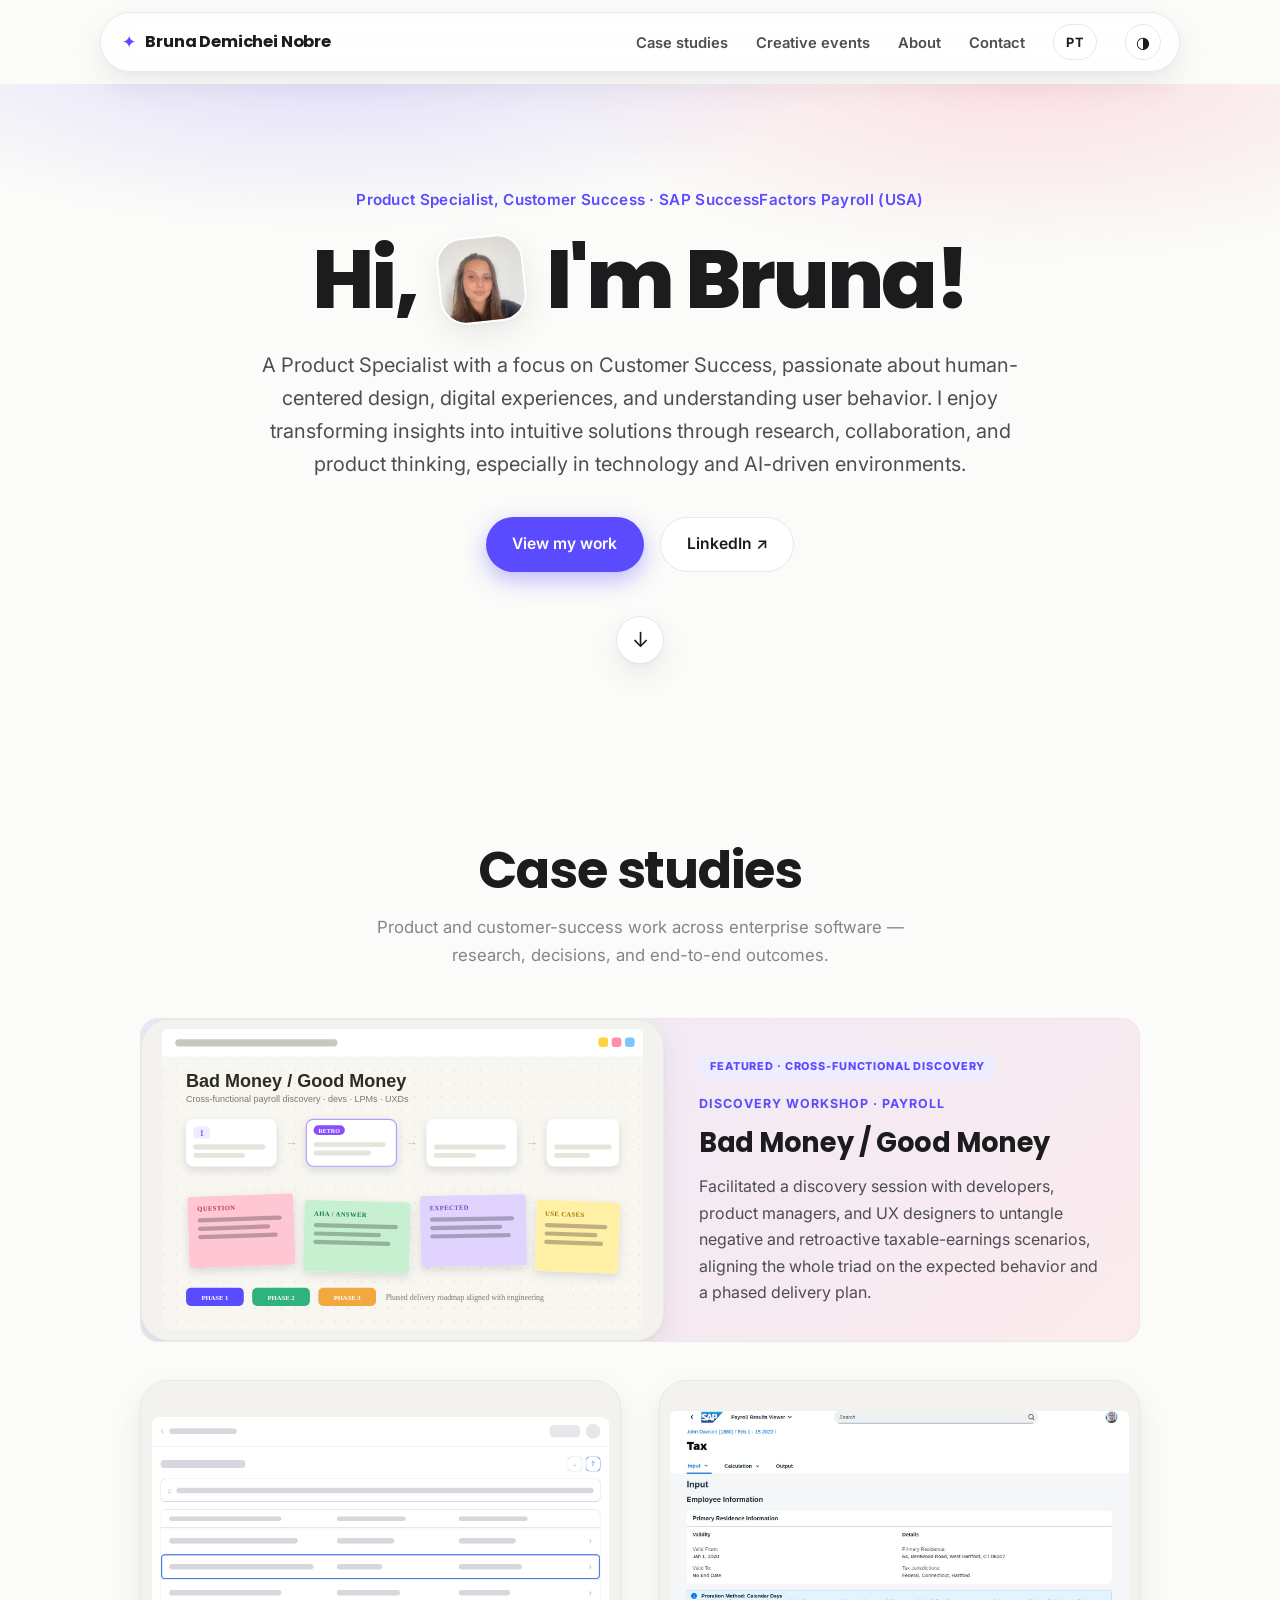
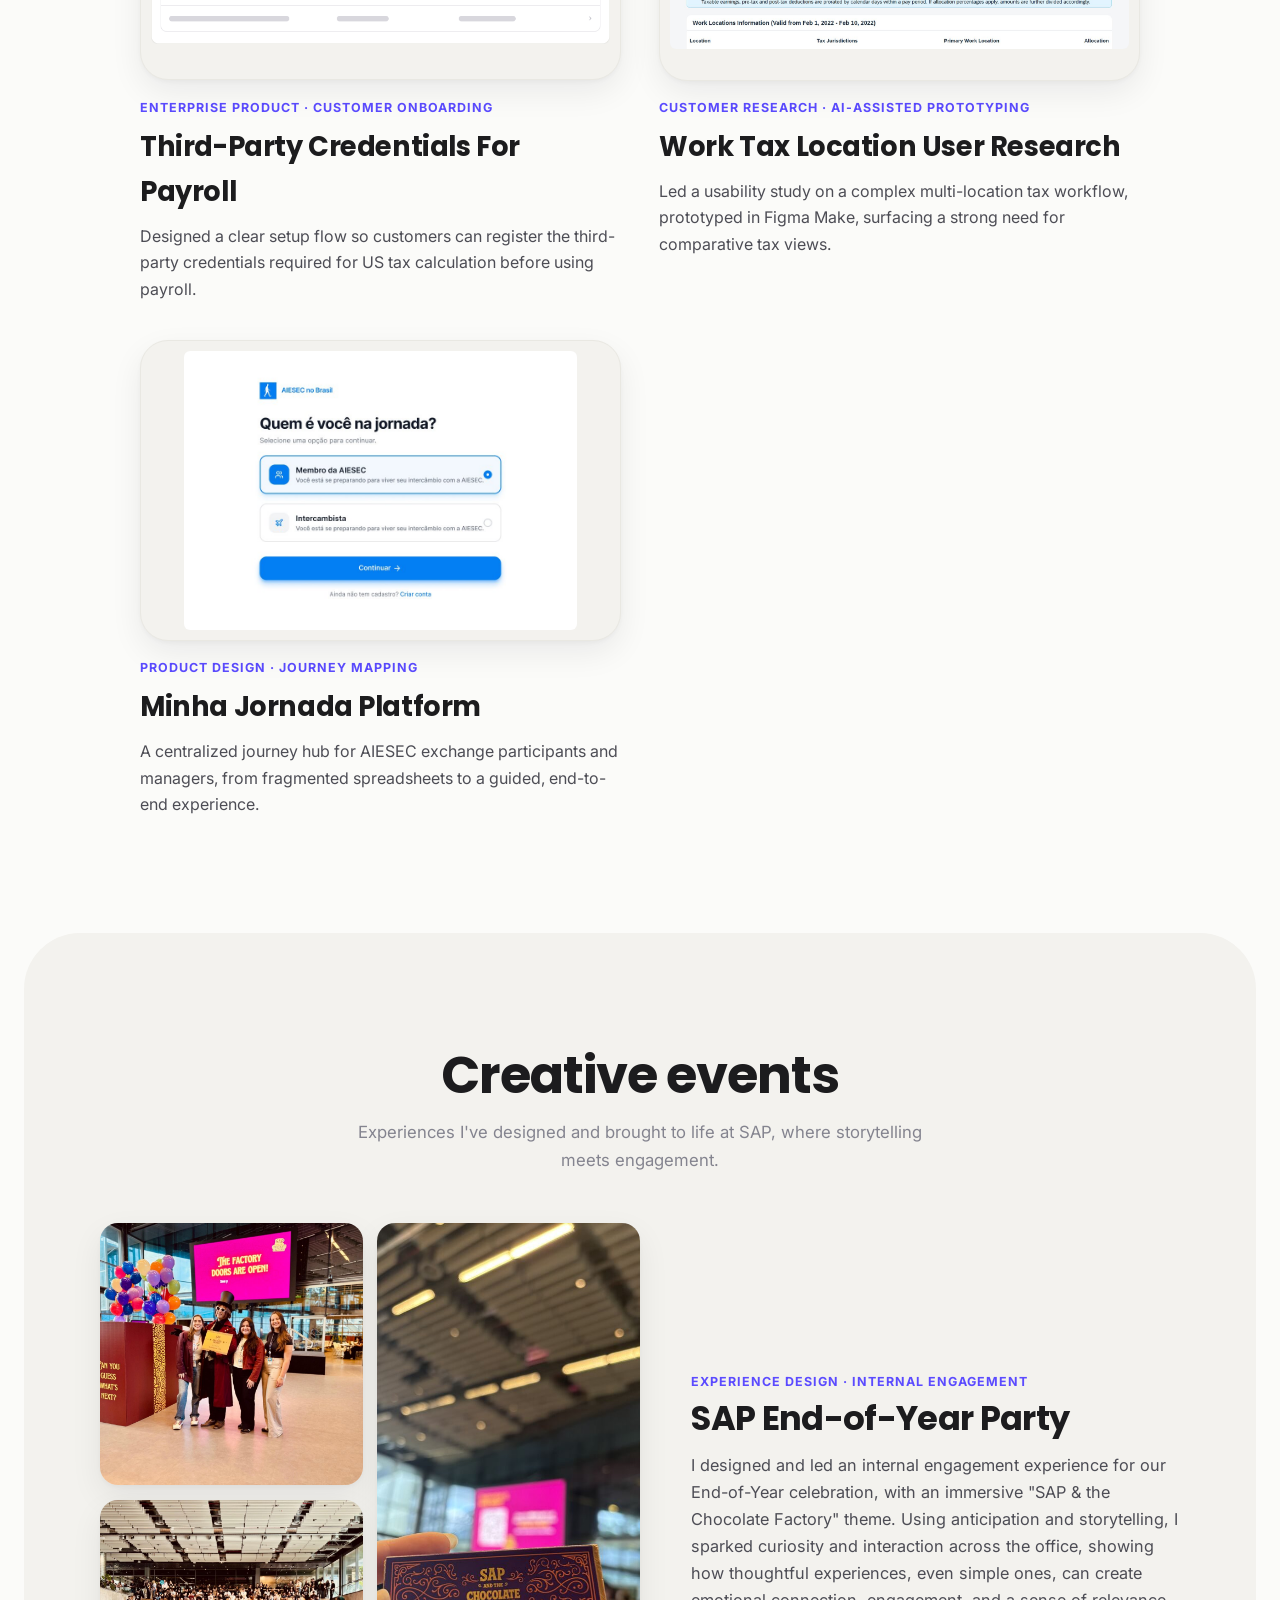
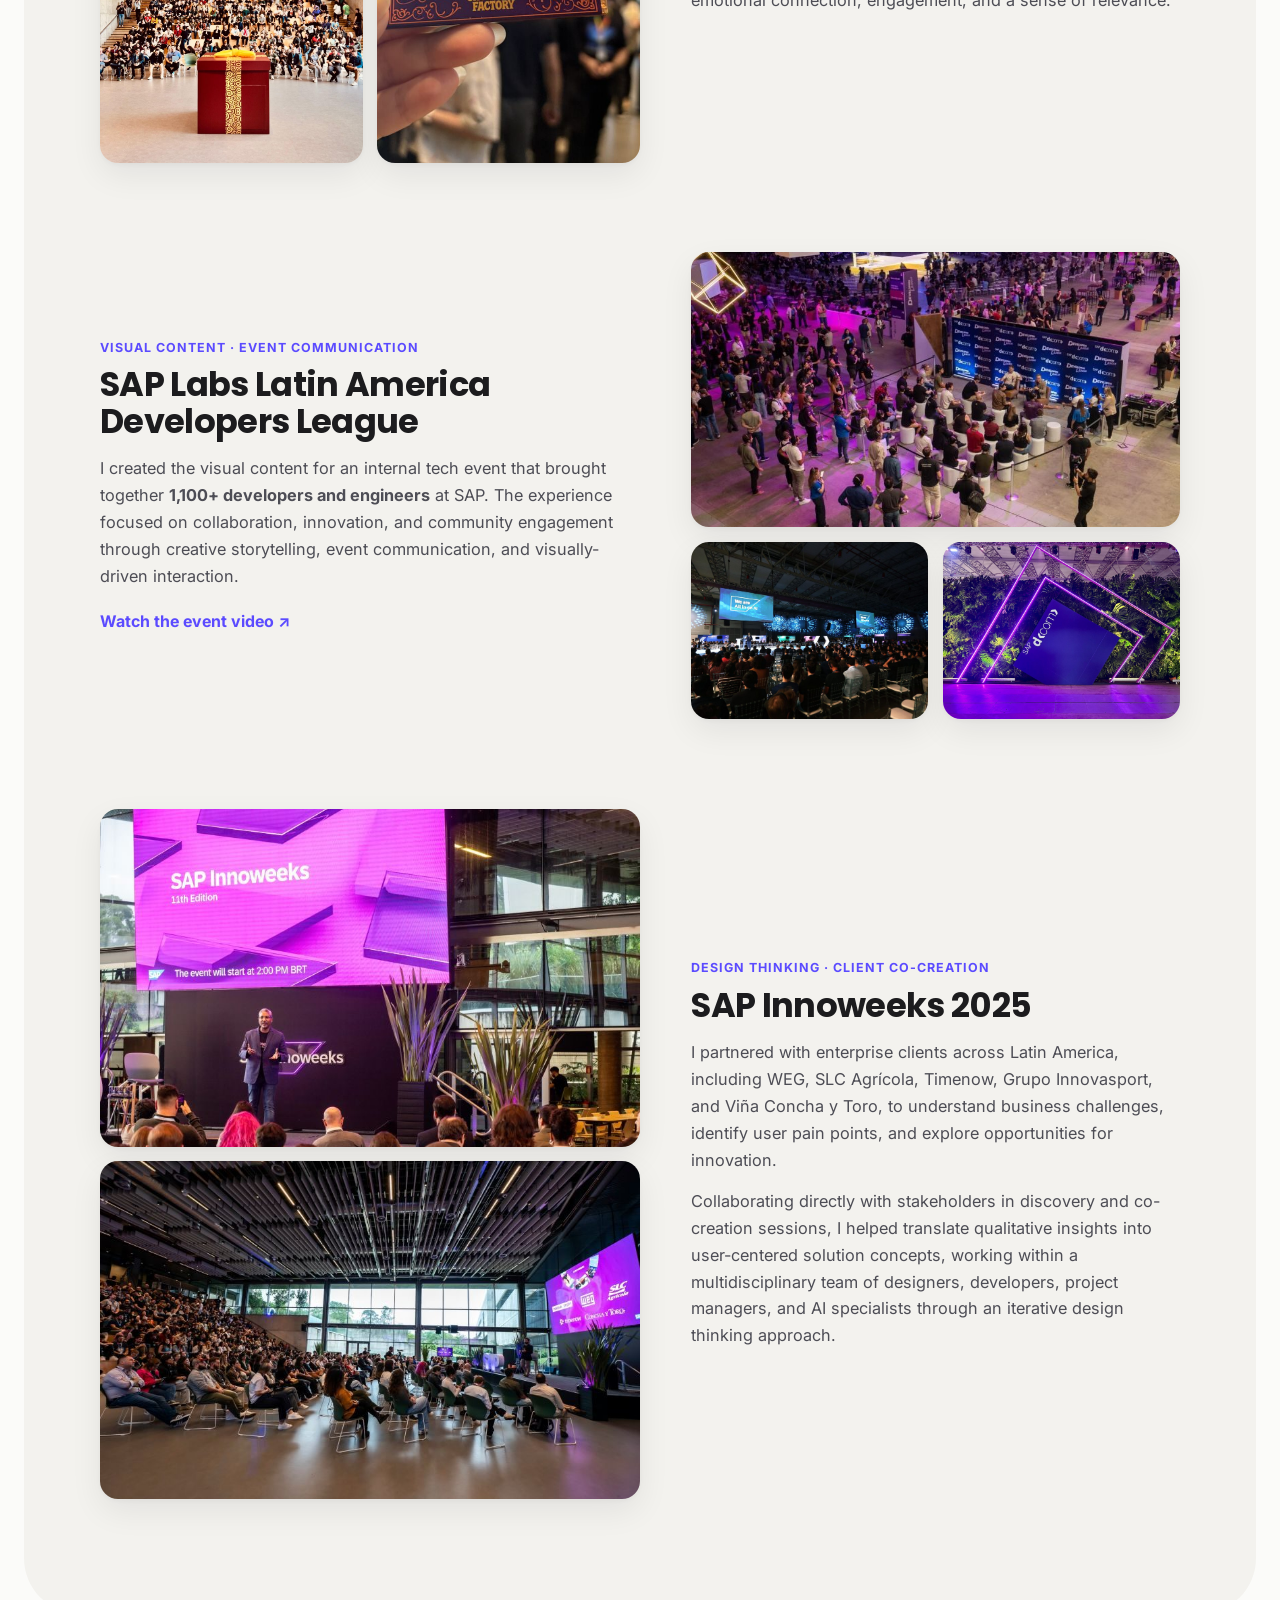
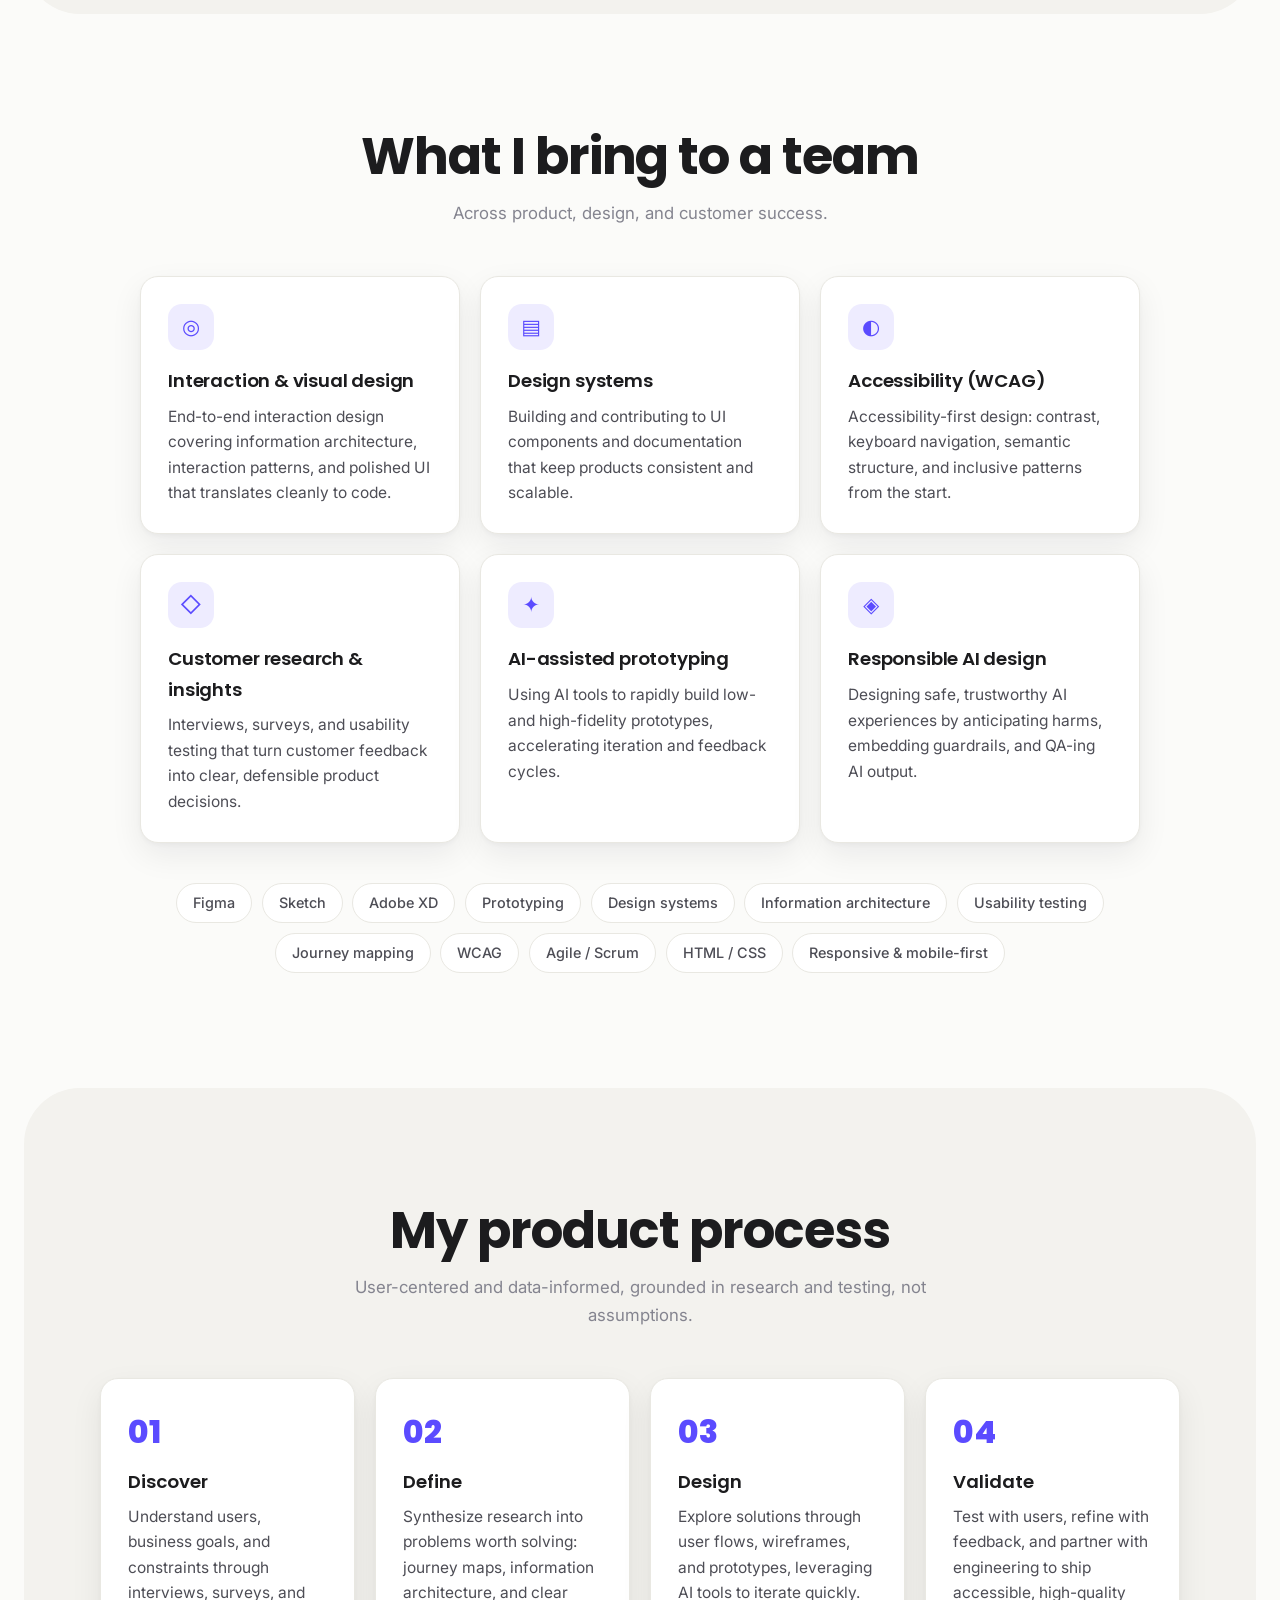
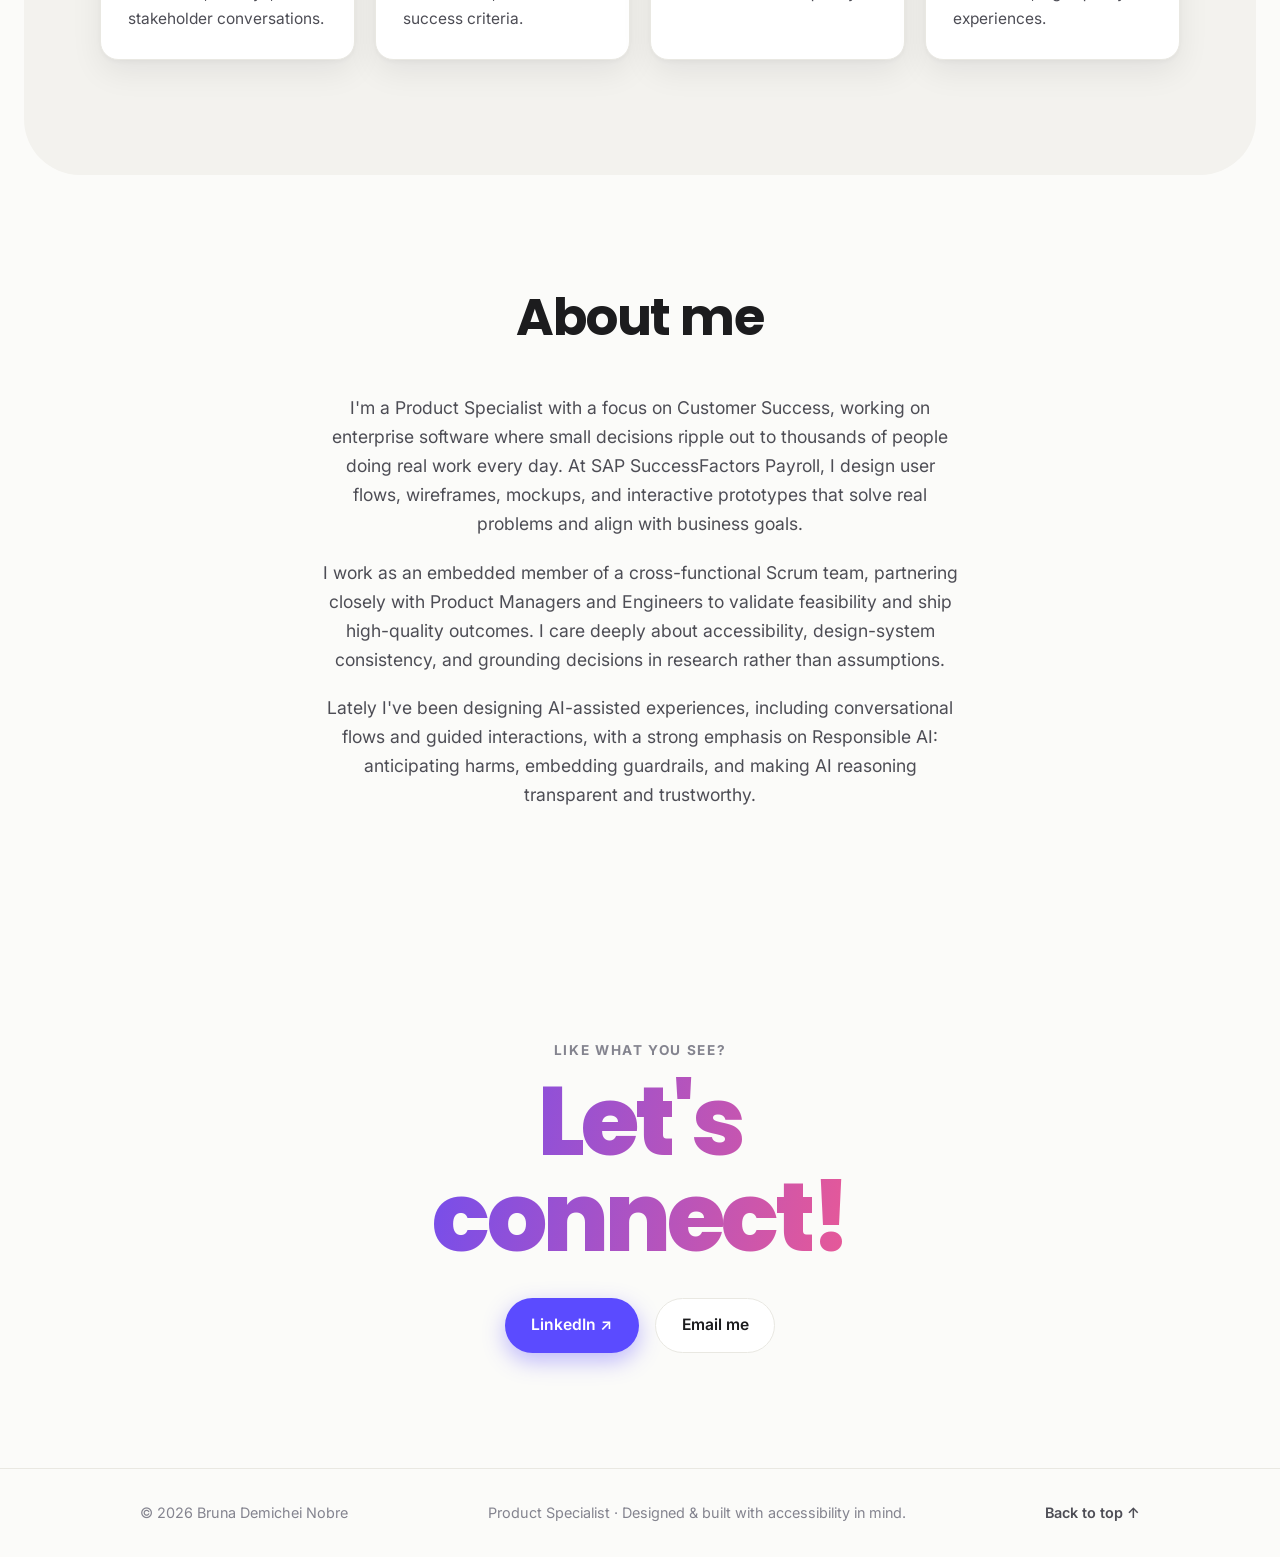
<file: index.html>
<!DOCTYPE html>
<html lang="en">
<head>
  <meta charset="UTF-8" />
  <meta name="viewport" content="width=device-width, initial-scale=1.0" />
  <meta name="description" content="Bruna Demichei Nobre · Product Specialist with a focus on Customer Success, working across enterprise software, design systems, accessibility, and AI-assisted experiences." />
  <meta name="author" content="Bruna Demichei Nobre" />
  <title>Bruna Demichei Nobre · Product Specialist</title>

  <!-- Open Graph (for nice link previews when shared) -->
  <meta property="og:title" content="Bruna Demichei Nobre · Product Specialist" />
  <meta property="og:description" content="User-centered design for enterprise software, design systems, accessibility, and AI-assisted experiences." />
  <meta property="og:type" content="website" />

  <link rel="preconnect" href="https://fonts.googleapis.com" />
  <link rel="preconnect" href="https://fonts.gstatic.com" crossorigin />
  <link href="https://fonts.googleapis.com/css2?family=Inter:wght@400;500;600;700&family=Poppins:wght@500;600;700;800&display=swap" rel="stylesheet" />
  <link rel="stylesheet" href="styles.css" />
  <link rel="icon" href="data:image/svg+xml,&lt;svg xmlns=%22http://www.w3.org/2000/svg%22 viewBox=%220 0 100 100%22&gt;&lt;text y=%22.9em%22 font-size=%2290%22&gt;✦&lt;/text&gt;&lt;/svg&gt;" />
</head>
<body>
  <a class="skip-link" href="#main" data-i18n="skip">Skip to content</a>

  <!-- ===== Header / Nav ===== -->
  <header class="site-header" id="top">
    <nav class="nav" aria-label="Primary">
      <a href="#top" class="nav__brand" aria-label="Home · Bruna Demichei Nobre">
        <span class="nav__mark" aria-hidden="true">✦</span>
        <span class="nav__name">Bruna Demichei&nbsp;Nobre</span>
      </a>

      <button class="nav__toggle" aria-expanded="false" aria-controls="nav-menu" aria-label="Open menu">
        <span class="nav__toggle-bar" aria-hidden="true"></span>
        <span class="nav__toggle-bar" aria-hidden="true"></span>
        <span class="nav__toggle-bar" aria-hidden="true"></span>
      </button>

      <ul class="nav__menu" id="nav-menu">
        <li><a href="#work" data-i18n="nav.work">Case studies</a></li>
        <li><a href="#events" data-i18n="nav.events">Creative events</a></li>
        <li><a href="#about" data-i18n="nav.about">About</a></li>
        <li><a href="#contact" data-i18n="nav.contact">Contact</a></li>
        <li>
          <button class="lang-toggle" id="lang-toggle" aria-label="Mudar para português" title="Português / English">
            <span class="lang-toggle__label" id="lang-toggle-label">PT</span>
          </button>
        </li>
        <li>
          <button class="theme-toggle" id="theme-toggle" aria-label="Switch to dark theme" title="Toggle theme">
            <span class="theme-toggle__icon" aria-hidden="true">◑</span>
          </button>
        </li>
      </ul>
    </nav>
  </header>

  <main id="main">
    <!-- ===== Hero ===== -->
    <section class="hero" aria-labelledby="hero-title">
      <div class="hero__inner">
        <p class="hero__eyebrow reveal" data-i18n="hero.eyebrow">Product Specialist, Customer Success · SAP SuccessFactors Payroll (USA)</p>
        <h1 class="hero__title reveal" id="hero-title" data-i18n-html="hero.title">
          Hi, <span class="hero__photo"><img src="assets/bruna-headshot.jpg" alt="" /></span> I'm Bruna!
        </h1>
        <p class="hero__lede reveal" data-i18n="hero.lede">
          A Product Specialist with a focus on Customer Success, passionate about human-centered design,
          digital experiences, and understanding user behavior. I enjoy transforming insights into
          intuitive solutions through research, collaboration, and product thinking, especially in
          technology and AI-driven environments.
        </p>
        <div class="hero__actions reveal">
          <a class="btn btn--primary" href="#work" data-i18n="hero.cta1">View my work</a>
          <a class="btn btn--ghost" href="https://www.linkedin.com/in/bruna-demichei-nobre" target="_blank" rel="noopener">
            LinkedIn ↗
          </a>
        </div>
        <a class="hero__scroll reveal" href="#work" aria-label="Scroll to work">↓</a>
      </div>
    </section>

    <!-- ===== Work / Case studies ===== -->
    <section class="section" id="work" aria-labelledby="work-title">
      <div class="section__head section__head--center reveal">
        <h2 class="section__title" id="work-title" data-i18n="work.title">Case studies</h2>
        <p class="section__sub" data-i18n="work.sub">Product and customer-success work across enterprise software — research, decisions, and end-to-end outcomes.</p>
      </div>

      <div class="grid grid--work">
        <!-- Featured: discovery session -->
        <a class="proj proj--feature reveal" href="case-bad-money.html">
          <span class="proj__media"><img src="assets/cases/bad-money-cover.svg" alt="Discovery board with sticky notes, a scenario flow, and phased roadmap for the Bad Money / Good Money payroll session" loading="lazy" /></span>
          <span class="proj__body">
            <span class="proj__badge" data-i18n="work.f.badge">Featured · Cross-functional discovery</span>
            <span class="proj__cat" data-i18n="work.f.cat">Discovery workshop · Payroll</span>
            <h3 class="proj__title" data-i18n="work.f.title">Bad Money / Good Money</h3>
            <p class="proj__desc" data-i18n="work.f.desc">Facilitated a discovery session with developers, product managers, and UX designers to untangle negative and retroactive taxable-earnings scenarios, aligning the whole triad on the expected behavior and a phased delivery plan.</p>
          </span>
        </a>

        <!-- Case study 1 -->
        <a class="proj reveal" href="case-payroll-credentials.html">
          <span class="proj__media"><img src="assets/cases/cred-wireframe.png" alt="Low-fidelity wireframe of the credentials setup screen" loading="lazy" /></span>
          <span class="proj__cat" data-i18n="work.c1.cat">Enterprise product · Customer onboarding</span>
          <h3 class="proj__title" data-i18n="work.c1.title">Third-Party Credentials For Payroll</h3>
          <p class="proj__desc" data-i18n="work.c1.desc">Designed a clear setup flow so customers can register the third-party credentials required for US tax calculation before using payroll.</p>
        </a>

        <!-- Case study 2 -->
        <a class="proj reveal" href="case-work-tax-location.html">
          <span class="proj__media"><img src="assets/cases/wtl-input.jpg" alt="Payroll Results Viewer showing tax input across multiple work locations" loading="lazy" /></span>
          <span class="proj__cat" data-i18n="work.c2.cat">Customer research · AI-assisted prototyping</span>
          <h3 class="proj__title" data-i18n="work.c2.title">Work Tax Location User Research</h3>
          <p class="proj__desc" data-i18n="work.c2.desc">Led a usability study on a complex multi-location tax workflow, prototyped in Figma Make, surfacing a strong need for comparative tax views.</p>
        </a>

        <!-- Case study 3 -->
        <a class="proj reveal" href="case-minha-jornada.html">
          <span class="proj__media"><img src="assets/cases/mj-perfil.jpg" alt="Role selection screen from the Minha Jornada platform" loading="lazy" /></span>
          <span class="proj__cat" data-i18n="work.c3.cat">Product design · Journey mapping</span>
          <h3 class="proj__title" data-i18n="work.c3.title">Minha Jornada Platform</h3>
          <p class="proj__desc" data-i18n="work.c3.desc">A centralized journey hub for AIESEC exchange participants and managers, from fragmented spreadsheets to a guided, end-to-end experience.</p>
        </a>

      </div>
    </section>

    <!-- ===== Creative events ===== -->
    <section class="section section--alt" id="events" aria-labelledby="events-title">
      <div class="section__head section__head--center reveal">
        <h2 class="section__title" id="events-title" data-i18n="events.title">Creative events</h2>
        <p class="section__sub" data-i18n="events.sub">Experiences I've designed and brought to life at SAP, where storytelling meets engagement.</p>
      </div>

      <div class="events">
        <!-- Event 1 — End-of-Year Party -->
        <article class="feature reveal">
          <div class="feature__gallery gallery--trio">
            <figure class="gphoto gphoto--a"><img src="assets/eoy-team.jpg" alt="Bruna and teammates posing with a Willy Wonka character at the SAP End-of-Year celebration" loading="lazy" /></figure>
            <figure class="gphoto gphoto--b"><img src="assets/eoy-giftbox.jpg" alt="A giant red gift box on stage in front of a large seated audience at the SAP End-of-Year event" loading="lazy" /></figure>
            <figure class="gphoto gphoto--c"><img src="assets/eoy-ticket.jpg" alt="Hand holding an ornate 'SAP and the Chocolate Factory' golden ticket" loading="lazy" /></figure>
          </div>
          <div class="feature__text">
            <span class="feature__cat" data-i18n="ev1.cat">Experience design · Internal engagement</span>
            <h3 data-i18n="ev1.title">SAP End-of-Year Party</h3>
            <p data-i18n="ev1.body">
              I designed and led an internal engagement experience for our End-of-Year celebration,
              with an immersive "SAP &amp; the Chocolate Factory" theme. Using anticipation and storytelling,
              I sparked curiosity and interaction across the office, showing how thoughtful experiences,
              even simple ones, can create emotional connection, engagement, and a sense of relevance.
            </p>
          </div>
        </article>

        <!-- Event 2 — Developers League -->
        <article class="feature feature--reverse reveal">
          <div class="feature__gallery gallery--stack">
            <figure class="gphoto"><img src="assets/devleague.jpg" alt="A crowd gathered around a stage under purple lighting at the SAP Labs Latin America Developers League" loading="lazy" /></figure>
            <figure class="gphoto"><img src="assets/devleague-ai.jpg" alt="Large auditorium with a 'We are all in on AI' screen and blue stage lighting at the Developers League" loading="lazy" /></figure>
            <figure class="gphoto"><img src="assets/devleague-dcom.jpg" alt="Purple-lit SAP d.com stage set against a wall of greenery at the Developers League" loading="lazy" /></figure>
          </div>
          <div class="feature__text">
            <span class="feature__cat" data-i18n="ev2.cat">Visual content · Event communication</span>
            <h3 data-i18n="ev2.title">SAP Labs Latin America Developers League</h3>
            <p data-i18n-html="ev2.body">
              I created the visual content for an internal tech event that brought together
              <strong>1,100+ developers and engineers</strong> at SAP. The experience focused on
              collaboration, innovation, and community engagement through creative storytelling,
              event communication, and visually-driven interaction.
            </p>
            <a class="feature__link" href="https://www.linkedin.com/posts/dennison-john-ab6b56102_saplabsla-innovation-community-ugcPost-7313632985470148608-ONeY" target="_blank" rel="noopener" data-i18n="ev2.link">Watch the event video ↗</a>
          </div>
        </article>

        <!-- Event 3 — Innoweeks -->
        <article class="feature reveal">
          <div class="feature__gallery gallery--duo">
            <figure class="gphoto"><img src="assets/innoweeks-stage.jpg" alt="Speaker on stage in front of a large 'SAP Innoweeks 11th Edition' screen" loading="lazy" /></figure>
            <figure class="gphoto"><img src="assets/innoweeks-crowd.jpg" alt="Audience seated facing a stage displaying enterprise client logos at SAP Innoweeks" loading="lazy" /></figure>
          </div>
          <div class="feature__text">
            <span class="feature__cat" data-i18n="ev3.cat">Design thinking · Client co-creation</span>
            <h3 data-i18n="ev3.title">SAP Innoweeks 2025</h3>
            <p data-i18n="ev3.body1">
              I partnered with enterprise clients across Latin America, including WEG, SLC Agrícola,
              Timenow, Grupo Innovasport, and Viña Concha y Toro, to understand business challenges,
              identify user pain points, and explore opportunities for innovation.
            </p>
            <p data-i18n="ev3.body2">
              Collaborating directly with stakeholders in discovery and co-creation sessions, I helped
              translate qualitative insights into user-centered solution concepts, working within a
              multidisciplinary team of designers, developers, project managers, and AI specialists
              through an iterative design thinking approach.
            </p>
          </div>
        </article>
      </div>
    </section>

    <!-- ===== Expertise ===== -->
    <section class="section" id="expertise" aria-labelledby="expertise-title">
      <div class="section__head section__head--center reveal">
        <h2 class="section__title" id="expertise-title" data-i18n="exp.title">What I bring to a team</h2>
        <p class="section__sub" data-i18n="exp.sub">Across product, design, and customer success.</p>
      </div>

      <div class="grid grid--cards">
        <article class="card reveal">
          <span class="card__icon" aria-hidden="true">◎</span>
          <h3 data-i18n="exp.c1.title">Interaction &amp; visual design</h3>
          <p data-i18n="exp.c1.desc">End-to-end interaction design covering information architecture, interaction patterns, and polished UI that translates cleanly to code.</p>
        </article>
        <article class="card reveal">
          <span class="card__icon" aria-hidden="true">▤</span>
          <h3 data-i18n="exp.c2.title">Design systems</h3>
          <p data-i18n="exp.c2.desc">Building and contributing to UI components and documentation that keep products consistent and scalable.</p>
        </article>
        <article class="card reveal">
          <span class="card__icon" aria-hidden="true">◐</span>
          <h3 data-i18n="exp.c3.title">Accessibility (WCAG)</h3>
          <p data-i18n="exp.c3.desc">Accessibility-first design: contrast, keyboard navigation, semantic structure, and inclusive patterns from the start.</p>
        </article>
        <article class="card reveal">
          <span class="card__icon" aria-hidden="true">◇</span>
          <h3 data-i18n="exp.c4.title">Customer research &amp; insights</h3>
          <p data-i18n="exp.c4.desc">Interviews, surveys, and usability testing that turn customer feedback into clear, defensible product decisions.</p>
        </article>
        <article class="card reveal">
          <span class="card__icon" aria-hidden="true">✦</span>
          <h3 data-i18n="exp.c5.title">AI-assisted prototyping</h3>
          <p data-i18n="exp.c5.desc">Using AI tools to rapidly build low- and high-fidelity prototypes, accelerating iteration and feedback cycles.</p>
        </article>
        <article class="card reveal">
          <span class="card__icon" aria-hidden="true">◈</span>
          <h3 data-i18n="exp.c6.title">Responsible AI design</h3>
          <p data-i18n="exp.c6.desc">Designing safe, trustworthy AI experiences by anticipating harms, embedding guardrails, and QA-ing AI output.</p>
        </article>
      </div>

      <div class="tools reveal" aria-label="Tools and methods">
        <ul class="chips">
          <li>Figma</li>
          <li>Sketch</li>
          <li>Adobe XD</li>
          <li data-i18n="chip.prototyping">Prototyping</li>
          <li data-i18n="chip.designsystems">Design systems</li>
          <li data-i18n="chip.ia">Information architecture</li>
          <li data-i18n="chip.usability">Usability testing</li>
          <li data-i18n="chip.journey">Journey mapping</li>
          <li>WCAG</li>
          <li data-i18n="chip.agile">Agile / Scrum</li>
          <li>HTML / CSS</li>
          <li data-i18n="chip.responsive">Responsive &amp; mobile-first</li>
        </ul>
      </div>
    </section>

    <!-- ===== Process ===== -->
    <section class="section section--alt" id="process" aria-labelledby="process-title">
      <div class="section__head section__head--center reveal">
        <h2 class="section__title" id="process-title" data-i18n="proc.title">My product process</h2>
        <p class="section__sub" data-i18n="proc.sub">User-centered and data-informed, grounded in research and testing, not assumptions.</p>
      </div>

      <ol class="grid grid--process">
        <li class="process__step reveal">
          <span class="process__num">01</span>
          <h3 data-i18n="proc.s1t">Discover</h3>
          <p data-i18n="proc.s1d">Understand users, business goals, and constraints through interviews, surveys, and stakeholder conversations.</p>
        </li>
        <li class="process__step reveal">
          <span class="process__num">02</span>
          <h3 data-i18n="proc.s2t">Define</h3>
          <p data-i18n="proc.s2d">Synthesize research into problems worth solving: journey maps, information architecture, and clear success criteria.</p>
        </li>
        <li class="process__step reveal">
          <span class="process__num">03</span>
          <h3 data-i18n="proc.s3t">Design</h3>
          <p data-i18n="proc.s3d">Explore solutions through user flows, wireframes, and prototypes, leveraging AI tools to iterate quickly.</p>
        </li>
        <li class="process__step reveal">
          <span class="process__num">04</span>
          <h3 data-i18n="proc.s4t">Validate</h3>
          <p data-i18n="proc.s4d">Test with users, refine with feedback, and partner with engineering to ship accessible, high-quality experiences.</p>
        </li>
      </ol>
    </section>

    <!-- ===== About ===== -->
    <section class="section about" id="about" aria-labelledby="about-title">
      <div class="section__head section__head--center reveal">
        <h2 class="section__title" id="about-title" data-i18n="about.title">About me</h2>
      </div>
      <div class="about__body reveal">
        <p data-i18n="about.p1">
          I'm a Product Specialist with a focus on Customer Success, working on enterprise software where
          small decisions ripple out to thousands of people doing real work every day. At SAP
          SuccessFactors Payroll, I design user flows, wireframes, mockups, and interactive prototypes
          that solve real problems and align with business goals.
        </p>
        <p data-i18n="about.p2">
          I work as an embedded member of a cross-functional Scrum team, partnering closely with Product
          Managers and Engineers to validate feasibility and ship high-quality outcomes. I care deeply
          about accessibility, design-system consistency, and grounding decisions in research rather than
          assumptions.
        </p>
        <p data-i18n="about.p3">
          Lately I've been designing AI-assisted experiences, including conversational flows and guided
          interactions, with a strong emphasis on Responsible AI: anticipating harms, embedding guardrails, and making
          AI reasoning transparent and trustworthy.
        </p>
      </div>
    </section>

    <!-- ===== Contact ===== -->
    <section class="section contact" id="contact" aria-labelledby="contact-title">
      <div class="contact__inner reveal">
        <p class="contact__kicker" data-i18n="contact.kicker">Like what you see?</p>
        <h2 class="contact__title" id="contact-title" data-i18n="contact.title">Let's connect!</h2>
        <div class="contact__actions">
          <a class="btn btn--primary" href="https://www.linkedin.com/in/bruna-demichei-nobre" target="_blank" rel="noopener">
            LinkedIn ↗
          </a>
          <a class="btn btn--ghost" href="mailto:brunademichei01@gmail.com" data-i18n="contact.email">Email me</a>
        </div>
      </div>
    </section>
  </main>

  <footer class="site-footer">
    <div class="site-footer__inner">
      <p>© <span id="year"></span> Bruna Demichei Nobre</p>
      <p class="site-footer__meta" data-i18n="footer.meta">Product Specialist · Designed &amp; built with accessibility in mind.</p>
      <a href="#top" class="site-footer__top" data-i18n="footer.top">Back to top ↑</a>
    </div>
  </footer>

  <script>
    window.PT = {
      "skip": "Pular para o conteúdo",
      "nav.work": "Cases",
      "nav.events": "Eventos criativos",
      "nav.about": "Sobre",
      "nav.contact": "Contato",

      "hero.eyebrow": "Product Specialist, Customer Success · SAP SuccessFactors Payroll (EUA)",
      "hero.title": "Oi, <span class=\"hero__photo\"><img src=\"assets/bruna-headshot.jpg\" alt=\"\" /></span> eu sou a Bruna!",
      "hero.lede": "Product Specialist com foco em Customer Success, apaixonada por design centrado no ser humano, experiências digitais e pela compreensão do comportamento das pessoas. Gosto de transformar insights em soluções intuitivas por meio de pesquisa, colaboração e product thinking, especialmente em ambientes de tecnologia e IA.",
      "hero.cta1": "Ver meu trabalho",

      "work.title": "Cases",
      "work.sub": "Trabalho de produto e Customer Success em software enterprise — pesquisa, decisões e resultados de ponta a ponta.",
      "work.f.badge": "Destaque · Discovery multifuncional",
      "work.f.cat": "Workshop de discovery · Folha de pagamento",
      "work.f.title": "Bad Money / Good Money",
      "work.f.desc": "Facilitei uma sessão de discovery com desenvolvedores, product managers e UX designers para desvendar cenários de valores tributáveis negativos e retroativos, alinhando todo o trio sobre o comportamento esperado e um plano de entrega faseado.",
      "work.c1.cat": "Produto enterprise · Onboarding do cliente",
      "work.c1.title": "Credenciais de Terceiros para Folha de Pagamento",
      "work.c1.desc": "Desenhei um fluxo de configuração claro para que os clientes registrem as credenciais de terceiros necessárias ao cálculo de impostos nos EUA antes de usar a folha.",
      "work.c2.cat": "Pesquisa com clientes · Prototipagem com IA",
      "work.c2.title": "Pesquisa de Usuário: Work Tax Location",
      "work.c2.desc": "Conduzi um estudo de usabilidade sobre um fluxo tributário complexo com múltiplas localizações, prototipado no Figma Make, revelando uma forte necessidade de visões comparativas de impostos.",
      "work.c3.cat": "Design de produto · Mapeamento de jornada",
      "work.c3.title": "Plataforma Minha Jornada",
      "work.c3.desc": "Um hub central de jornada para participantes de intercâmbio e gestores da AIESEC, saindo de planilhas fragmentadas para uma experiência guiada de ponta a ponta.",

      "events.title": "Eventos criativos",
      "events.sub": "Experiências que desenhei e realizei na SAP, onde storytelling encontra engajamento.",
      "ev1.cat": "Design de experiência · Engajamento interno",
      "ev1.title": "Festa de Fim de Ano da SAP",
      "ev1.body": "Desenhei e conduzi uma experiência de engajamento interno para a nossa celebração de fim de ano, com um tema imersivo de \"SAP &amp; a Fábrica de Chocolate\". Usando expectativa e storytelling, despertei curiosidade e interação por todo o escritório, mostrando como experiências bem pensadas, mesmo as simples, podem criar conexão emocional, engajamento e senso de relevância.",
      "ev2.cat": "Conteúdo visual · Comunicação de eventos",
      "ev2.title": "SAP Labs Latin America Developers League",
      "ev2.body": "Criei o conteúdo visual para um evento interno de tecnologia que reuniu <strong>1.100+ desenvolvedores e engenheiros</strong> na SAP. A experiência focou em colaboração, inovação e engajamento da comunidade por meio de storytelling criativo, comunicação de eventos e interação orientada ao visual.",
      "ev2.link": "Ver o vídeo do evento ↗",
      "ev3.cat": "Design thinking · Co-criação com clientes",
      "ev3.title": "SAP Innoweeks 2025",
      "ev3.body1": "Fiz parceria com clientes enterprise da América Latina, incluindo WEG, SLC Agrícola, Timenow, Grupo Innovasport e Viña Concha y Toro, para entender desafios de negócio, identificar dores dos usuários e explorar oportunidades de inovação.",
      "ev3.body2": "Colaborando diretamente com stakeholders em sessões de discovery e co-criação, ajudei a traduzir insights qualitativos em conceitos de solução centrados no usuário, dentro de um time multidisciplinar de designers, desenvolvedores, gerentes de projeto e especialistas em IA, por meio de uma abordagem iterativa de design thinking.",

      "exp.title": "O que eu trago para um time",
      "exp.sub": "De produto e design a Customer Success.",
      "exp.c1.title": "Design de interação &amp; visual",
      "exp.c1.desc": "Design de interação de ponta a ponta, cobrindo arquitetura da informação, padrões de interação e UI polida que se traduz facilmente em código.",
      "exp.c2.title": "Design systems",
      "exp.c2.desc": "Construção e contribuição para componentes de UI e documentação que mantêm os produtos consistentes e escaláveis.",
      "exp.c3.title": "Acessibilidade (WCAG)",
      "exp.c3.desc": "Design com acessibilidade em primeiro lugar: contraste, navegação por teclado, estrutura semântica e padrões inclusivos desde o início.",
      "exp.c4.title": "Pesquisa e insights de clientes",
      "exp.c4.desc": "Entrevistas, questionários e testes de usabilidade que transformam o feedback dos clientes em decisões de produto claras e defensáveis.",
      "exp.c5.title": "Prototipagem com IA",
      "exp.c5.desc": "Uso de ferramentas de IA para construir rapidamente protótipos de baixa e alta fidelidade, acelerando ciclos de iteração e feedback.",
      "exp.c6.title": "Design de IA responsável",
      "exp.c6.desc": "Desenho de experiências de IA seguras e confiáveis, antecipando riscos, embutindo guardrails e revisando as saídas da IA.",

      "chip.prototyping": "Prototipagem",
      "chip.designsystems": "Design systems",
      "chip.ia": "Arquitetura da informação",
      "chip.usability": "Testes de usabilidade",
      "chip.journey": "Mapeamento de jornada",
      "chip.agile": "Agile / Scrum",
      "chip.responsive": "Responsivo &amp; mobile-first",

      "proc.title": "Meu processo de produto",
      "proc.sub": "Centrado no usuário e orientado por dados, baseado em pesquisa e testes, não em suposições.",
      "proc.s1t": "Descobrir",
      "proc.s1d": "Entender usuários, objetivos de negócio e restrições por meio de entrevistas, questionários e conversas com stakeholders.",
      "proc.s2t": "Definir",
      "proc.s2d": "Sintetizar a pesquisa em problemas que valem a pena resolver: mapas de jornada, arquitetura da informação e critérios de sucesso claros.",
      "proc.s3t": "Desenhar",
      "proc.s3d": "Explorar soluções por meio de user flows, wireframes e protótipos, usando ferramentas de IA para iterar rapidamente.",
      "proc.s4t": "Validar",
      "proc.s4d": "Testar com usuários, refinar com feedback e trabalhar junto à engenharia para entregar experiências acessíveis e de alta qualidade.",

      "about.title": "Sobre mim",
      "about.p1": "Sou Product Specialist com foco em Customer Success, atuando em software enterprise onde pequenas decisões impactam milhares de pessoas em seu trabalho diário. Na SAP SuccessFactors Payroll, desenho user flows, wireframes, mockups e protótipos interativos que resolvem problemas reais e se alinham aos objetivos de negócio.",
      "about.p2": "Atuo como membro integrado de um time Scrum multifuncional, em parceria próxima com Product Managers e Engenheiros para validar viabilidade e entregar resultados de alta qualidade. Me importo profundamente com acessibilidade, consistência de design system e com fundamentar decisões em pesquisa, não em suposições.",
      "about.p3": "Recentemente venho desenhando experiências assistidas por IA, incluindo fluxos conversacionais e interações guiadas, com forte ênfase em IA responsável: antecipando riscos, embutindo guardrails e tornando o raciocínio da IA transparente e confiável.",

      "contact.kicker": "Gostou do que viu?",
      "contact.title": "Vamos conversar!",
      "contact.email": "Enviar e-mail",

      "footer.meta": "Product Specialist · Desenhado &amp; construído com acessibilidade em mente.",
      "footer.top": "Voltar ao topo ↑"
    };
  </script>
  <script src="script.js"></script>
</body>
</html>
</file>
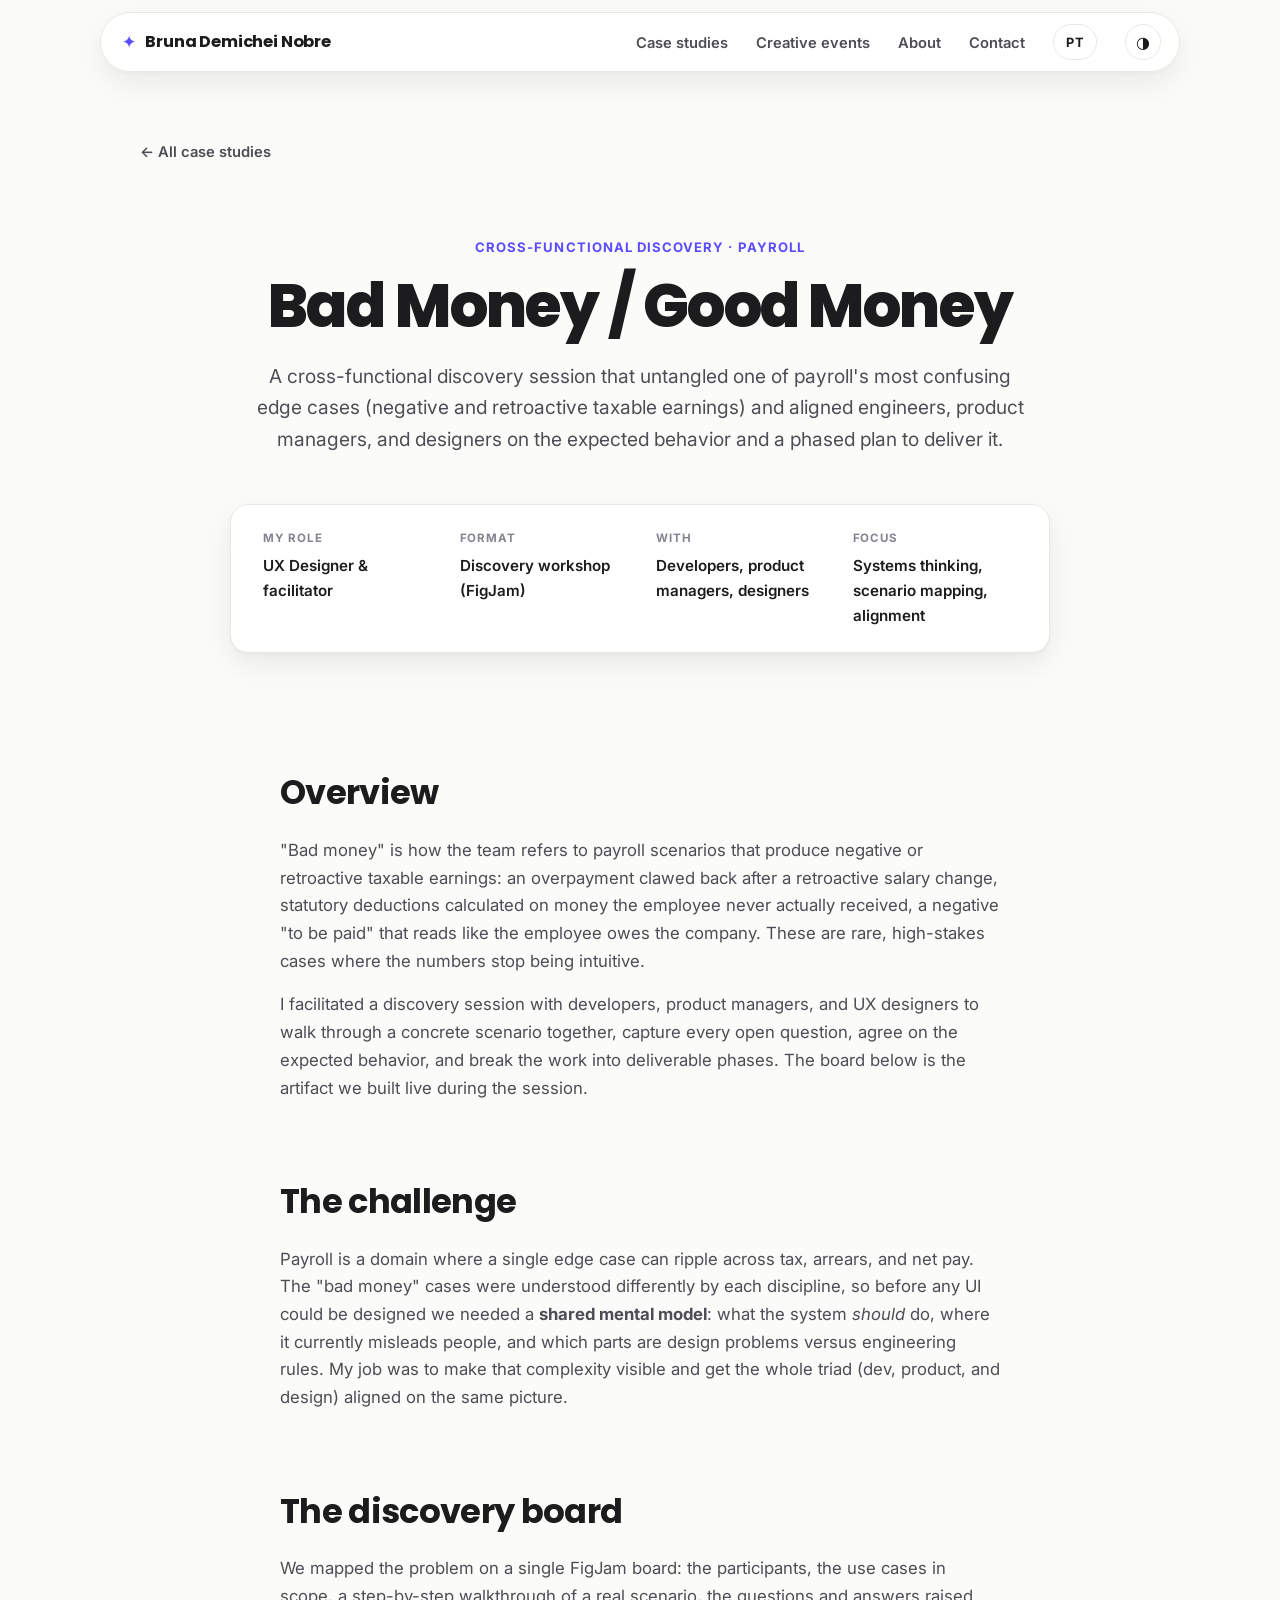
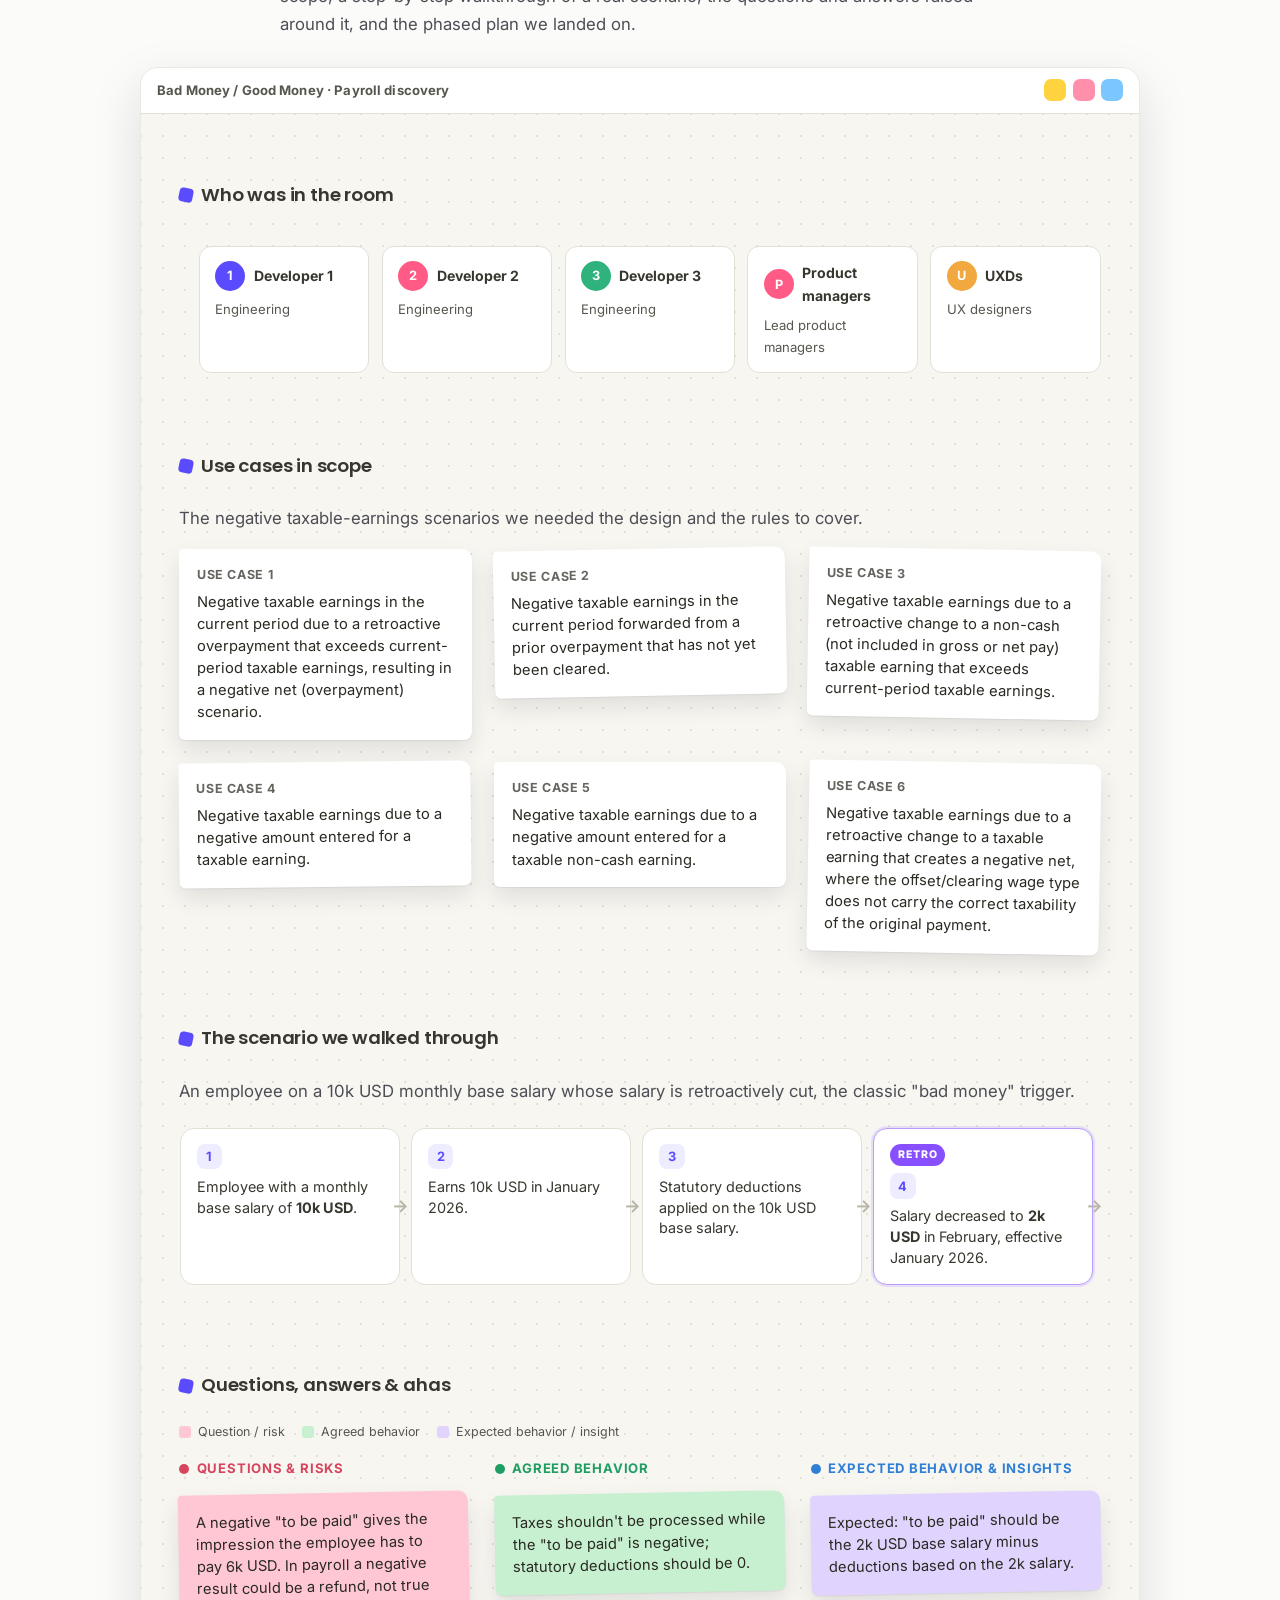
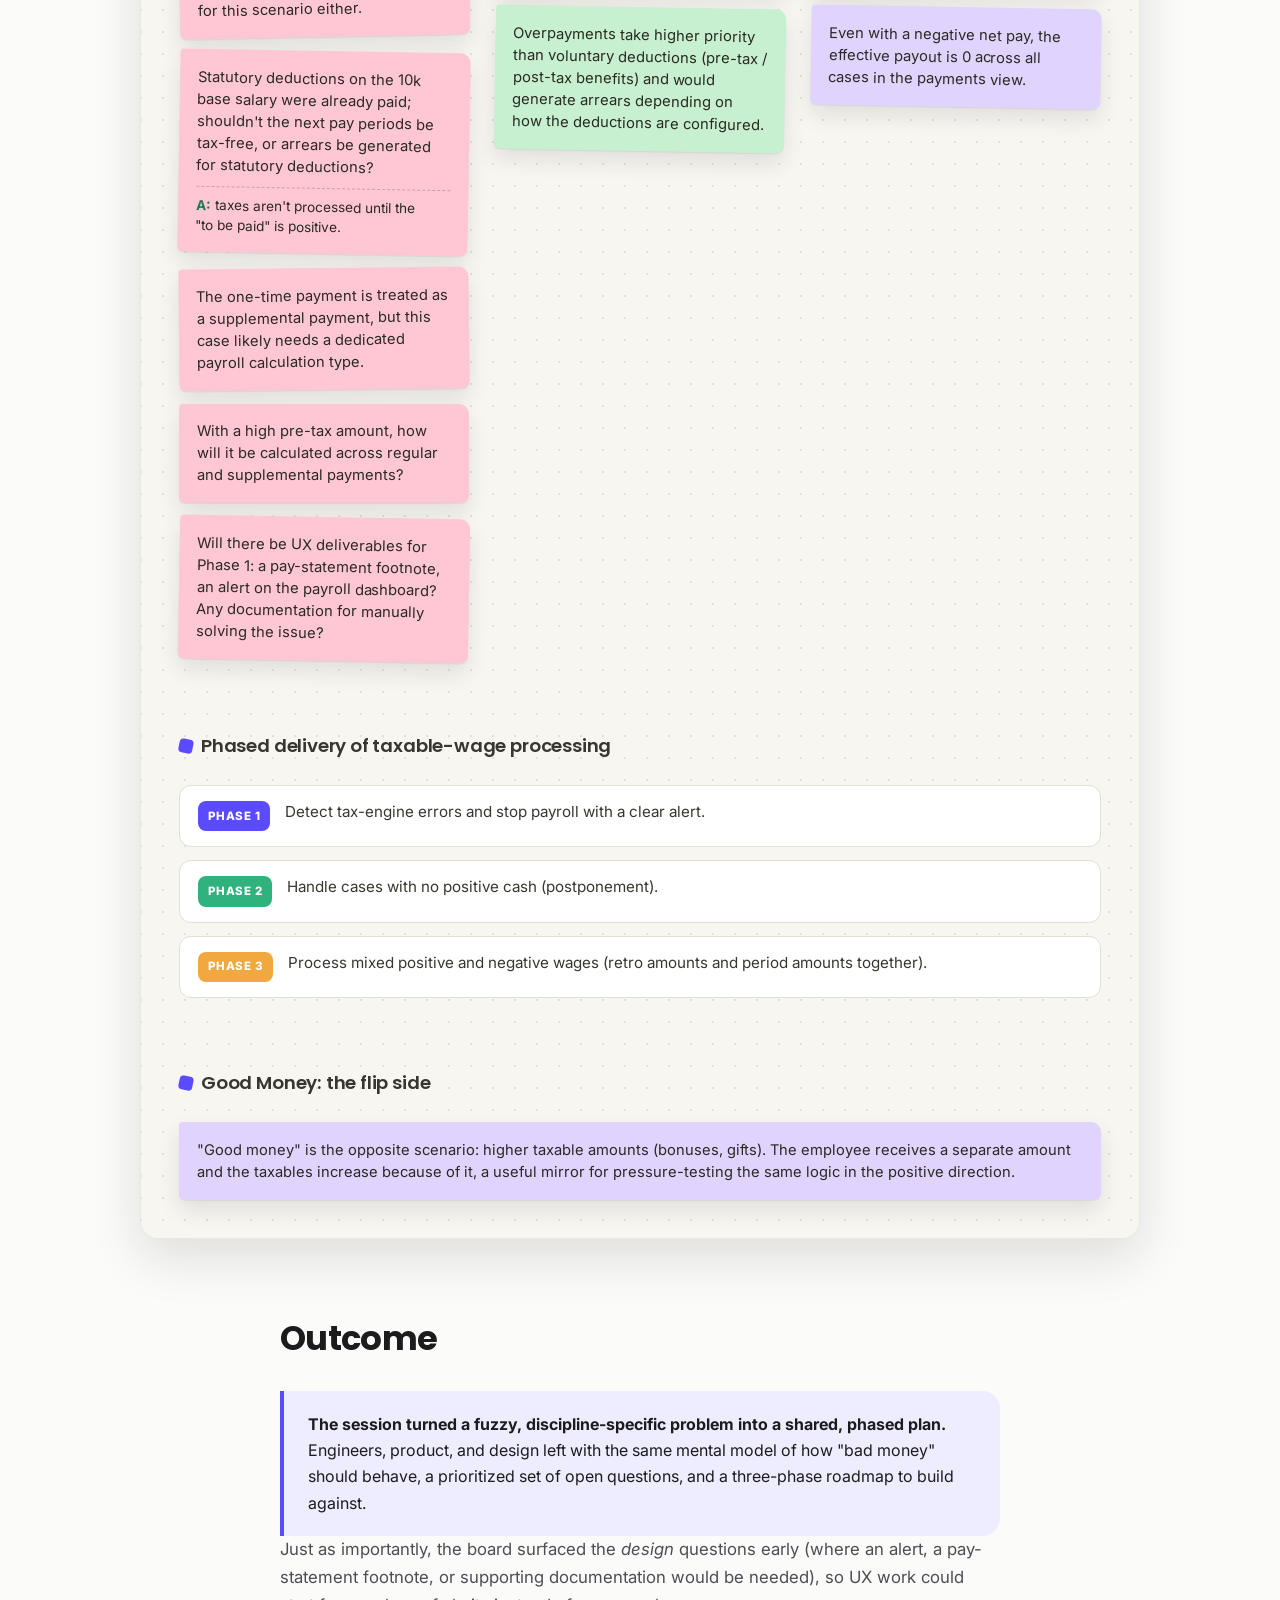
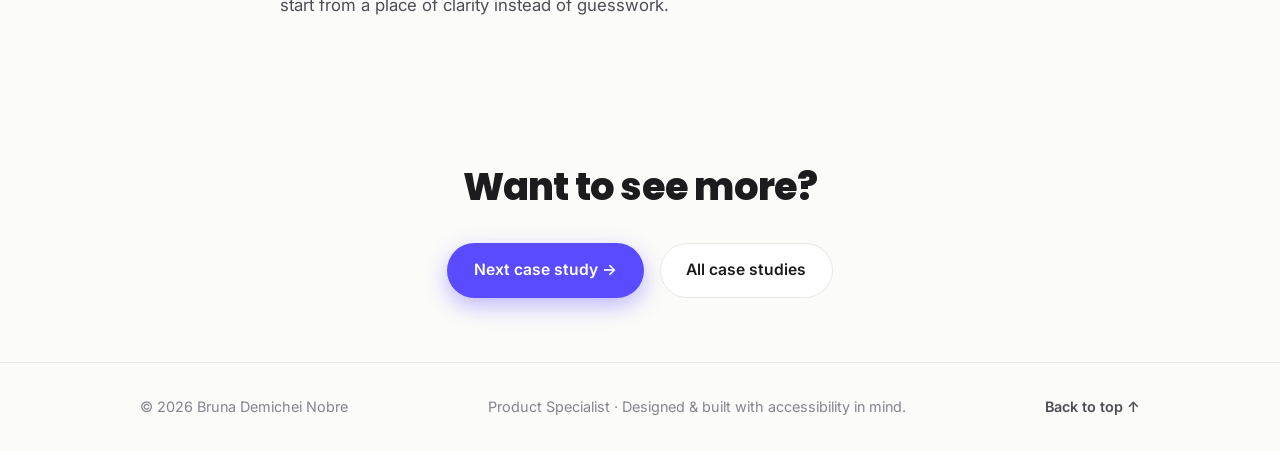
<file: case-bad-money.html>
<!DOCTYPE html>
<html lang="en">
<head>
  <meta charset="UTF-8" />
  <meta name="viewport" content="width=device-width, initial-scale=1.0" />
  <meta name="description" content="Case study: a cross-functional discovery session mapping negative and retroactive taxable-earnings scenarios in payroll, aligning developers, product managers, and designers on the expected behavior and a phased delivery." />
  <meta name="author" content="Bruna Demichei Nobre" />
  <title>Bad Money / Good Money · Payroll discovery · Bruna Demichei Nobre</title>

  <link rel="preconnect" href="https://fonts.googleapis.com" />
  <link rel="preconnect" href="https://fonts.gstatic.com" crossorigin />
  <link href="https://fonts.googleapis.com/css2?family=Inter:wght@400;500;600;700&family=Poppins:wght@500;600;700;800&display=swap" rel="stylesheet" />
  <link rel="stylesheet" href="styles.css" />
  <link rel="icon" href="data:image/svg+xml,&lt;svg xmlns=%22http://www.w3.org/2000/svg%22 viewBox=%220 0 100 100%22&gt;&lt;text y=%22.9em%22 font-size=%2290%22&gt;✦&lt;/text&gt;&lt;/svg&gt;" />
</head>
<body>
  <a class="skip-link" href="#main" data-i18n="skip">Skip to content</a>

  <header class="site-header" id="top">
    <nav class="nav" aria-label="Primary">
      <a href="index.html" class="nav__brand" aria-label="Home · Bruna Demichei Nobre">
        <span class="nav__mark" aria-hidden="true">✦</span>
        <span class="nav__name">Bruna Demichei&nbsp;Nobre</span>
      </a>

      <button class="nav__toggle" aria-expanded="false" aria-controls="nav-menu" aria-label="Open menu">
        <span class="nav__toggle-bar" aria-hidden="true"></span>
        <span class="nav__toggle-bar" aria-hidden="true"></span>
        <span class="nav__toggle-bar" aria-hidden="true"></span>
      </button>

      <ul class="nav__menu" id="nav-menu">
        <li><a href="index.html#work" data-i18n="nav.work">Case studies</a></li>
        <li><a href="index.html#events" data-i18n="nav.events">Creative events</a></li>
        <li><a href="index.html#about" data-i18n="nav.about">About</a></li>
        <li><a href="index.html#contact" data-i18n="nav.contact">Contact</a></li>
        <li>
          <button class="lang-toggle" id="lang-toggle" aria-label="Mudar para português" title="Português / English">
            <span class="lang-toggle__label" id="lang-toggle-label">PT</span>
          </button>
        </li>
        <li>
          <button class="theme-toggle" id="theme-toggle" aria-label="Switch to dark theme" title="Toggle theme">
            <span class="theme-toggle__icon" aria-hidden="true">◑</span>
          </button>
        </li>
      </ul>
    </nav>
  </header>

  <main id="main">
    <div class="case-wrap">
      <a class="case-back" href="index.html#work" data-i18n="case.back">← All case studies</a>

      <header class="case-hero reveal">
        <span class="case-hero__cat" data-i18n="bm.cat">Cross-functional discovery · Payroll</span>
        <h1 class="case-hero__title" data-i18n="bm.title">Bad Money / Good Money</h1>
        <p class="case-hero__lede" data-i18n="bm.lede">
          A cross-functional discovery session that untangled one of payroll's most confusing edge cases
          (negative and retroactive taxable earnings) and aligned engineers, product managers, and designers on the
          expected behavior and a phased plan to deliver it.
        </p>
        <dl class="case-meta">
          <div><dt data-i18n="meta.role">My role</dt><dd data-i18n="bm.m.role">UX Designer &amp; facilitator</dd></div>
          <div><dt data-i18n="bm.m.fmtlbl">Format</dt><dd data-i18n="bm.m.fmt">Discovery workshop (FigJam)</dd></div>
          <div><dt data-i18n="bm.m.withlbl">With</dt><dd data-i18n="bm.m.with">Developers, product managers, designers</dd></div>
          <div><dt data-i18n="meta.focus">Focus</dt><dd data-i18n="bm.m.focus">Systems thinking, scenario mapping, alignment</dd></div>
        </dl>
      </header>

      <section class="case-block reveal">
        <div class="prose">
          <h2 data-i18n="bm.ov.title">Overview</h2>
          <p data-i18n-html="bm.ov.p1">
            "Bad money" is how the team refers to payroll scenarios that produce negative or retroactive
            taxable earnings: an overpayment clawed back after a retroactive salary change, statutory
            deductions calculated on money the employee never actually received, a negative "to&nbsp;be&nbsp;paid"
            that reads like the employee owes the company. These are rare, high-stakes cases where the numbers
            stop being intuitive.
          </p>
          <p data-i18n="bm.ov.p2">
            I facilitated a discovery session with developers, product managers, and UX designers
            to walk through a concrete scenario together, capture every open question, agree on the expected
            behavior, and break the work into deliverable phases. The board below is the artifact we built
            live during the session.
          </p>
        </div>
      </section>

      <section class="case-block reveal">
        <div class="prose">
          <h2 data-i18n="bm.ch.title">The challenge</h2>
          <p data-i18n-html="bm.ch.p1">
            Payroll is a domain where a single edge case can ripple across tax, arrears, and net pay. The
            "bad money" cases were understood differently by each discipline, so before any UI could be
            designed we needed a <strong>shared mental model</strong>: what the system <em>should</em> do,
            where it currently misleads people, and which parts are design problems versus engineering rules.
            My job was to make that complexity visible and get the whole triad (dev, product, and design)
            aligned on the same picture.
          </p>
        </div>
      </section>

      <section class="case-block reveal">
        <div class="prose">
          <h2 data-i18n="bm.db.title">The discovery board</h2>
          <p data-i18n="bm.db.p">
            We mapped the problem on a single FigJam board: the participants, the use cases in scope, a
            step-by-step walkthrough of a real scenario, the questions and answers raised around it, and the
            phased plan we landed on.
          </p>
        </div>

        <div class="board reveal" role="img" aria-label="FigJam discovery board for the Bad Money / Good Money payroll session, including participants, use cases in scope, a scenario walkthrough, questions, agreed behavior, expected behavior insights, a delivery roadmap, and the good money insight.">
          <div class="board__bar">
            <span class="board__bar-title" data-i18n="bm.board.title">Bad Money / Good Money · Payroll discovery</span>
            <span class="board__bar-tools" aria-hidden="true">
              <span class="board__tool"></span><span class="board__tool"></span><span class="board__tool"></span>
            </span>
          </div>

          <div class="board__canvas">
            <!-- Participants -->
            <div class="board__group">
              <h3 class="board__head" data-i18n="bm.ppl.head">Who was in the room</h3>
              <ul class="board__people">
                <li class="person"><div class="person__top"><span class="person__avatar">1</span><span class="person__name" data-i18n="bm.p.dev1">Developer 1</span></div><span class="person__role" data-i18n="bm.p.eng">Engineering</span></li>
                <li class="person"><div class="person__top"><span class="person__avatar">2</span><span class="person__name" data-i18n="bm.p.dev2">Developer 2</span></div><span class="person__role" data-i18n="bm.p.eng">Engineering</span></li>
                <li class="person"><div class="person__top"><span class="person__avatar">3</span><span class="person__name" data-i18n="bm.p.dev3">Developer 3</span></div><span class="person__role" data-i18n="bm.p.eng">Engineering</span></li>
                <li class="person"><div class="person__top"><span class="person__avatar">P</span><span class="person__name" data-i18n="bm.p.pms">Product managers</span></div><span class="person__role" data-i18n="bm.p.pmr">Lead product managers</span></li>
                <li class="person"><div class="person__top"><span class="person__avatar">U</span><span class="person__name">UXDs</span></div><span class="person__role" data-i18n="bm.p.uxd">UX designers</span></li>
              </ul>
            </div>

            <!-- Use cases -->
            <div class="board__group">
              <h3 class="board__head" data-i18n="bm.uc.head">Use cases in scope</h3>
              <p class="board__intro" data-i18n="bm.uc.intro">The negative taxable-earnings scenarios we needed the design and the rules to cover.</p>
              <div class="board__row">
                <div class="note note--white" data-i18n-html="bm.uc.1"><span class="note__label">Use case 1</span>Negative taxable earnings in the current period due to a retroactive overpayment that exceeds current-period taxable earnings, resulting in a negative net (overpayment) scenario.</div>
                <div class="note note--white" data-i18n-html="bm.uc.2"><span class="note__label">Use case 2</span>Negative taxable earnings in the current period forwarded from a prior overpayment that has not yet been cleared.</div>
                <div class="note note--white" data-i18n-html="bm.uc.3"><span class="note__label">Use case 3</span>Negative taxable earnings due to a retroactive change to a non-cash (not included in gross or net pay) taxable earning that exceeds current-period taxable earnings.</div>
                <div class="note note--white" data-i18n-html="bm.uc.4"><span class="note__label">Use case 4</span>Negative taxable earnings due to a negative amount entered for a taxable earning.</div>
                <div class="note note--white" data-i18n-html="bm.uc.5"><span class="note__label">Use case 5</span>Negative taxable earnings due to a negative amount entered for a taxable non-cash earning.</div>
                <div class="note note--white" data-i18n-html="bm.uc.6"><span class="note__label">Use case 6</span>Negative taxable earnings due to a retroactive change to a taxable earning that creates a negative net, where the offset/clearing wage type does not carry the correct taxability of the original payment.</div>
              </div>
            </div>

            <!-- Scenario walkthrough -->
            <div class="board__group">
              <h3 class="board__head" data-i18n="bm.sc.head">The scenario we walked through</h3>
              <p class="board__intro" data-i18n="bm.sc.intro">An employee on a 10k USD monthly base salary whose salary is retroactively cut, the classic "bad money" trigger.</p>
              <div class="flow">
                <div class="flow__step"><span class="flow__n">1</span><p data-i18n-html="bm.sc.s1">Employee with a monthly base salary of <strong>10k USD</strong>.</p></div>
                <div class="flow__step"><span class="flow__n">2</span><p data-i18n="bm.sc.s2">Earns 10k USD in January 2026.</p></div>
                <div class="flow__step"><span class="flow__n">3</span><p data-i18n="bm.sc.s3">Statutory deductions applied on the 10k USD base salary.</p></div>
                <div class="flow__step flow__step--retro"><span class="flow__tag" data-i18n="bm.sc.retro">Retro</span><span class="flow__n">4</span><p data-i18n-html="bm.sc.s4">Salary decreased to <strong>2k USD</strong> in February, effective January 2026.</p></div>
                <div class="flow__step flow__step--warn"><span class="flow__n">5</span><p data-i18n-html="bm.sc.s5"><strong>−8k USD in arrears</strong> due to the retroactive salary change.</p></div>
                <div class="flow__step"><span class="flow__n">6</span><p data-i18n="bm.sc.s6">March salary processed on the 2k USD base salary.</p></div>
                <div class="flow__step flow__step--warn"><span class="flow__n">7</span><p data-i18n="bm.sc.s7">Statutory deductions consider 6k gross, but the employee didn't effectively receive any amount.</p></div>
                <div class="flow__step flow__step--fix"><span class="flow__n">8</span><p data-i18n-html="bm.sc.s8">In April, a 4k <strong>OTP</strong> (one-time payment) is generated to zero out the system.</p></div>
              </div>
            </div>

            <!-- Questions / answers / insights -->
            <div class="board__group">
              <h3 class="board__head" data-i18n="bm.qa.head">Questions, answers &amp; ahas</h3>
              <div class="board__legend">
                <span data-i18n-html="bm.qa.lg1"><i style="background:#ffc7d4"></i> Question / risk</span>
                <span data-i18n-html="bm.qa.lg2"><i style="background:#c6f0cf"></i> Agreed behavior</span>
                <span data-i18n-html="bm.qa.lg3"><i style="background:#e0d4ff"></i> Expected behavior / insight</span>
              </div>
              <div class="board__cols">
                <div class="board__col board__col--pain">
                  <span class="board__col-title" data-i18n="bm.qa.c1">Questions &amp; risks</span>
                  <div class="note note--pink" data-i18n="bm.qa.p1">A negative "to be paid" gives the impression the employee has to pay 6k USD. In payroll a negative result could be a refund, not true for this scenario either.</div>
                  <div class="note note--pink" data-i18n-html="bm.qa.p2">Statutory deductions on the 10k base salary were already paid; shouldn't the next pay periods be tax-free, or arrears be generated for statutory deductions?<span class="note__a"><b>A:</b> taxes aren't processed until the "to&nbsp;be&nbsp;paid" is positive.</span></div>
                  <div class="note note--pink" data-i18n="bm.qa.p3">The one-time payment is treated as a supplemental payment, but this case likely needs a dedicated payroll calculation type.</div>
                  <div class="note note--pink" data-i18n="bm.qa.p4">With a high pre-tax amount, how will it be calculated across regular and supplemental payments?</div>
                  <div class="note note--pink" data-i18n-html="bm.qa.p5">Will there be UX deliverables for Phase&nbsp;1: a pay-statement footnote, an alert on the payroll dashboard? Any documentation for manually solving the issue?</div>
                </div>

                <div class="board__col board__col--ok">
                  <span class="board__col-title" data-i18n="bm.qa.c2">Agreed behavior</span>
                  <div class="note note--green" data-i18n="bm.qa.g1">Taxes shouldn't be processed while the "to be paid" is negative; statutory deductions should be 0.</div>
                  <div class="note note--green" data-i18n="bm.qa.g2">Overpayments take higher priority than voluntary deductions (pre-tax / post-tax benefits) and would generate arrears depending on how the deductions are configured.</div>
                </div>

                <div class="board__col board__col--idea">
                  <span class="board__col-title" data-i18n="bm.qa.c3">Expected behavior &amp; insights</span>
                  <div class="note note--purple" data-i18n="bm.qa.i1">Expected: "to be paid" should be the 2k USD base salary minus deductions based on the 2k salary.</div>
                  <div class="note note--purple" data-i18n="bm.qa.i2">Even with a negative net pay, the effective payout is 0 across all cases in the payments view.</div>
                </div>
              </div>
            </div>

            <!-- Roadmap -->
            <div class="board__group">
              <h3 class="board__head" data-i18n="bm.rm.head">Phased delivery of taxable-wage processing</h3>
              <div class="phases">
                <div class="phase"><span class="phase__tag" data-i18n="bm.rm.t1">Phase 1</span><p data-i18n="bm.rm.p1">Detect tax-engine errors and stop payroll with a clear alert.</p></div>
                <div class="phase"><span class="phase__tag" data-i18n="bm.rm.t2">Phase 2</span><p data-i18n="bm.rm.p2">Handle cases with no positive cash (postponement).</p></div>
                <div class="phase"><span class="phase__tag" data-i18n="bm.rm.t3">Phase 3</span><p data-i18n="bm.rm.p3">Process mixed positive and negative wages (retro amounts and period amounts together).</p></div>
              </div>
            </div>

            <!-- Good money -->
            <div class="board__group">
              <h3 class="board__head" data-i18n="bm.gm.head">Good Money: the flip side</h3>
              <div class="board__row">
                <div class="note note--purple" data-i18n="bm.gm.note">"Good money" is the opposite scenario: higher taxable amounts (bonuses, gifts). The employee receives a separate amount and the taxables increase because of it, a useful mirror for pressure-testing the same logic in the positive direction.</div>
              </div>
            </div>
          </div>
        </div>
      </section>

      <section class="case-block reveal">
        <div class="prose">
          <h2 data-i18n="bm.out.title">Outcome</h2>
          <div class="callout">
            <p data-i18n-html="bm.out.callout">
              <strong>The session turned a fuzzy, discipline-specific problem into a shared, phased plan.</strong>
              Engineers, product, and design left with the same mental model of how "bad money" should behave,
              a prioritized set of open questions, and a three-phase roadmap to build against.
            </p>
          </div>
          <p data-i18n-html="bm.out.p">
            Just as importantly, the board surfaced the <em>design</em> questions early (where an alert,
            a pay-statement footnote, or supporting documentation would be needed), so UX work
            could start from a place of clarity instead of guesswork.
          </p>
        </div>
      </section>

      <section class="case-cta reveal">
        <h2 class="case-cta__title" data-i18n="cta.more">Want to see more?</h2>
        <div class="contact__actions">
          <a class="btn btn--primary" href="case-work-tax-location.html" data-i18n="cta.next">Next case study →</a>
          <a class="btn btn--ghost" href="index.html#work" data-i18n="cta.all">All case studies</a>
        </div>
      </section>
    </div>
  </main>

  <footer class="site-footer">
    <div class="site-footer__inner">
      <p>© <span id="year"></span> Bruna Demichei Nobre</p>
      <p class="site-footer__meta" data-i18n="footer.meta">Product Specialist · Designed &amp; built with accessibility in mind.</p>
      <a href="#top" class="site-footer__top" data-i18n="footer.top">Back to top ↑</a>
    </div>
  </footer>

  <script>
    window.PT = {
      "skip": "Pular para o conteúdo",
      "nav.work": "Cases",
      "nav.events": "Eventos criativos",
      "nav.about": "Sobre",
      "nav.contact": "Contato",
      "case.back": "← Todos os cases",
      "meta.role": "Meu papel",
      "meta.focus": "Foco",
      "cta.more": "Quer ver mais?",
      "cta.next": "Próximo case →",
      "cta.all": "Todos os cases",
      "footer.meta": "Product Specialist · Desenhado &amp; construído com acessibilidade em mente.",
      "footer.top": "Voltar ao topo ↑",

      "bm.cat": "Discovery multifuncional · Folha de pagamento",
      "bm.title": "Bad Money / Good Money",
      "bm.lede": "Uma sessão de discovery multifuncional que desvendou um dos casos-limite mais confusos da folha de pagamento (valores tributáveis negativos e retroativos) e alinhou engenheiros, product managers e designers sobre o comportamento esperado e um plano faseado para entregá-lo.",
      "bm.m.role": "UX Designer &amp; facilitadora",
      "bm.m.fmtlbl": "Formato",
      "bm.m.fmt": "Workshop de discovery (FigJam)",
      "bm.m.withlbl": "Com",
      "bm.m.with": "Desenvolvedores, product managers, designers",
      "bm.m.focus": "Pensamento sistêmico, mapeamento de cenários, alinhamento",

      "bm.ov.title": "Visão geral",
      "bm.ov.p1": "\"Bad money\" é como o time se refere a cenários de folha que produzem valores tributáveis negativos ou retroativos: um pagamento a maior recuperado após uma mudança salarial retroativa, deduções obrigatórias calculadas sobre um dinheiro que o funcionário nunca recebeu de fato, um \"a&nbsp;pagar\" negativo que dá a impressão de que o funcionário deve para a empresa. São casos raros e de alto risco em que os números deixam de ser intuitivos.",
      "bm.ov.p2": "Facilitei uma sessão de discovery com desenvolvedores, product managers e UX designers para percorrer juntos um cenário concreto, capturar cada dúvida em aberto, acordar o comportamento esperado e quebrar o trabalho em fases entregáveis. O board abaixo é o artefato que construímos ao vivo durante a sessão.",

      "bm.ch.title": "O desafio",
      "bm.ch.p1": "Folha de pagamento é um domínio em que um único caso-limite pode se propagar por imposto, arrears (valores em atraso) e pagamento líquido. Os casos de \"bad money\" eram entendidos de forma diferente por cada disciplina, então, antes de desenhar qualquer UI, precisávamos de um <strong>modelo mental compartilhado</strong>: o que o sistema <em>deveria</em> fazer, onde ele hoje induz as pessoas ao erro e quais partes são problemas de design versus regras de engenharia. Meu papel foi tornar essa complexidade visível e alinhar todo o trio (dev, produto e design) sobre a mesma imagem.",

      "bm.db.title": "O board de discovery",
      "bm.db.p": "Mapeamos o problema em um único board no FigJam: os participantes, os casos de uso no escopo, um passo a passo de um cenário real, as perguntas e respostas levantadas em torno dele e o plano faseado ao qual chegamos.",
      "bm.board.title": "Bad Money / Good Money · Discovery de folha de pagamento",

      "bm.ppl.head": "Quem estava na sala",
      "bm.p.dev1": "Desenvolvedor(a) 1",
      "bm.p.dev2": "Desenvolvedor(a) 2",
      "bm.p.dev3": "Desenvolvedor(a) 3",
      "bm.p.eng": "Engenharia",
      "bm.p.pms": "Product managers",
      "bm.p.pmr": "Lead product managers",
      "bm.p.uxd": "UX designers",

      "bm.uc.head": "Casos de uso no escopo",
      "bm.uc.intro": "Os cenários de valores tributáveis negativos que o design e as regras precisavam cobrir.",
      "bm.uc.1": "<span class=\"note__label\">Caso de uso 1</span>Valores tributáveis negativos no período atual devido a um pagamento a maior retroativo que excede os valores tributáveis do período atual, resultando em um cenário de líquido negativo (pagamento a maior).",
      "bm.uc.2": "<span class=\"note__label\">Caso de uso 2</span>Valores tributáveis negativos no período atual transportados de um pagamento a maior anterior que ainda não foi compensado.",
      "bm.uc.3": "<span class=\"note__label\">Caso de uso 3</span>Valores tributáveis negativos devido a uma mudança retroativa em um provento tributável não monetário (não incluído no bruto ou no líquido) que excede os valores tributáveis do período atual.",
      "bm.uc.4": "<span class=\"note__label\">Caso de uso 4</span>Valores tributáveis negativos devido a um valor negativo inserido em um provento tributável.",
      "bm.uc.5": "<span class=\"note__label\">Caso de uso 5</span>Valores tributáveis negativos devido a um valor negativo inserido em um provento tributável não monetário.",
      "bm.uc.6": "<span class=\"note__label\">Caso de uso 6</span>Valores tributáveis negativos devido a uma mudança retroativa em um provento tributável que cria um líquido negativo, em que o tipo de salário de compensação/quitação não carrega a tributabilidade correta do pagamento original.",

      "bm.sc.head": "O cenário que percorremos",
      "bm.sc.intro": "Um funcionário com salário-base mensal de 10k USD cujo salário é reduzido retroativamente, o gatilho clássico de \"bad money\".",
      "bm.sc.s1": "Funcionário com salário-base mensal de <strong>10k USD</strong>.",
      "bm.sc.s2": "Recebe 10k USD em janeiro de 2026.",
      "bm.sc.s3": "Deduções obrigatórias aplicadas sobre o salário-base de 10k USD.",
      "bm.sc.retro": "Retro",
      "bm.sc.s4": "Salário reduzido para <strong>2k USD</strong> em fevereiro, com efeito a partir de janeiro de 2026.",
      "bm.sc.s5": "<strong>−8k USD em arrears</strong> devido à mudança salarial retroativa.",
      "bm.sc.s6": "Salário de março processado sobre o salário-base de 2k USD.",
      "bm.sc.s7": "As deduções obrigatórias consideram 6k de bruto, mas o funcionário não recebeu efetivamente nenhum valor.",
      "bm.sc.s8": "Em abril, um <strong>OTP</strong> (pagamento único) de 4k é gerado para zerar o sistema.",

      "bm.qa.head": "Perguntas, respostas &amp; insights",
      "bm.qa.lg1": "<i style=\"background:#ffc7d4\"></i> Pergunta / risco",
      "bm.qa.lg2": "<i style=\"background:#c6f0cf\"></i> Comportamento acordado",
      "bm.qa.lg3": "<i style=\"background:#e0d4ff\"></i> Comportamento esperado / insight",
      "bm.qa.c1": "Perguntas &amp; riscos",
      "bm.qa.p1": "Um \"a pagar\" negativo dá a impressão de que o funcionário precisa pagar 6k USD. Na folha, um resultado negativo poderia ser um reembolso, o que também não é verdade neste cenário.",
      "bm.qa.p2": "As deduções obrigatórias sobre o salário-base de 10k já foram pagas; os próximos períodos não deveriam ser isentos de imposto, ou deveriam ser gerados arrears para as deduções obrigatórias?<span class=\"note__a\"><b>R:</b> os impostos não são processados até que o \"a&nbsp;pagar\" seja positivo.</span>",
      "bm.qa.p3": "O pagamento único é tratado como pagamento suplementar, mas este caso provavelmente precisa de um tipo de cálculo de folha dedicado.",
      "bm.qa.p4": "Com um valor pré-imposto alto, como ele será calculado entre pagamentos regulares e suplementares?",
      "bm.qa.p5": "Haverá entregáveis de UX para a Fase&nbsp;1: uma nota de rodapé no contracheque, um alerta no painel de folha? Alguma documentação para resolver o problema manualmente?",
      "bm.qa.c2": "Comportamento acordado",
      "bm.qa.g1": "Os impostos não devem ser processados enquanto o \"a pagar\" for negativo; as deduções obrigatórias devem ser 0.",
      "bm.qa.g2": "Pagamentos a maior têm prioridade mais alta do que deduções voluntárias (benefícios pré/pós-imposto) e gerariam arrears dependendo de como as deduções estão configuradas.",
      "bm.qa.c3": "Comportamento esperado &amp; insights",
      "bm.qa.i1": "Esperado: o \"a pagar\" deveria ser o salário-base de 2k USD menos as deduções baseadas no salário de 2k.",
      "bm.qa.i2": "Mesmo com um pagamento líquido negativo, o pagamento efetivo é 0 em todos os casos na visão de pagamentos.",

      "bm.rm.head": "Entrega faseada do processamento de salários tributáveis",
      "bm.rm.t1": "Fase 1",
      "bm.rm.p1": "Detectar erros do motor tributário e parar a folha com um alerta claro.",
      "bm.rm.t2": "Fase 2",
      "bm.rm.p2": "Tratar casos sem caixa positivo (adiamento).",
      "bm.rm.t3": "Fase 3",
      "bm.rm.p3": "Processar salários positivos e negativos misturados (valores retroativos e do período juntos).",

      "bm.gm.head": "Good Money: o outro lado",
      "bm.gm.note": "\"Good money\" é o cenário oposto: valores tributáveis mais altos (bônus, gifts). O funcionário recebe um valor separado e os tributáveis aumentam por causa disso, um espelho útil para testar a mesma lógica na direção positiva.",

      "bm.out.title": "Resultado",
      "bm.out.callout": "<strong>A sessão transformou um problema difuso e específico de cada disciplina em um plano compartilhado e faseado.</strong> Engenharia, produto e design saíram com o mesmo modelo mental de como o \"bad money\" deve se comportar, um conjunto priorizado de perguntas em aberto e um roadmap de três fases para construir.",
      "bm.out.p": "E, tão importante quanto, o board trouxe à tona as questões de <em>design</em> cedo (onde um alerta, uma nota de rodapé no contracheque ou documentação de apoio seriam necessários), para que o trabalho de UX pudesse partir de um lugar de clareza em vez de achismo."
    };
  </script>
  <script src="script.js"></script>
</body>
</html>
</file>
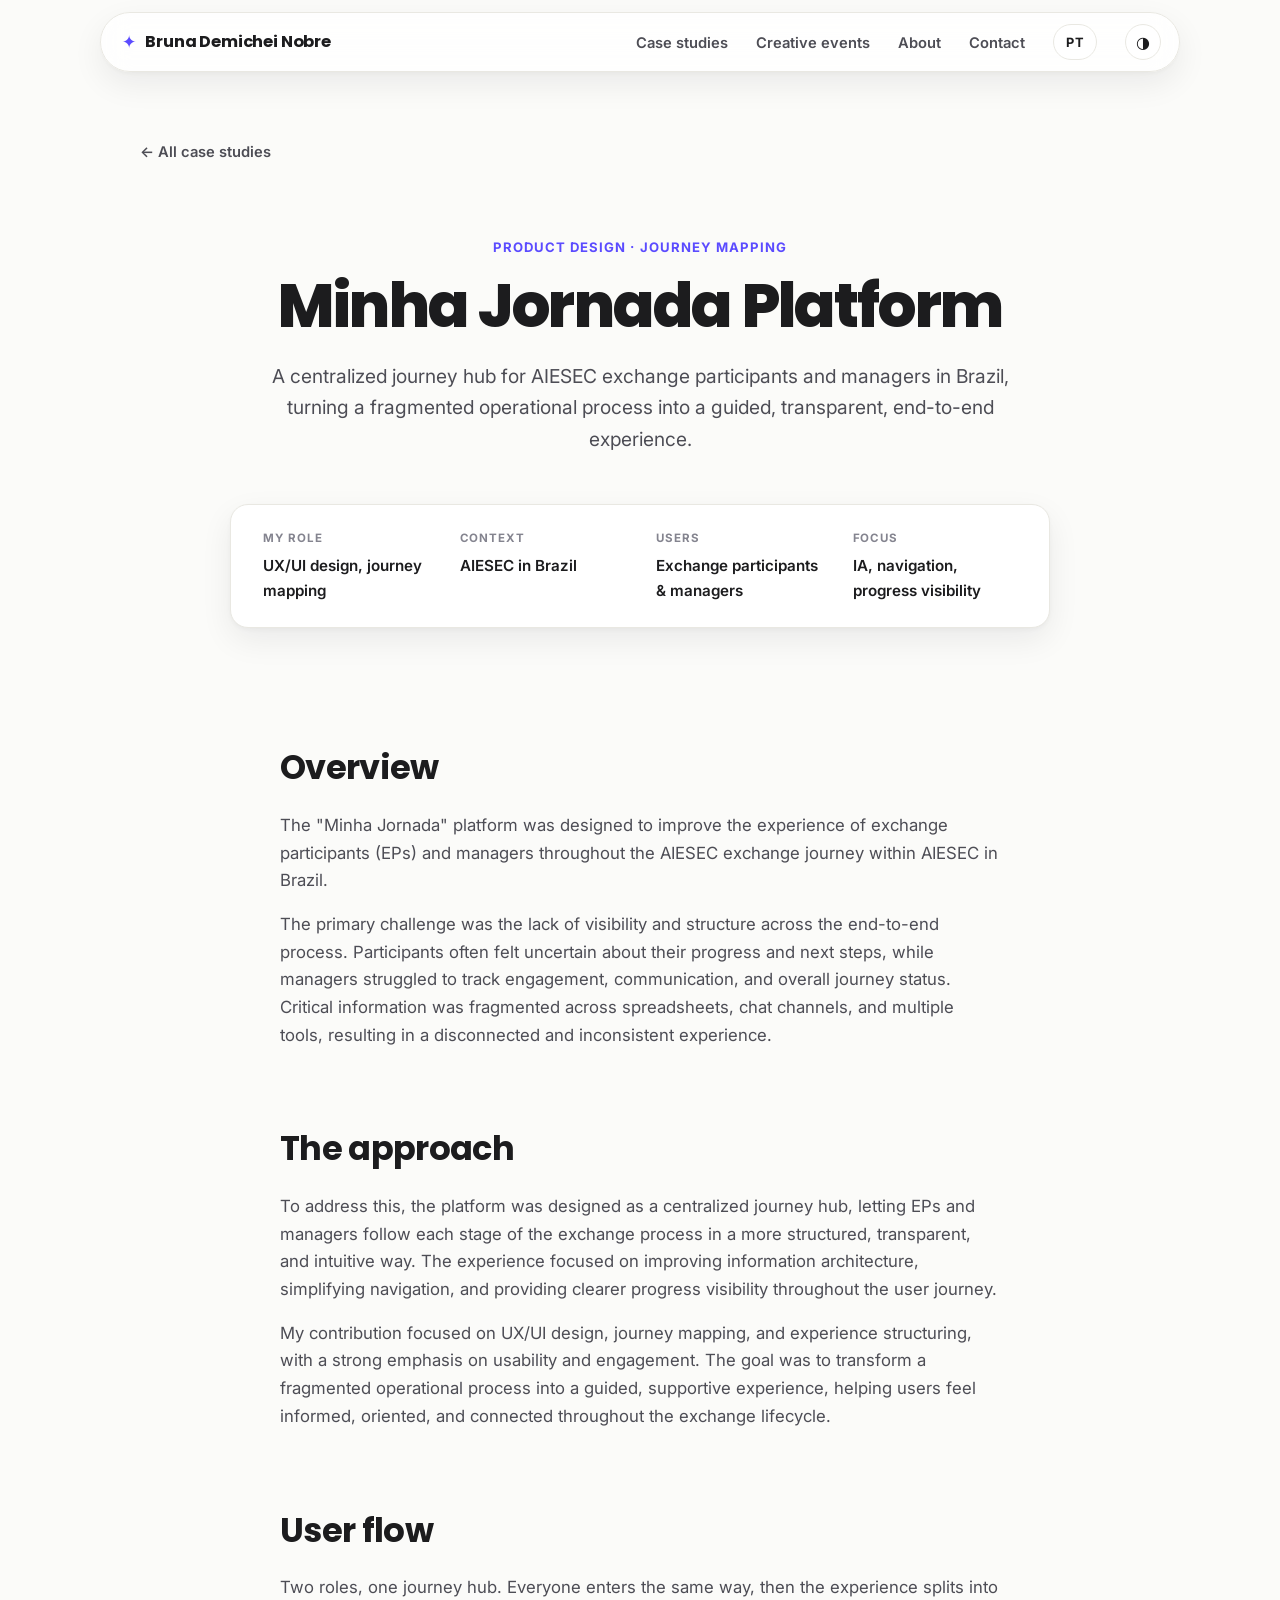
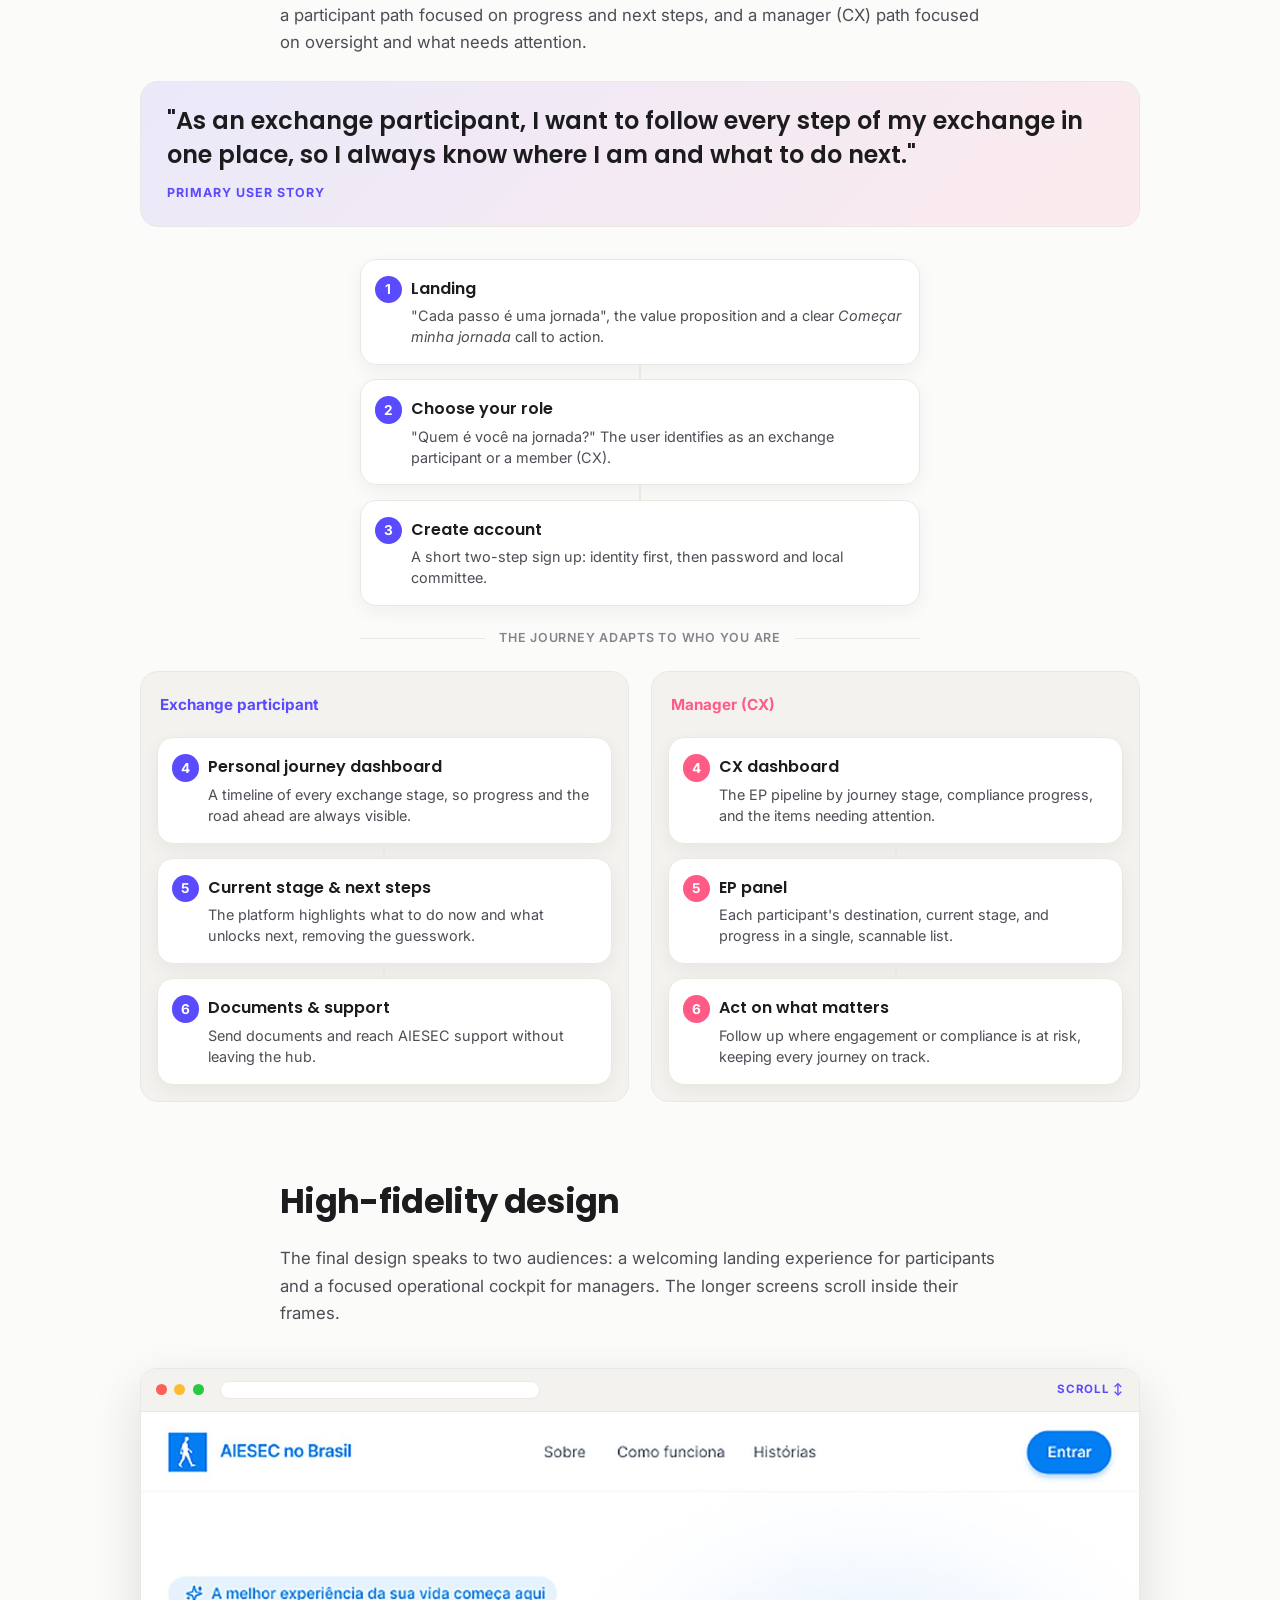
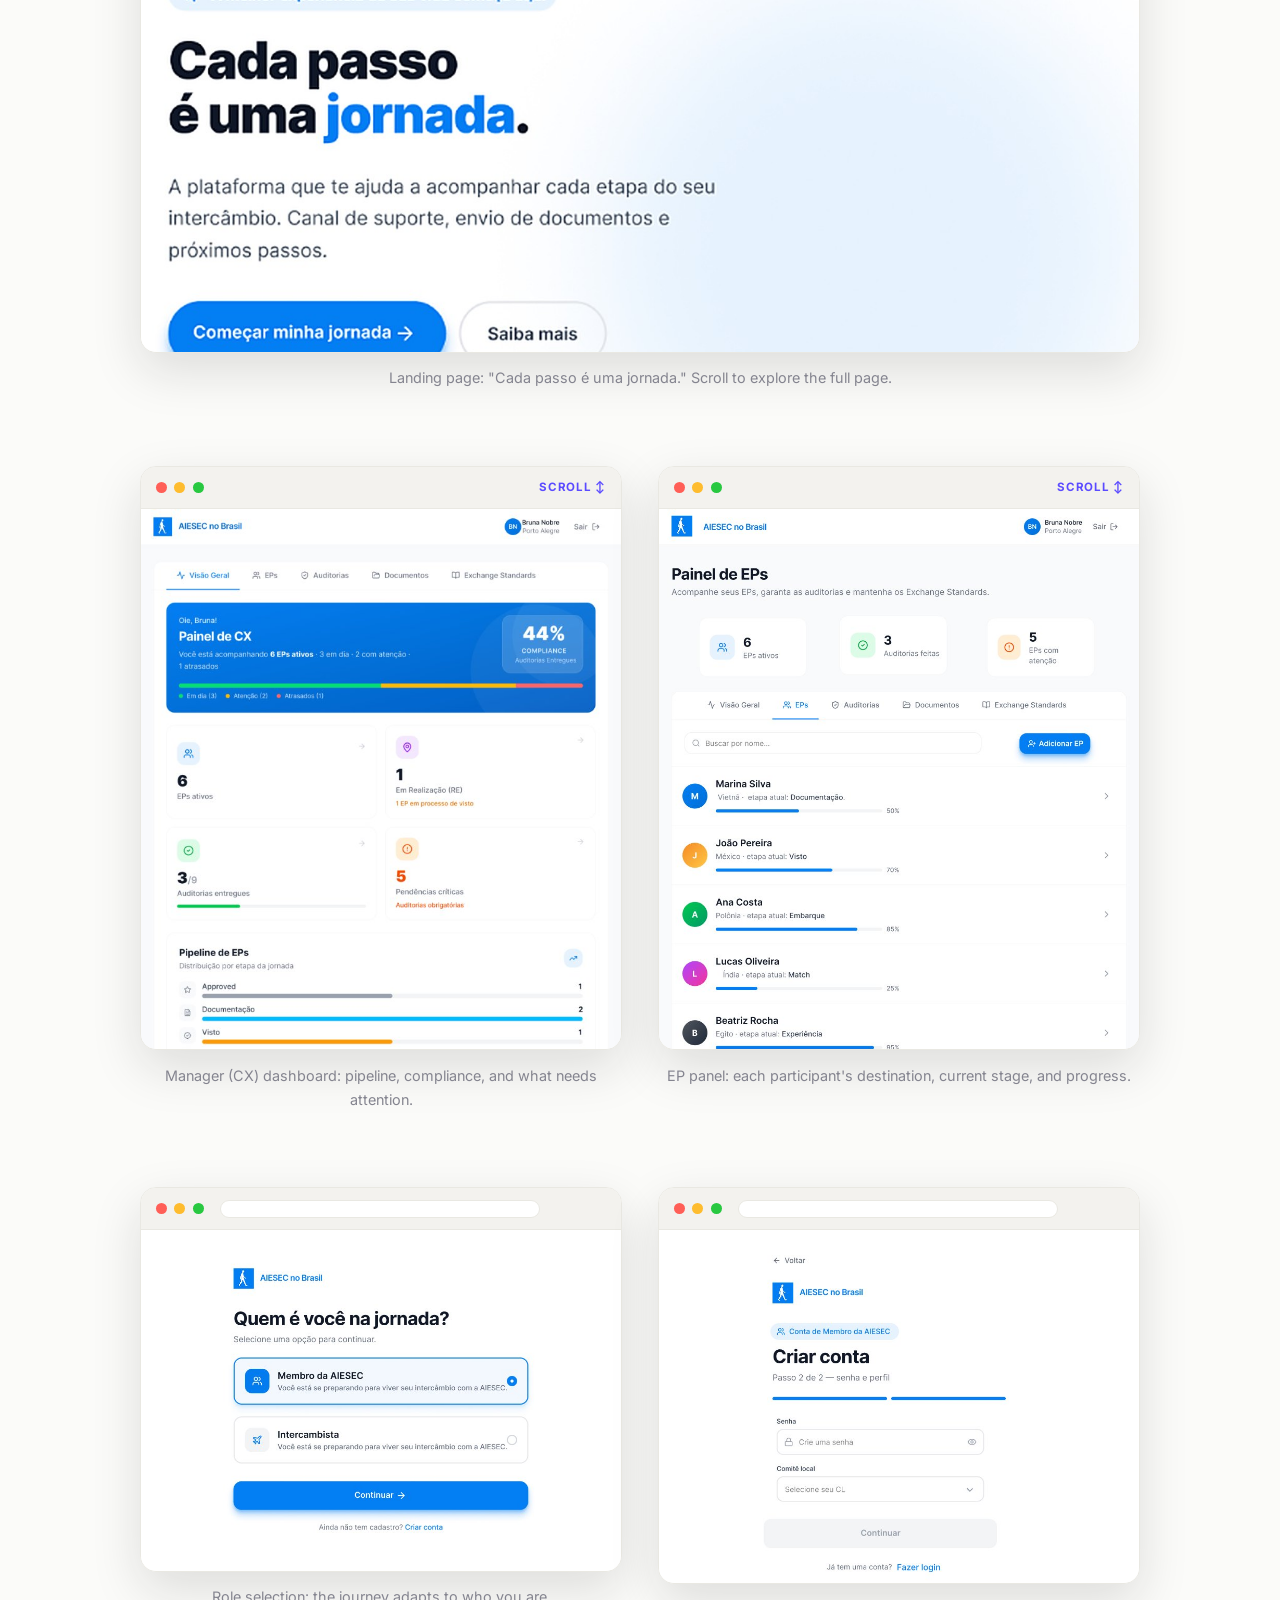
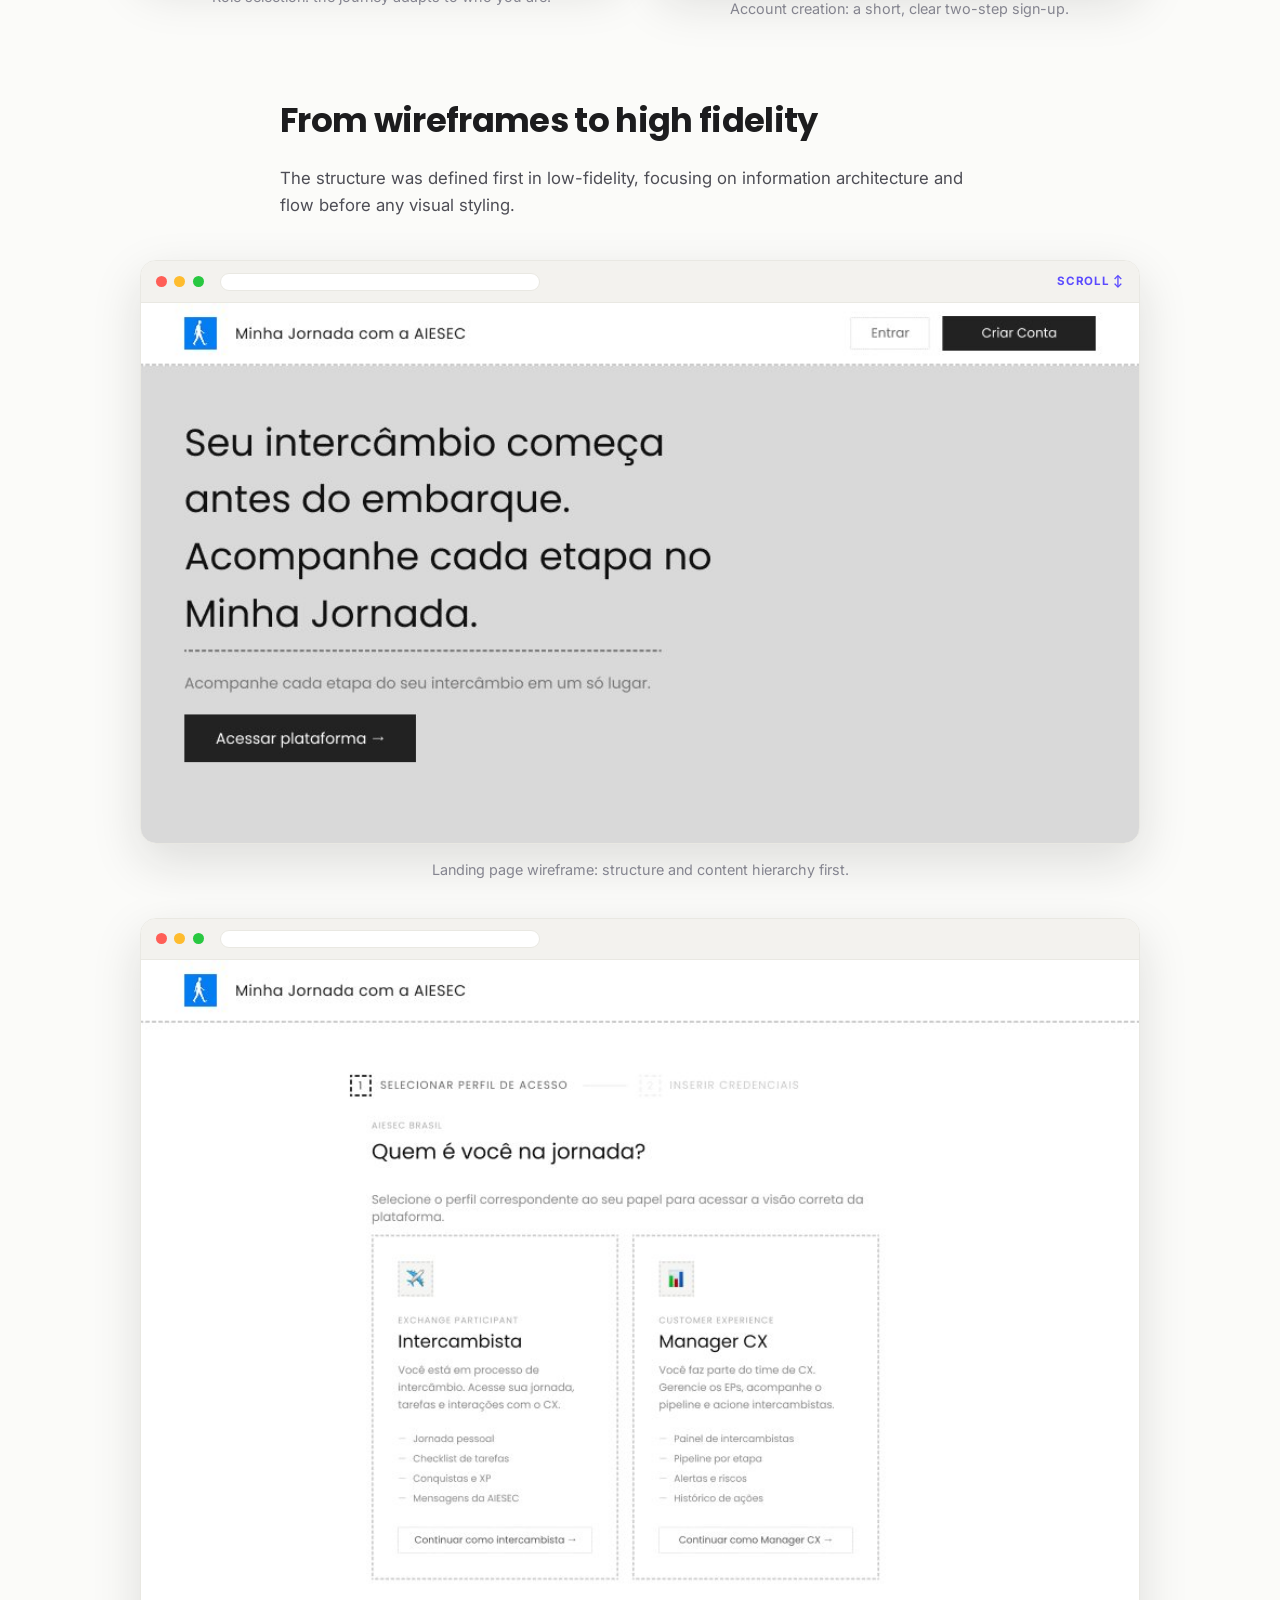
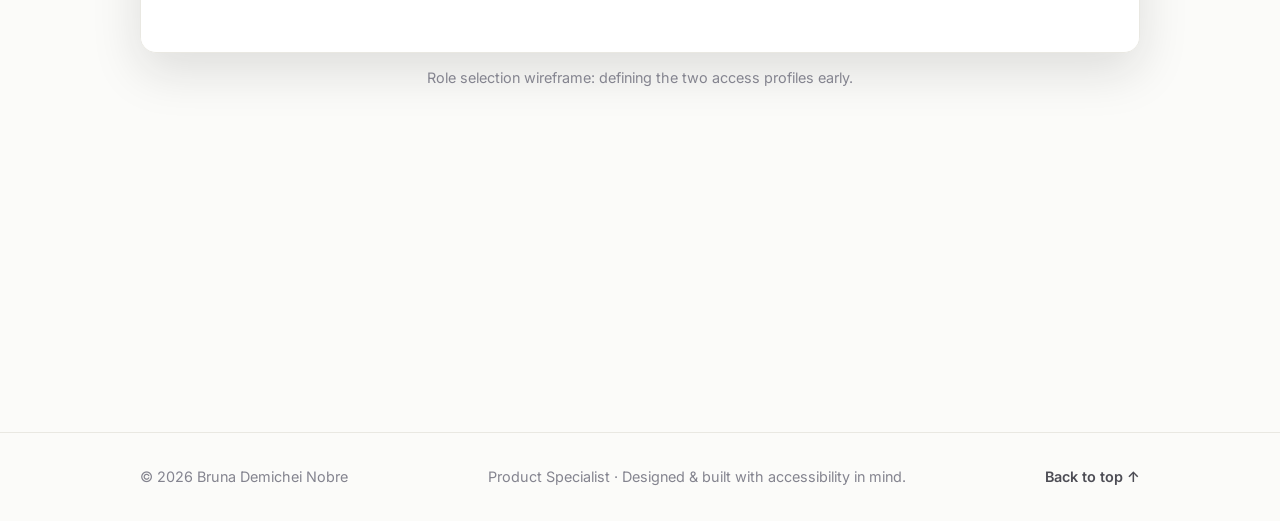
<file: case-minha-jornada.html>
<!DOCTYPE html>
<html lang="en">
<head>
  <meta charset="UTF-8" />
  <meta name="viewport" content="width=device-width, initial-scale=1.0" />
  <meta name="description" content="Case study: Minha Jornada, a centralized journey hub for AIESEC exchange participants and managers in Brazil." />
  <meta name="author" content="Bruna Demichei Nobre" />
  <title>Minha Jornada Platform · Bruna Demichei Nobre</title>

  <link rel="preconnect" href="https://fonts.googleapis.com" />
  <link rel="preconnect" href="https://fonts.gstatic.com" crossorigin />
  <link href="https://fonts.googleapis.com/css2?family=Inter:wght@400;500;600;700&family=Poppins:wght@500;600;700;800&display=swap" rel="stylesheet" />
  <link rel="stylesheet" href="styles.css" />
  <link rel="icon" href="data:image/svg+xml,&lt;svg xmlns=%22http://www.w3.org/2000/svg%22 viewBox=%220 0 100 100%22&gt;&lt;text y=%22.9em%22 font-size=%2290%22&gt;✦&lt;/text&gt;&lt;/svg&gt;" />
</head>
<body>
  <a class="skip-link" href="#main" data-i18n="skip">Skip to content</a>

  <header class="site-header" id="top">
    <nav class="nav" aria-label="Primary">
      <a href="index.html" class="nav__brand" aria-label="Home · Bruna Demichei Nobre">
        <span class="nav__mark" aria-hidden="true">✦</span>
        <span class="nav__name">Bruna Demichei&nbsp;Nobre</span>
      </a>

      <button class="nav__toggle" aria-expanded="false" aria-controls="nav-menu" aria-label="Open menu">
        <span class="nav__toggle-bar" aria-hidden="true"></span>
        <span class="nav__toggle-bar" aria-hidden="true"></span>
        <span class="nav__toggle-bar" aria-hidden="true"></span>
      </button>

      <ul class="nav__menu" id="nav-menu">
        <li><a href="index.html#work" data-i18n="nav.work">Case studies</a></li>
        <li><a href="index.html#events" data-i18n="nav.events">Creative events</a></li>
        <li><a href="index.html#about" data-i18n="nav.about">About</a></li>
        <li><a href="index.html#contact" data-i18n="nav.contact">Contact</a></li>
        <li>
          <button class="lang-toggle" id="lang-toggle" aria-label="Mudar para português" title="Português / English">
            <span class="lang-toggle__label" id="lang-toggle-label">PT</span>
          </button>
        </li>
        <li>
          <button class="theme-toggle" id="theme-toggle" aria-label="Switch to dark theme" title="Toggle theme">
            <span class="theme-toggle__icon" aria-hidden="true">◑</span>
          </button>
        </li>
      </ul>
    </nav>
  </header>

  <main id="main">
    <div class="case-wrap">
      <a class="case-back" href="index.html#work" data-i18n="case.back">← All case studies</a>

      <header class="case-hero reveal">
        <span class="case-hero__cat" data-i18n="mj.cat">Product design · Journey mapping</span>
        <h1 class="case-hero__title" data-i18n="mj.title">Minha Jornada Platform</h1>
        <p class="case-hero__lede" data-i18n="mj.lede">
          A centralized journey hub for AIESEC exchange participants and managers in Brazil, turning a
          fragmented operational process into a guided, transparent, end-to-end experience.
        </p>
        <dl class="case-meta">
          <div><dt data-i18n="meta.role">My role</dt><dd data-i18n="mj.m.role">UX/UI design, journey mapping</dd></div>
          <div><dt data-i18n="mj.m.contextlbl">Context</dt><dd data-i18n="mj.m.context">AIESEC in Brazil</dd></div>
          <div><dt data-i18n="mj.m.userslbl">Users</dt><dd data-i18n="mj.m.users">Exchange participants &amp; managers</dd></div>
          <div><dt data-i18n="meta.focus">Focus</dt><dd data-i18n="mj.m.focus">IA, navigation, progress visibility</dd></div>
        </dl>
      </header>

      <section class="case-block reveal">
        <div class="prose">
          <h2 data-i18n="mj.ov.title">Overview</h2>
          <p data-i18n="mj.ov.p1">
            The "Minha Jornada" platform was designed to improve the experience of exchange participants (EPs)
            and managers throughout the AIESEC exchange journey within AIESEC in Brazil.
          </p>
          <p data-i18n="mj.ov.p2">
            The primary challenge was the lack of visibility and structure across the end-to-end process.
            Participants often felt uncertain about their progress and next steps, while managers struggled to
            track engagement, communication, and overall journey status. Critical information was fragmented
            across spreadsheets, chat channels, and multiple tools, resulting in a disconnected and
            inconsistent experience.
          </p>
        </div>
      </section>

      <section class="case-block reveal">
        <div class="prose">
          <h2 data-i18n="mj.ap.title">The approach</h2>
          <p data-i18n="mj.ap.p1">
            To address this, the platform was designed as a centralized journey hub, letting EPs and managers
            follow each stage of the exchange process in a more structured, transparent, and intuitive way. The
            experience focused on improving information architecture, simplifying navigation, and providing
            clearer progress visibility throughout the user journey.
          </p>
          <p data-i18n="mj.ap.p2">
            My contribution focused on UX/UI design, journey mapping, and experience structuring, with a strong
            emphasis on usability and engagement. The goal was to transform a fragmented operational process
            into a guided, supportive experience, helping users feel informed, oriented, and connected
            throughout the exchange lifecycle.
          </p>
        </div>
      </section>

      <!-- User flow -->
      <section class="case-block reveal">
        <div class="prose">
          <h2 data-i18n="mj.uf.title">User flow</h2>
          <p data-i18n="mj.uf.intro">
            Two roles, one journey hub. Everyone enters the same way, then the experience splits into a
            participant path focused on progress and next steps, and a manager (CX) path focused on
            oversight and what needs attention.
          </p>
        </div>

        <figure class="userstory">
          <blockquote data-i18n="mj.uf.story">
            "As an exchange participant, I want to follow every step of my exchange in one place, so I always
            know where I am and what to do next."
          </blockquote>
          <figcaption data-i18n="mj.uf.storycap">Primary user story</figcaption>
        </figure>

        <div class="flow" role="img" aria-label="User flow: shared entry through landing, role selection, and account creation, then a split into an exchange participant path and a manager CX path.">
          <ol class="flow__lane flow__lane--shared">
            <li class="flow__step">
              <span class="flow__num">1</span>
              <h3 data-i18n="mj.uf.s1t">Landing</h3>
              <p data-i18n-html="mj.uf.s1d">"Cada passo é uma jornada", the value proposition and a clear <em>Começar minha jornada</em> call to action.</p>
            </li>
            <li class="flow__step">
              <span class="flow__num">2</span>
              <h3 data-i18n="mj.uf.s2t">Choose your role</h3>
              <p data-i18n="mj.uf.s2d">"Quem é você na jornada?" The user identifies as an exchange participant or a member (CX).</p>
            </li>
            <li class="flow__step">
              <span class="flow__num">3</span>
              <h3 data-i18n="mj.uf.s3t">Create account</h3>
              <p data-i18n="mj.uf.s3d">A short two-step sign up: identity first, then password and local committee.</p>
            </li>
          </ol>

          <div class="flow__split" aria-hidden="true"><span data-i18n="mj.uf.split">the journey adapts to who you are</span></div>

          <div class="flow__branches">
            <ol class="flow__branch flow__branch--ep">
              <li class="flow__branch-head" data-i18n="mj.uf.ep">Exchange participant</li>
              <li class="flow__step">
                <span class="flow__num">4</span>
                <h3 data-i18n="mj.uf.ep4t">Personal journey dashboard</h3>
                <p data-i18n="mj.uf.ep4d">A timeline of every exchange stage, so progress and the road ahead are always visible.</p>
              </li>
              <li class="flow__step">
                <span class="flow__num">5</span>
                <h3 data-i18n="mj.uf.ep5t">Current stage &amp; next steps</h3>
                <p data-i18n="mj.uf.ep5d">The platform highlights what to do now and what unlocks next, removing the guesswork.</p>
              </li>
              <li class="flow__step">
                <span class="flow__num">6</span>
                <h3 data-i18n="mj.uf.ep6t">Documents &amp; support</h3>
                <p data-i18n="mj.uf.ep6d">Send documents and reach AIESEC support without leaving the hub.</p>
              </li>
            </ol>

            <ol class="flow__branch flow__branch--cx">
              <li class="flow__branch-head" data-i18n="mj.uf.cx">Manager (CX)</li>
              <li class="flow__step">
                <span class="flow__num">4</span>
                <h3 data-i18n="mj.uf.cx4t">CX dashboard</h3>
                <p data-i18n="mj.uf.cx4d">The EP pipeline by journey stage, compliance progress, and the items needing attention.</p>
              </li>
              <li class="flow__step">
                <span class="flow__num">5</span>
                <h3 data-i18n="mj.uf.cx5t">EP panel</h3>
                <p data-i18n="mj.uf.cx5d">Each participant's destination, current stage, and progress in a single, scannable list.</p>
              </li>
              <li class="flow__step">
                <span class="flow__num">6</span>
                <h3 data-i18n="mj.uf.cx6t">Act on what matters</h3>
                <p data-i18n="mj.uf.cx6d">Follow up where engagement or compliance is at risk, keeping every journey on track.</p>
              </li>
            </ol>
          </div>
        </div>
      </section>

      <!-- High fidelity -->
      <section class="case-block reveal">
        <div class="prose">
          <h2 data-i18n="mj.hf.title">High-fidelity design</h2>
          <p data-i18n="mj.hf.p">
            The final design speaks to two audiences: a welcoming landing experience for participants and a
            focused operational cockpit for managers. The longer screens scroll inside their frames.
          </p>
        </div>

        <div class="shots">
          <figure class="shot reveal">
            <div class="browser browser--scroll">
              <div class="browser__bar"><span class="browser__dot"></span><span class="browser__dot"></span><span class="browser__dot"></span><span class="browser__chip"></span><span class="scroll-hint" data-i18n="scroll">Scroll ↕</span></div>
              <div class="browser__viewport"><img src="assets/cases/mj-landing-hifi.jpg" alt="High-fidelity landing page with the headline 'Cada passo é uma jornada', feature cards, testimonials, and a call to action" loading="lazy" /></div>
            </div>
            <figcaption data-i18n="mj.hf.cap1">Landing page: "Cada passo é uma jornada." Scroll to explore the full page.</figcaption>
          </figure>

          <div class="shots shots--two">
            <figure class="shot reveal">
              <div class="browser browser--scroll">
                <div class="browser__bar"><span class="browser__dot"></span><span class="browser__dot"></span><span class="browser__dot"></span><span class="scroll-hint" data-i18n="scroll">Scroll ↕</span></div>
                <div class="browser__viewport"><img src="assets/cases/mj-cx-dashboard.jpg" alt="Manager CX dashboard with compliance progress, EP pipeline by journey stage, and items needing attention" loading="lazy" /></div>
              </div>
              <figcaption data-i18n="mj.hf.cap2">Manager (CX) dashboard: pipeline, compliance, and what needs attention.</figcaption>
            </figure>

            <figure class="shot reveal">
              <div class="browser browser--scroll">
                <div class="browser__bar"><span class="browser__dot"></span><span class="browser__dot"></span><span class="browser__dot"></span><span class="scroll-hint" data-i18n="scroll">Scroll ↕</span></div>
                <div class="browser__viewport"><img src="assets/cases/mj-eps.jpg" alt="EP panel listing exchange participants with their destination, current journey stage, and progress" loading="lazy" /></div>
              </div>
              <figcaption data-i18n="mj.hf.cap3">EP panel: each participant's destination, current stage, and progress.</figcaption>
            </figure>
          </div>

          <div class="shots shots--two">
            <figure class="shot reveal">
              <div class="browser">
                <div class="browser__bar"><span class="browser__dot"></span><span class="browser__dot"></span><span class="browser__dot"></span><span class="browser__chip"></span></div>
                <div class="browser__viewport"><img src="assets/cases/mj-perfil.jpg" alt="Role selection screen asking 'Quem é você na jornada?' with Member and Exchange participant options" loading="lazy" /></div>
              </div>
              <figcaption data-i18n="mj.hf.cap4">Role selection: the journey adapts to who you are.</figcaption>
            </figure>

            <figure class="shot reveal">
              <div class="browser">
                <div class="browser__bar"><span class="browser__dot"></span><span class="browser__dot"></span><span class="browser__dot"></span><span class="browser__chip"></span></div>
                <div class="browser__viewport"><img src="assets/cases/mj-criar-conta.jpg" alt="Two-step account creation screen with password and local committee fields" loading="lazy" /></div>
              </div>
              <figcaption data-i18n="mj.hf.cap5">Account creation: a short, clear two-step sign-up.</figcaption>
            </figure>
          </div>
        </div>
      </section>

      <!-- Low fidelity -->
      <section class="case-block reveal">
        <div class="prose">
          <h2 data-i18n="mj.lf.title">From wireframes to high fidelity</h2>
          <p data-i18n="mj.lf.p">
            The structure was defined first in low-fidelity, focusing on information architecture and flow
            before any visual styling.
          </p>
        </div>

        <div class="shots">
          <figure class="shot reveal">
            <div class="browser browser--scroll">
              <div class="browser__bar"><span class="browser__dot"></span><span class="browser__dot"></span><span class="browser__dot"></span><span class="browser__chip"></span><span class="scroll-hint" data-i18n="scroll">Scroll ↕</span></div>
              <div class="browser__viewport"><img src="assets/cases/mj-landing-lofi.jpg" alt="Low-fidelity wireframe of the landing page showing layout structure and content blocks" loading="lazy" /></div>
            </div>
            <figcaption data-i18n="mj.lf.cap1">Landing page wireframe: structure and content hierarchy first.</figcaption>
          </figure>

          <figure class="shot reveal">
            <div class="browser">
              <div class="browser__bar"><span class="browser__dot"></span><span class="browser__dot"></span><span class="browser__dot"></span><span class="browser__chip"></span></div>
              <div class="browser__viewport"><img src="assets/cases/mj-perfil-lofi.jpg" alt="Low-fidelity wireframe of the role selection screen with Intercambista and Manager CX options" loading="lazy" /></div>
            </div>
            <figcaption data-i18n="mj.lf.cap2">Role selection wireframe: defining the two access profiles early.</figcaption>
          </figure>
        </div>
      </section>

      <section class="case-cta reveal">
        <h2 class="case-cta__title" data-i18n="cta.like">Like what you see?</h2>
        <div class="contact__actions">
          <a class="btn btn--primary" href="index.html#contact" data-i18n="cta.getintouch">Get in touch</a>
          <a class="btn btn--ghost" href="index.html#work" data-i18n="cta.all">All case studies</a>
        </div>
      </section>
    </div>
  </main>

  <footer class="site-footer">
    <div class="site-footer__inner">
      <p>© <span id="year"></span> Bruna Demichei Nobre</p>
      <p class="site-footer__meta" data-i18n="footer.meta">Product Specialist · Designed &amp; built with accessibility in mind.</p>
      <a href="#top" class="site-footer__top" data-i18n="footer.top">Back to top ↑</a>
    </div>
  </footer>

  <script>
    window.PT = {
      "skip": "Pular para o conteúdo",
      "nav.work": "Cases",
      "nav.events": "Eventos criativos",
      "nav.about": "Sobre",
      "nav.contact": "Contato",
      "case.back": "← Todos os cases",
      "meta.role": "Meu papel",
      "meta.focus": "Foco",
      "scroll": "Rolar ↕",
      "cta.like": "Gostou do que viu?",
      "cta.getintouch": "Entrar em contato",
      "cta.all": "Todos os cases",
      "footer.meta": "Product Specialist · Desenhado &amp; construído com acessibilidade em mente.",
      "footer.top": "Voltar ao topo ↑",

      "mj.cat": "Design de produto · Mapeamento de jornada",
      "mj.title": "Plataforma Minha Jornada",
      "mj.lede": "Um hub central de jornada para participantes de intercâmbio e gestores da AIESEC no Brasil, transformando um processo operacional fragmentado em uma experiência guiada, transparente e de ponta a ponta.",
      "mj.m.role": "Design UX/UI, mapeamento de jornada",
      "mj.m.contextlbl": "Contexto",
      "mj.m.context": "AIESEC no Brasil",
      "mj.m.userslbl": "Usuários",
      "mj.m.users": "Participantes de intercâmbio &amp; gestores",
      "mj.m.focus": "AI, navegação, visibilidade de progresso",

      "mj.ov.title": "Visão geral",
      "mj.ov.p1": "A plataforma \"Minha Jornada\" foi desenhada para melhorar a experiência de participantes de intercâmbio (EPs) e gestores ao longo da jornada de intercâmbio dentro da AIESEC no Brasil.",
      "mj.ov.p2": "O principal desafio era a falta de visibilidade e estrutura ao longo do processo de ponta a ponta. Os participantes muitas vezes se sentiam inseguros sobre seu progresso e próximos passos, enquanto os gestores tinham dificuldade em acompanhar engajamento, comunicação e o status geral da jornada. Informações críticas estavam fragmentadas entre planilhas, canais de chat e várias ferramentas, resultando em uma experiência desconectada e inconsistente.",

      "mj.ap.title": "A abordagem",
      "mj.ap.p1": "Para resolver isso, a plataforma foi desenhada como um hub central de jornada, permitindo que EPs e gestores acompanhassem cada etapa do processo de intercâmbio de forma mais estruturada, transparente e intuitiva. A experiência focou em melhorar a arquitetura da informação, simplificar a navegação e oferecer maior visibilidade do progresso ao longo da jornada do usuário.",
      "mj.ap.p2": "Minha contribuição focou em design UX/UI, mapeamento de jornada e estruturação da experiência, com forte ênfase em usabilidade e engajamento. O objetivo era transformar um processo operacional fragmentado em uma experiência guiada e acolhedora, ajudando os usuários a se sentirem informados, orientados e conectados ao longo de todo o ciclo do intercâmbio.",

      "mj.uf.title": "Fluxo do usuário",
      "mj.uf.intro": "Dois perfis, um único hub de jornada. Todos entram da mesma forma e, então, a experiência se divide em um caminho do participante focado em progresso e próximos passos, e um caminho do gestor (CX) focado em acompanhamento e no que precisa de atenção.",
      "mj.uf.story": "\"Como participante de intercâmbio, quero acompanhar cada etapa do meu intercâmbio em um só lugar, para sempre saber onde estou e o que fazer a seguir.\"",
      "mj.uf.storycap": "User story principal",
      "mj.uf.s1t": "Landing",
      "mj.uf.s1d": "\"Cada passo é uma jornada\", a proposta de valor e um call to action claro <em>Começar minha jornada</em>.",
      "mj.uf.s2t": "Escolha seu perfil",
      "mj.uf.s2d": "\"Quem é você na jornada?\" O usuário se identifica como participante de intercâmbio ou membro (CX).",
      "mj.uf.s3t": "Criar conta",
      "mj.uf.s3d": "Um cadastro curto em duas etapas: identidade primeiro, depois senha e comitê local.",
      "mj.uf.split": "a jornada se adapta a quem você é",
      "mj.uf.ep": "Participante de intercâmbio",
      "mj.uf.ep4t": "Painel pessoal da jornada",
      "mj.uf.ep4d": "Uma linha do tempo de cada etapa do intercâmbio, para que o progresso e o caminho pela frente estejam sempre visíveis.",
      "mj.uf.ep5t": "Etapa atual &amp; próximos passos",
      "mj.uf.ep5d": "A plataforma destaca o que fazer agora e o que será liberado em seguida, eliminando as dúvidas.",
      "mj.uf.ep6t": "Documentos &amp; suporte",
      "mj.uf.ep6d": "Envie documentos e fale com o suporte da AIESEC sem sair do hub.",
      "mj.uf.cx": "Gestor (CX)",
      "mj.uf.cx4t": "Dashboard CX",
      "mj.uf.cx4d": "O pipeline de EPs por etapa da jornada, o progresso de compliance e os itens que precisam de atenção.",
      "mj.uf.cx5t": "Painel de EPs",
      "mj.uf.cx5d": "O destino, a etapa atual e o progresso de cada participante em uma única lista fácil de escanear.",
      "mj.uf.cx6t": "Agir no que importa",
      "mj.uf.cx6d": "Fazer follow-up onde o engajamento ou o compliance está em risco, mantendo cada jornada no rumo certo.",

      "mj.hf.title": "Design em alta fidelidade",
      "mj.hf.p": "O design final fala com dois públicos: uma experiência de landing acolhedora para os participantes e um cockpit operacional focado para os gestores. As telas mais longas rolam dentro de suas molduras.",
      "mj.hf.cap1": "Landing page: \"Cada passo é uma jornada.\" Role para explorar a página completa.",
      "mj.hf.cap2": "Dashboard do gestor (CX): pipeline, compliance e o que precisa de atenção.",
      "mj.hf.cap3": "Painel de EPs: o destino, a etapa atual e o progresso de cada participante.",
      "mj.hf.cap4": "Seleção de perfil: a jornada se adapta a quem você é.",
      "mj.hf.cap5": "Criação de conta: um cadastro curto e claro em duas etapas.",

      "mj.lf.title": "Dos wireframes à alta fidelidade",
      "mj.lf.p": "A estrutura foi definida primeiro em baixa fidelidade, focando na arquitetura da informação e no fluxo antes de qualquer estilização visual.",
      "mj.lf.cap1": "Wireframe da landing page: estrutura e hierarquia de conteúdo primeiro.",
      "mj.lf.cap2": "Wireframe da seleção de perfil: definindo os dois perfis de acesso desde cedo."
    };
  </script>
  <script src="script.js"></script>
</body>
</html>
</file>
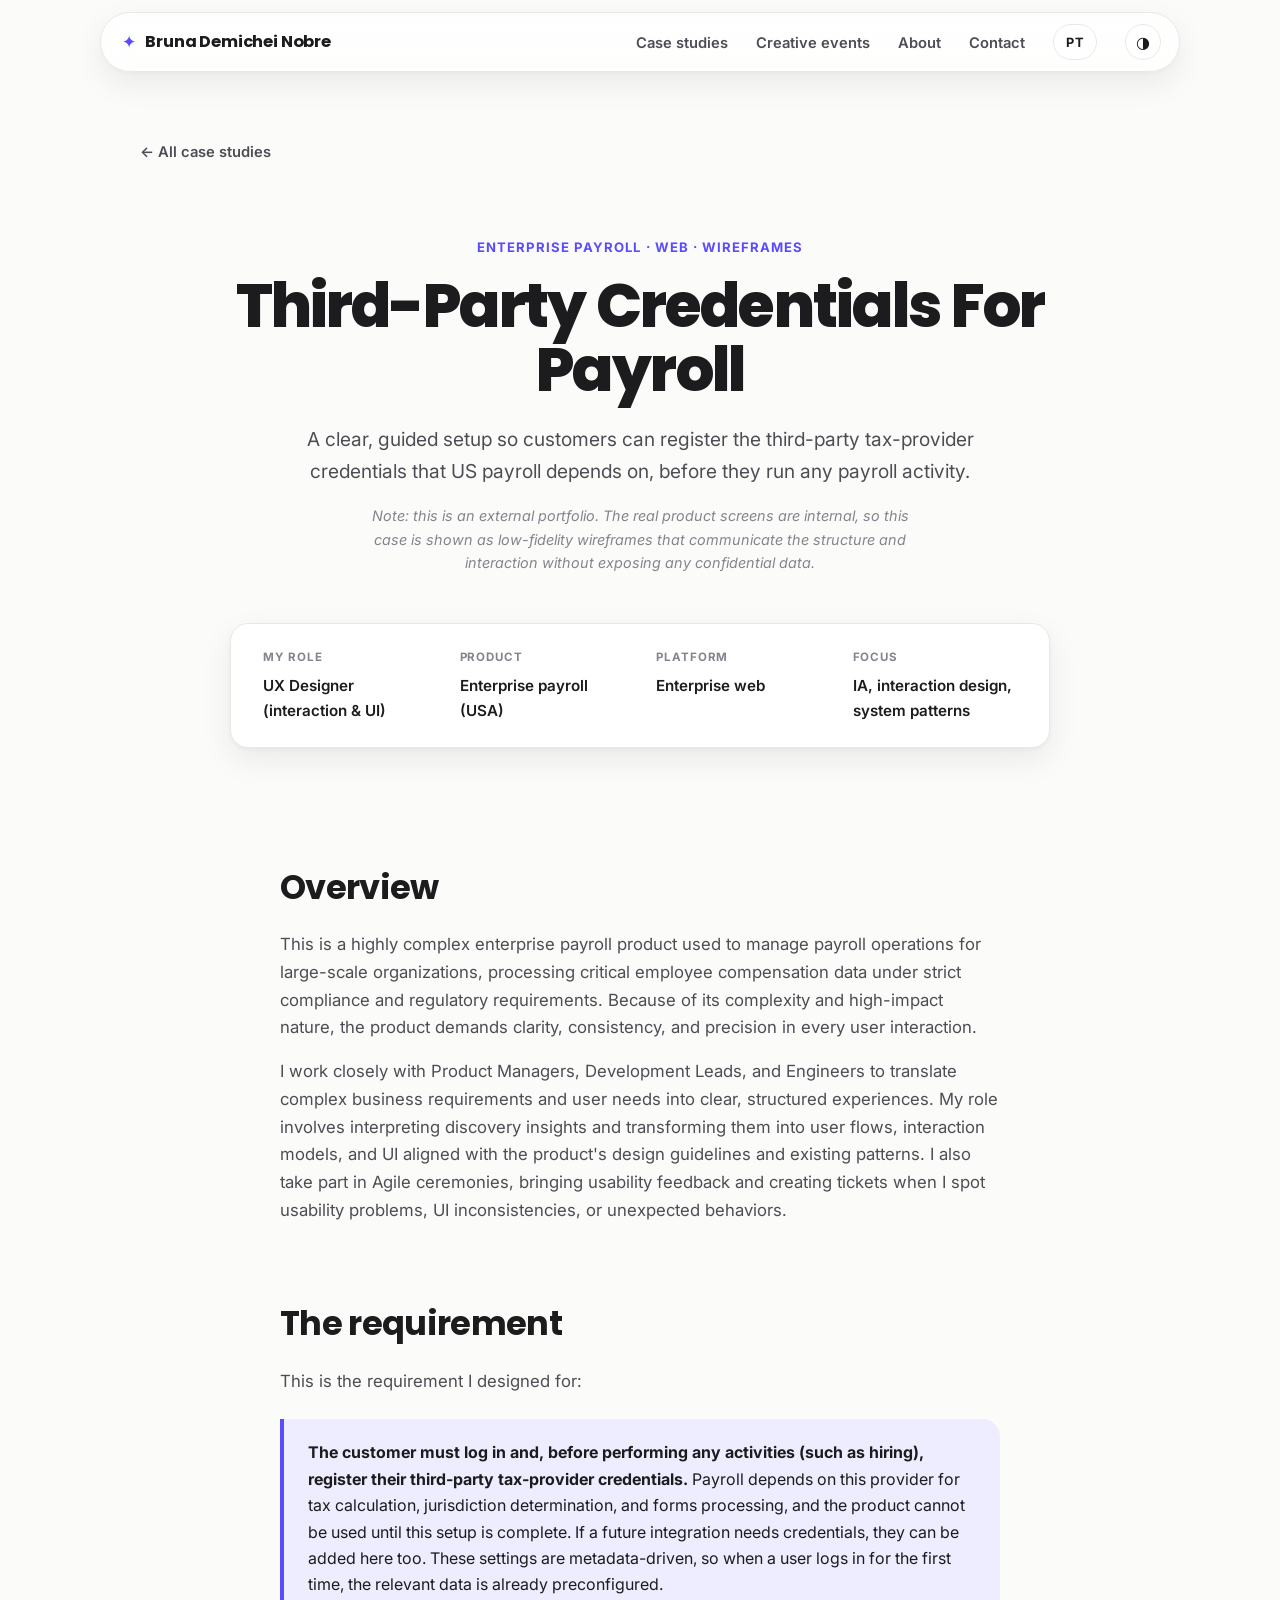
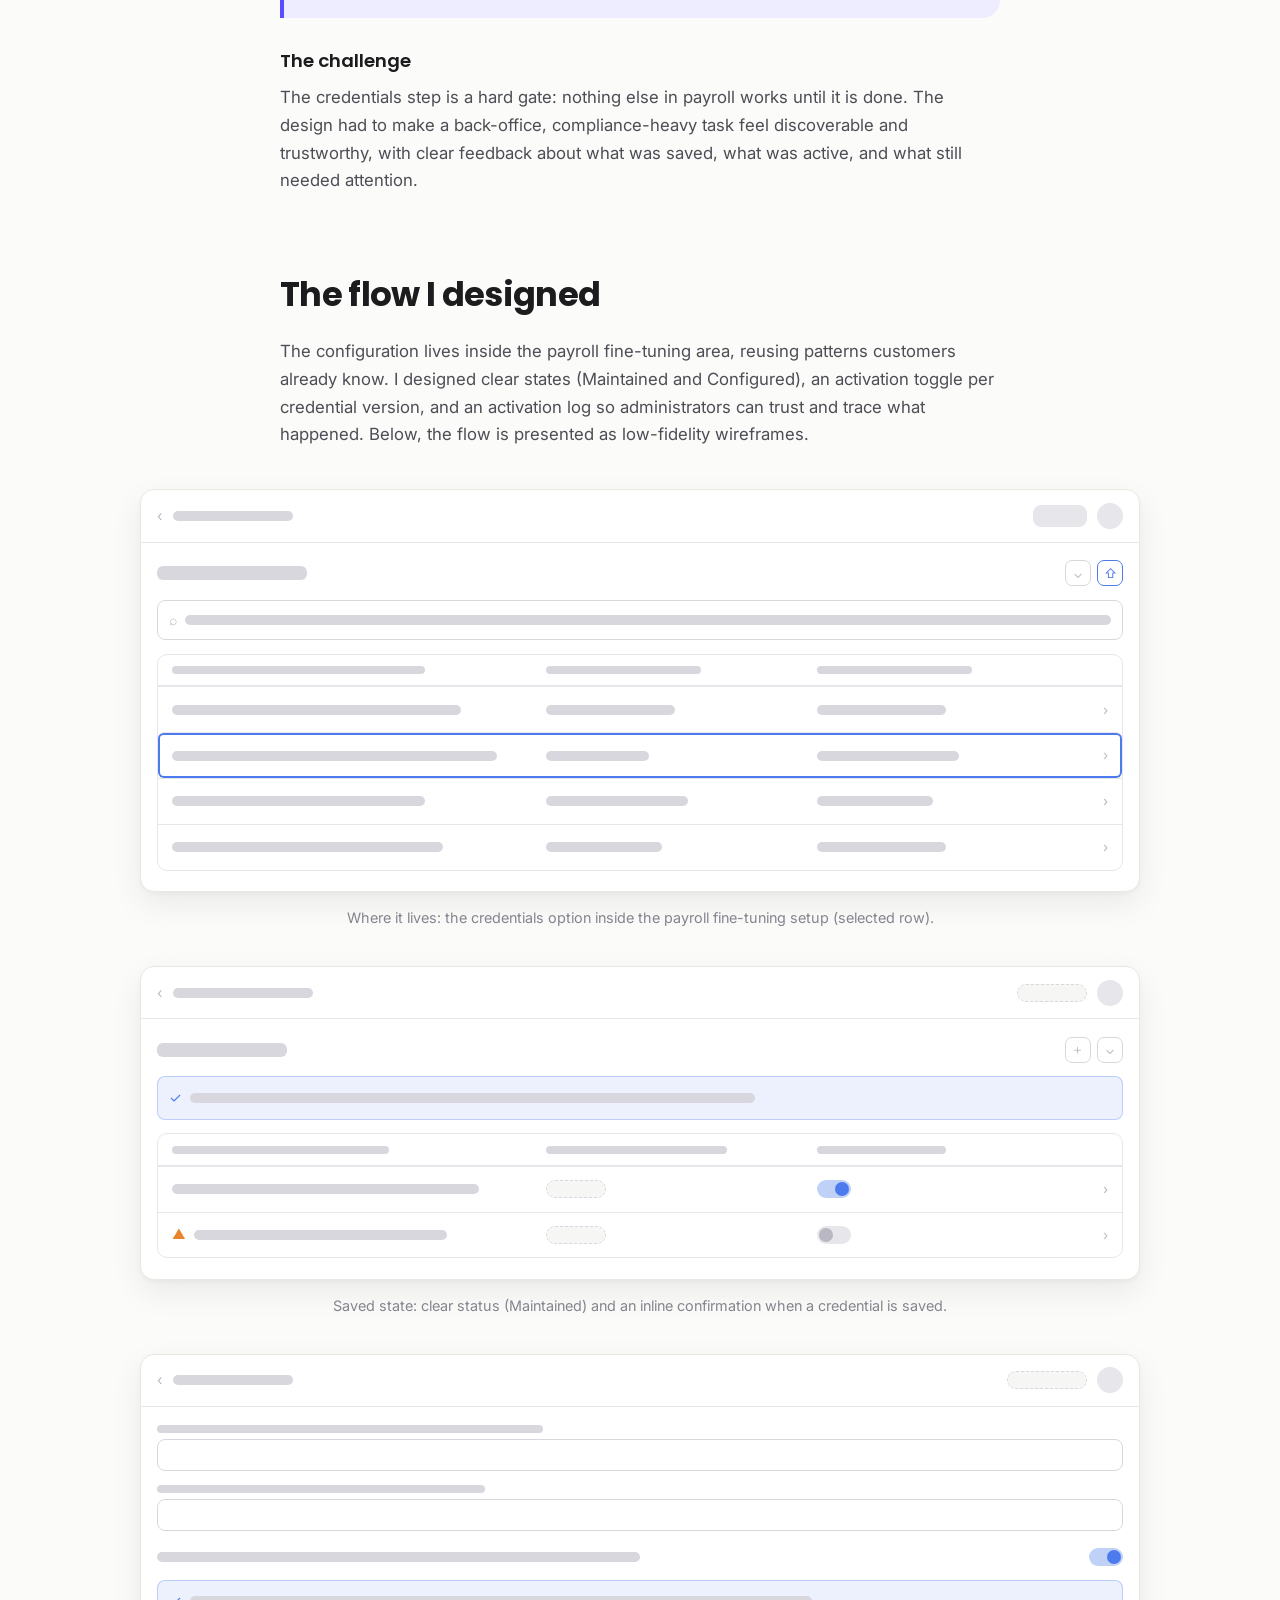
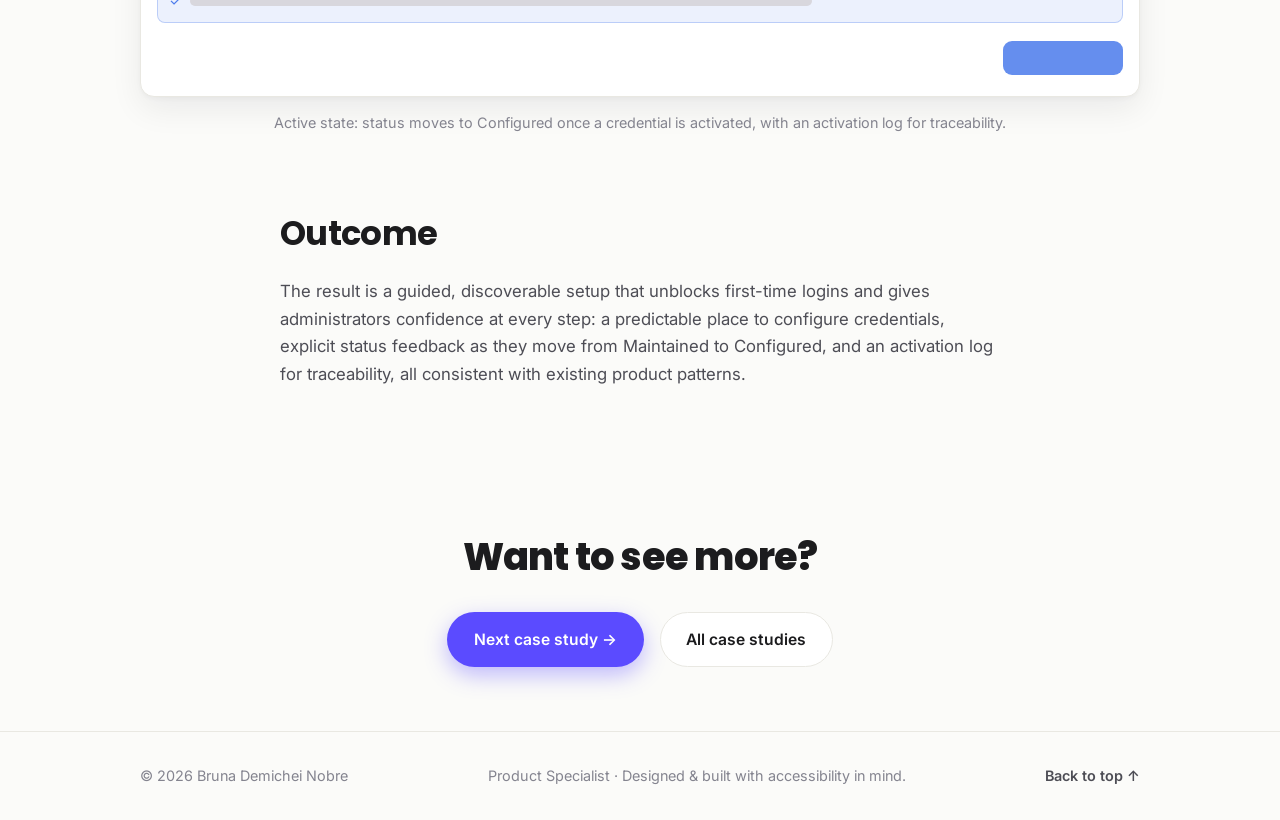
<file: case-payroll-credentials.html>
<!DOCTYPE html>
<html lang="en">
<head>
  <meta charset="UTF-8" />
  <meta name="viewport" content="width=device-width, initial-scale=1.0" />
  <meta name="description" content="Case study: designing a clear, guided setup flow for third-party tax-provider credentials in an enterprise payroll product. Shown as low-fidelity wireframes." />
  <meta name="author" content="Bruna Demichei Nobre" />
  <title>Third-Party Credentials For Payroll · Bruna Demichei Nobre</title>

  <link rel="preconnect" href="https://fonts.googleapis.com" />
  <link rel="preconnect" href="https://fonts.gstatic.com" crossorigin />
  <link href="https://fonts.googleapis.com/css2?family=Inter:wght@400;500;600;700&family=Poppins:wght@500;600;700;800&display=swap" rel="stylesheet" />
  <link rel="stylesheet" href="styles.css" />
  <link rel="icon" href="data:image/svg+xml,&lt;svg xmlns=%22http://www.w3.org/2000/svg%22 viewBox=%220 0 100 100%22&gt;&lt;text y=%22.9em%22 font-size=%2290%22&gt;✦&lt;/text&gt;&lt;/svg&gt;" />
</head>
<body>
  <a class="skip-link" href="#main" data-i18n="skip">Skip to content</a>

  <!-- ===== Header / Nav ===== -->
  <header class="site-header" id="top">
    <nav class="nav" aria-label="Primary">
      <a href="index.html" class="nav__brand" aria-label="Home · Bruna Demichei Nobre">
        <span class="nav__mark" aria-hidden="true">✦</span>
        <span class="nav__name">Bruna Demichei&nbsp;Nobre</span>
      </a>

      <button class="nav__toggle" aria-expanded="false" aria-controls="nav-menu" aria-label="Open menu">
        <span class="nav__toggle-bar" aria-hidden="true"></span>
        <span class="nav__toggle-bar" aria-hidden="true"></span>
        <span class="nav__toggle-bar" aria-hidden="true"></span>
      </button>

      <ul class="nav__menu" id="nav-menu">
        <li><a href="index.html#work" data-i18n="nav.work">Case studies</a></li>
        <li><a href="index.html#events" data-i18n="nav.events">Creative events</a></li>
        <li><a href="index.html#about" data-i18n="nav.about">About</a></li>
        <li><a href="index.html#contact" data-i18n="nav.contact">Contact</a></li>
        <li>
          <button class="lang-toggle" id="lang-toggle" aria-label="Mudar para português" title="Português / English">
            <span class="lang-toggle__label" id="lang-toggle-label">PT</span>
          </button>
        </li>
        <li>
          <button class="theme-toggle" id="theme-toggle" aria-label="Switch to dark theme" title="Toggle theme">
            <span class="theme-toggle__icon" aria-hidden="true">◑</span>
          </button>
        </li>
      </ul>
    </nav>
  </header>

  <main id="main">
    <div class="case-wrap">
      <a class="case-back" href="index.html#work" data-i18n="case.back">← All case studies</a>

      <!-- Hero -->
      <header class="case-hero reveal">
        <span class="case-hero__cat" data-i18n="pc.cat">Enterprise payroll · Web · Wireframes</span>
        <h1 class="case-hero__title" data-i18n="pc.title">Third-Party Credentials For Payroll</h1>
        <p class="case-hero__lede" data-i18n="pc.lede">
          A clear, guided setup so customers can register the third-party tax-provider credentials that US
          payroll depends on, before they run any payroll activity.
        </p>
        <p class="case-note" data-i18n="pc.privacy">
          Note: this is an external portfolio. The real product screens are internal, so this case is shown
          as low-fidelity wireframes that communicate the structure and interaction without exposing any
          confidential data.
        </p>
        <dl class="case-meta">
          <div><dt data-i18n="meta.role">My role</dt><dd data-i18n="pc.m.role">UX Designer (interaction &amp; UI)</dd></div>
          <div><dt data-i18n="pc.m.productlbl">Product</dt><dd data-i18n="pc.m.product">Enterprise payroll (USA)</dd></div>
          <div><dt data-i18n="pc.m.platformlbl">Platform</dt><dd data-i18n="pc.m.platform">Enterprise web</dd></div>
          <div><dt data-i18n="meta.focus">Focus</dt><dd data-i18n="pc.m.focus">IA, interaction design, system patterns</dd></div>
        </dl>
      </header>

      <!-- Overview -->
      <section class="case-block reveal">
        <div class="prose">
          <h2 data-i18n="pc.ov.title">Overview</h2>
          <p data-i18n="pc.ov.p1">
            This is a highly complex enterprise payroll product used to manage payroll operations for
            large-scale organizations, processing critical employee compensation data under strict compliance
            and regulatory requirements. Because of its complexity and high-impact nature, the product demands
            clarity, consistency, and precision in every user interaction.
          </p>
          <p data-i18n="pc.ov.p2">
            I work closely with Product Managers, Development Leads, and Engineers to translate complex business
            requirements and user needs into clear, structured experiences. My role involves interpreting
            discovery insights and transforming them into user flows, interaction models, and UI aligned with
            the product's design guidelines and existing patterns. I also take part in Agile ceremonies,
            bringing usability feedback and creating tickets when I spot usability problems, UI
            inconsistencies, or unexpected behaviors.
          </p>
        </div>
      </section>

      <!-- Challenge -->
      <section class="case-block reveal">
        <div class="prose">
          <h2 data-i18n="pc.ch.title">The requirement</h2>
          <p data-i18n="pc.ch.p1">This is the requirement I designed for:</p>
          <div class="callout">
            <p data-i18n-html="pc.ch.callout">
              <strong>The customer must log in and, before performing any activities (such as hiring), register
              their third-party tax-provider credentials.</strong> Payroll depends on this provider for tax
              calculation, jurisdiction determination, and forms processing, and the product cannot be used
              until this setup is complete. If a future integration needs credentials, they can be added here
              too. These settings are metadata-driven, so when a user logs in for the first time, the relevant
              data is already preconfigured.
            </p>
          </div>
          <h3 data-i18n="pc.ch.h3">The challenge</h3>
          <p data-i18n="pc.ch.p2">
            The credentials step is a hard gate: nothing else in payroll works until it is done. The design had
            to make a back-office, compliance-heavy task feel discoverable and trustworthy, with clear feedback
            about what was saved, what was active, and what still needed attention.
          </p>
        </div>
      </section>

      <!-- Approach + wireframes -->
      <section class="case-block reveal">
        <div class="prose">
          <h2 data-i18n="pc.fl.title">The flow I designed</h2>
          <p data-i18n="pc.fl.p">
            The configuration lives inside the payroll fine-tuning area, reusing patterns customers already
            know. I designed clear states (Maintained and Configured), an activation toggle per credential
            version, and an activation log so administrators can trust and trace what happened. Below, the flow
            is presented as low-fidelity wireframes.
          </p>
        </div>

        <div class="shots">
          <!-- Wireframe 1: where it lives -->
          <figure class="shot reveal">
            <div class="wf" role="img" aria-label="Low-fidelity wireframe: a settings list where the third-party credentials option lives, one row selected.">
              <div class="wf__chrome">
                <span class="wf__chev-back" aria-hidden="true">‹</span>
                <span class="wf__bar" style="width:120px"></span>
                <span class="wf__spacer"></span>
                <span class="wf__btn"></span>
                <span class="wf__dot"></span>
              </div>
              <div class="wf__body">
                <div class="wf__title-row">
                  <span class="wf__bar" style="width:150px;height:14px"></span>
                  <span class="wf__toolbar"><span class="wf__tool">⌄</span><span class="wf__tool wf__tool--pin">⇧</span></span>
                </div>
                <div class="wf__search"><span class="wf__mag" aria-hidden="true">⌕</span><span class="wf__bar"></span></div>
                <div class="wf__table">
                  <div class="wf__thead">
                    <span class="wf__cell"><span class="wf__bar wf__bar--sm" style="width:70%"></span></span>
                    <span class="wf__cell"><span class="wf__bar wf__bar--sm" style="width:60%"></span></span>
                    <span class="wf__cell"><span class="wf__bar wf__bar--sm" style="width:60%"></span></span>
                    <span></span>
                  </div>
                  <div class="wf__tr"><span class="wf__cell"><span class="wf__bar" style="width:80%"></span></span><span class="wf__cell"><span class="wf__bar" style="width:50%"></span></span><span class="wf__cell"><span class="wf__bar" style="width:50%"></span></span><span class="wf__chev">›</span></div>
                  <div class="wf__tr wf__tr--sel"><span class="wf__cell"><span class="wf__bar" style="width:90%"></span></span><span class="wf__cell"><span class="wf__bar" style="width:40%"></span></span><span class="wf__cell"><span class="wf__bar" style="width:55%"></span></span><span class="wf__chev">›</span></div>
                  <div class="wf__tr"><span class="wf__cell"><span class="wf__bar" style="width:70%"></span></span><span class="wf__cell"><span class="wf__bar" style="width:55%"></span></span><span class="wf__cell"><span class="wf__bar" style="width:45%"></span></span><span class="wf__chev">›</span></div>
                  <div class="wf__tr"><span class="wf__cell"><span class="wf__bar" style="width:75%"></span></span><span class="wf__cell"><span class="wf__bar" style="width:45%"></span></span><span class="wf__cell"><span class="wf__bar" style="width:50%"></span></span><span class="wf__chev">›</span></div>
                </div>
              </div>
            </div>
            <figcaption class="wf-caption" data-i18n="pc.fl.cap1">Where it lives: the credentials option inside the payroll fine-tuning setup (selected row).</figcaption>
          </figure>

          <!-- Wireframe 2: saved / maintained state -->
          <figure class="shot reveal">
            <div class="wf" role="img" aria-label="Low-fidelity wireframe: credentials list with status Maintained, two credential versions, one still needing attention.">
              <div class="wf__chrome">
                <span class="wf__chev-back" aria-hidden="true">‹</span>
                <span class="wf__bar" style="width:140px"></span>
                <span class="wf__spacer"></span>
                <span class="wf__status" aria-hidden="true"></span>
                <span class="wf__dot"></span>
              </div>
              <div class="wf__body">
                <div class="wf__title-row">
                  <span class="wf__bar" style="width:130px;height:14px"></span>
                  <span class="wf__toolbar"><span class="wf__tool">＋</span><span class="wf__tool">⌄</span></span>
                </div>
                <div class="wf__note"><span class="wf__check" aria-hidden="true">✓</span><span class="wf__bar" style="width:60%"></span></div>
                <div class="wf__table">
                  <div class="wf__thead">
                    <span class="wf__cell"><span class="wf__bar wf__bar--sm" style="width:60%"></span></span>
                    <span class="wf__cell"><span class="wf__bar wf__bar--sm" style="width:70%"></span></span>
                    <span class="wf__cell"><span class="wf__bar wf__bar--sm" style="width:50%"></span></span>
                    <span></span>
                  </div>
                  <div class="wf__tr"><span class="wf__cell"><span class="wf__bar" style="width:85%"></span></span><span class="wf__cell"><span class="wf__status" style="width:60px"></span></span><span class="wf__cell"><span class="wf__toggle-pill wf__toggle-pill--on"></span></span><span class="wf__chev">›</span></div>
                  <div class="wf__tr"><span class="wf__cell"><span class="wf__warn" aria-hidden="true">▲</span><span class="wf__bar" style="width:70%"></span></span><span class="wf__cell"><span class="wf__status" style="width:60px"></span></span><span class="wf__cell"><span class="wf__toggle-pill"></span></span><span class="wf__chev">›</span></div>
                </div>
              </div>
            </div>
            <figcaption class="wf-caption" data-i18n="pc.fl.cap2">Saved state: clear status (Maintained) and an inline confirmation when a credential is saved.</figcaption>
          </figure>

          <!-- Wireframe 3: configured / activated state -->
          <figure class="shot reveal">
            <div class="wf" role="img" aria-label="Low-fidelity wireframe: credential detail with form fields, an activation toggle turned on, and a Configured status.">
              <div class="wf__chrome">
                <span class="wf__chev-back" aria-hidden="true">‹</span>
                <span class="wf__bar" style="width:120px"></span>
                <span class="wf__spacer"></span>
                <span class="wf__status" style="width:80px" aria-hidden="true"></span>
                <span class="wf__dot"></span>
              </div>
              <div class="wf__body">
                <div class="wf__field"><span class="wf__bar wf__bar--sm" style="width:40%"></span><span class="wf__input"></span></div>
                <div class="wf__field"><span class="wf__bar wf__bar--sm" style="width:34%"></span><span class="wf__input"></span></div>
                <div class="wf__title-row" style="margin-top:0.2rem">
                  <span class="wf__bar" style="width:50%"></span>
                  <span class="wf__toggle-pill wf__toggle-pill--on"></span>
                </div>
                <div class="wf__note"><span class="wf__check" aria-hidden="true">✓</span><span class="wf__bar" style="width:66%"></span></div>
                <div class="wf__title-row" style="justify-content:flex-end;margin-top:0.3rem">
                  <span class="wf__cta"></span>
                </div>
              </div>
            </div>
            <figcaption class="wf-caption" data-i18n="pc.fl.cap3">Active state: status moves to Configured once a credential is activated, with an activation log for traceability.</figcaption>
          </figure>
        </div>
      </section>

      <!-- Outcome -->
      <section class="case-block reveal">
        <div class="prose">
          <h2 data-i18n="pc.out.title">Outcome</h2>
          <p data-i18n="pc.out.p">
            The result is a guided, discoverable setup that unblocks first-time logins and gives administrators
            confidence at every step: a predictable place to configure credentials, explicit status feedback as
            they move from Maintained to Configured, and an activation log for traceability, all consistent with
            existing product patterns.
          </p>
        </div>
      </section>

      <!-- CTA -->
      <section class="case-cta reveal">
        <h2 class="case-cta__title" data-i18n="cta.more">Want to see more?</h2>
        <div class="contact__actions">
          <a class="btn btn--primary" href="case-work-tax-location.html" data-i18n="cta.next">Next case study →</a>
          <a class="btn btn--ghost" href="index.html#work" data-i18n="cta.all">All case studies</a>
        </div>
      </section>
    </div>
  </main>

  <footer class="site-footer">
    <div class="site-footer__inner">
      <p>© <span id="year"></span> Bruna Demichei Nobre</p>
      <p class="site-footer__meta" data-i18n="footer.meta">Product Specialist · Designed &amp; built with accessibility in mind.</p>
      <a href="#top" class="site-footer__top" data-i18n="footer.top">Back to top ↑</a>
    </div>
  </footer>

  <script>
    window.PT = {
      "skip": "Pular para o conteúdo",
      "nav.work": "Cases",
      "nav.events": "Eventos criativos",
      "nav.about": "Sobre",
      "nav.contact": "Contato",
      "case.back": "← Todos os cases",
      "meta.role": "Meu papel",
      "meta.focus": "Foco",
      "cta.more": "Quer ver mais?",
      "cta.next": "Próximo case →",
      "cta.all": "Todos os cases",
      "footer.meta": "Product Specialist · Desenhado &amp; construído com acessibilidade em mente.",
      "footer.top": "Voltar ao topo ↑",

      "pc.cat": "Folha de pagamento enterprise · Web · Wireframes",
      "pc.title": "Credenciais de Terceiros para Folha de Pagamento",
      "pc.lede": "Uma configuração clara e guiada para que os clientes registrem as credenciais do provedor de impostos de terceiros das quais a folha de pagamento dos EUA depende, antes de executar qualquer atividade de folha.",
      "pc.privacy": "Observação: este é um portfólio externo. As telas reais do produto são internas, então este case é apresentado como wireframes de baixa fidelidade, que comunicam a estrutura e a interação sem expor nenhum dado confidencial.",
      "pc.m.role": "UX Designer (interação &amp; UI)",
      "pc.m.productlbl": "Produto",
      "pc.m.product": "Folha de pagamento enterprise (EUA)",
      "pc.m.platformlbl": "Plataforma",
      "pc.m.platform": "Web enterprise",
      "pc.m.focus": "AI, design de interação, padrões de sistema",

      "pc.ov.title": "Visão geral",
      "pc.ov.p1": "Este é um produto de folha de pagamento enterprise altamente complexo, usado para gerenciar operações de folha em organizações de grande porte, processando dados críticos de remuneração de funcionários sob rígidos requisitos de compliance e regulatórios. Por causa da sua complexidade e do seu alto impacto, o produto exige clareza, consistência e precisão em cada interação do usuário.",
      "pc.ov.p2": "Trabalho de perto com Product Managers, Development Leads e engenheiros para traduzir requisitos de negócio complexos e necessidades dos usuários em experiências claras e estruturadas. Meu papel envolve interpretar insights de discovery e transformá-los em fluxos de usuário, modelos de interação e UI alinhados às diretrizes de design do produto e aos padrões existentes. Também participo das cerimônias ágeis, trazendo feedback de usabilidade e criando tickets quando identifico problemas de usabilidade, inconsistências de UI ou comportamentos inesperados.",

      "pc.ch.title": "O requisito",
      "pc.ch.p1": "Este é o requisito para o qual desenhei:",
      "pc.ch.callout": "<strong>O cliente precisa fazer login e, antes de realizar qualquer atividade (como contratação), registrar as credenciais do provedor de impostos de terceiros.</strong> A folha de pagamento depende desse provedor para cálculo de impostos, determinação de jurisdição e processamento de formulários, e o produto não pode ser usado até que essa configuração esteja concluída. Se uma integração futura precisar de credenciais, elas também podem ser adicionadas aqui. Essas configurações são orientadas por metadados, então quando o usuário faz login pela primeira vez, os dados relevantes já estão pré-configurados.",
      "pc.ch.h3": "O desafio",
      "pc.ch.p2": "A etapa de credenciais é um portão obrigatório: nada mais na folha funciona até que ela esteja concluída. O design precisava fazer uma tarefa de back-office e pesada em compliance parecer descobrível e confiável, com feedback claro sobre o que foi salvo, o que estava ativo e o que ainda precisava de atenção.",

      "pc.fl.title": "O fluxo que desenhei",
      "pc.fl.p": "A configuração fica dentro da área de fine-tuning da folha, reutilizando padrões que os clientes já conhecem. Desenhei estados claros (Maintained e Configured), um toggle de ativação por versão de credencial e um log de ativação para que os administradores confiem e consigam rastrear o que aconteceu. Abaixo, o fluxo é apresentado como wireframes de baixa fidelidade.",
      "pc.fl.cap1": "Onde fica: a opção de credenciais dentro da configuração de fine-tuning da folha (linha selecionada).",
      "pc.fl.cap2": "Estado salvo: status claro (Maintained) e uma confirmação inline quando uma credencial é salva.",
      "pc.fl.cap3": "Estado ativo: o status passa para Configured assim que uma credencial é ativada, com um log de ativação para rastreabilidade.",

      "pc.out.title": "Resultado",
      "pc.out.p": "O resultado é uma configuração guiada e descobrível que desbloqueia os primeiros logins e dá confiança aos administradores em cada etapa: um lugar previsível para configurar as credenciais, feedback de status explícito conforme avançam de Maintained para Configured, e um log de ativação para rastreabilidade, tudo consistente com os padrões existentes do produto."
    };
  </script>
  <script src="script.js"></script>
</body>
</html>
</file>
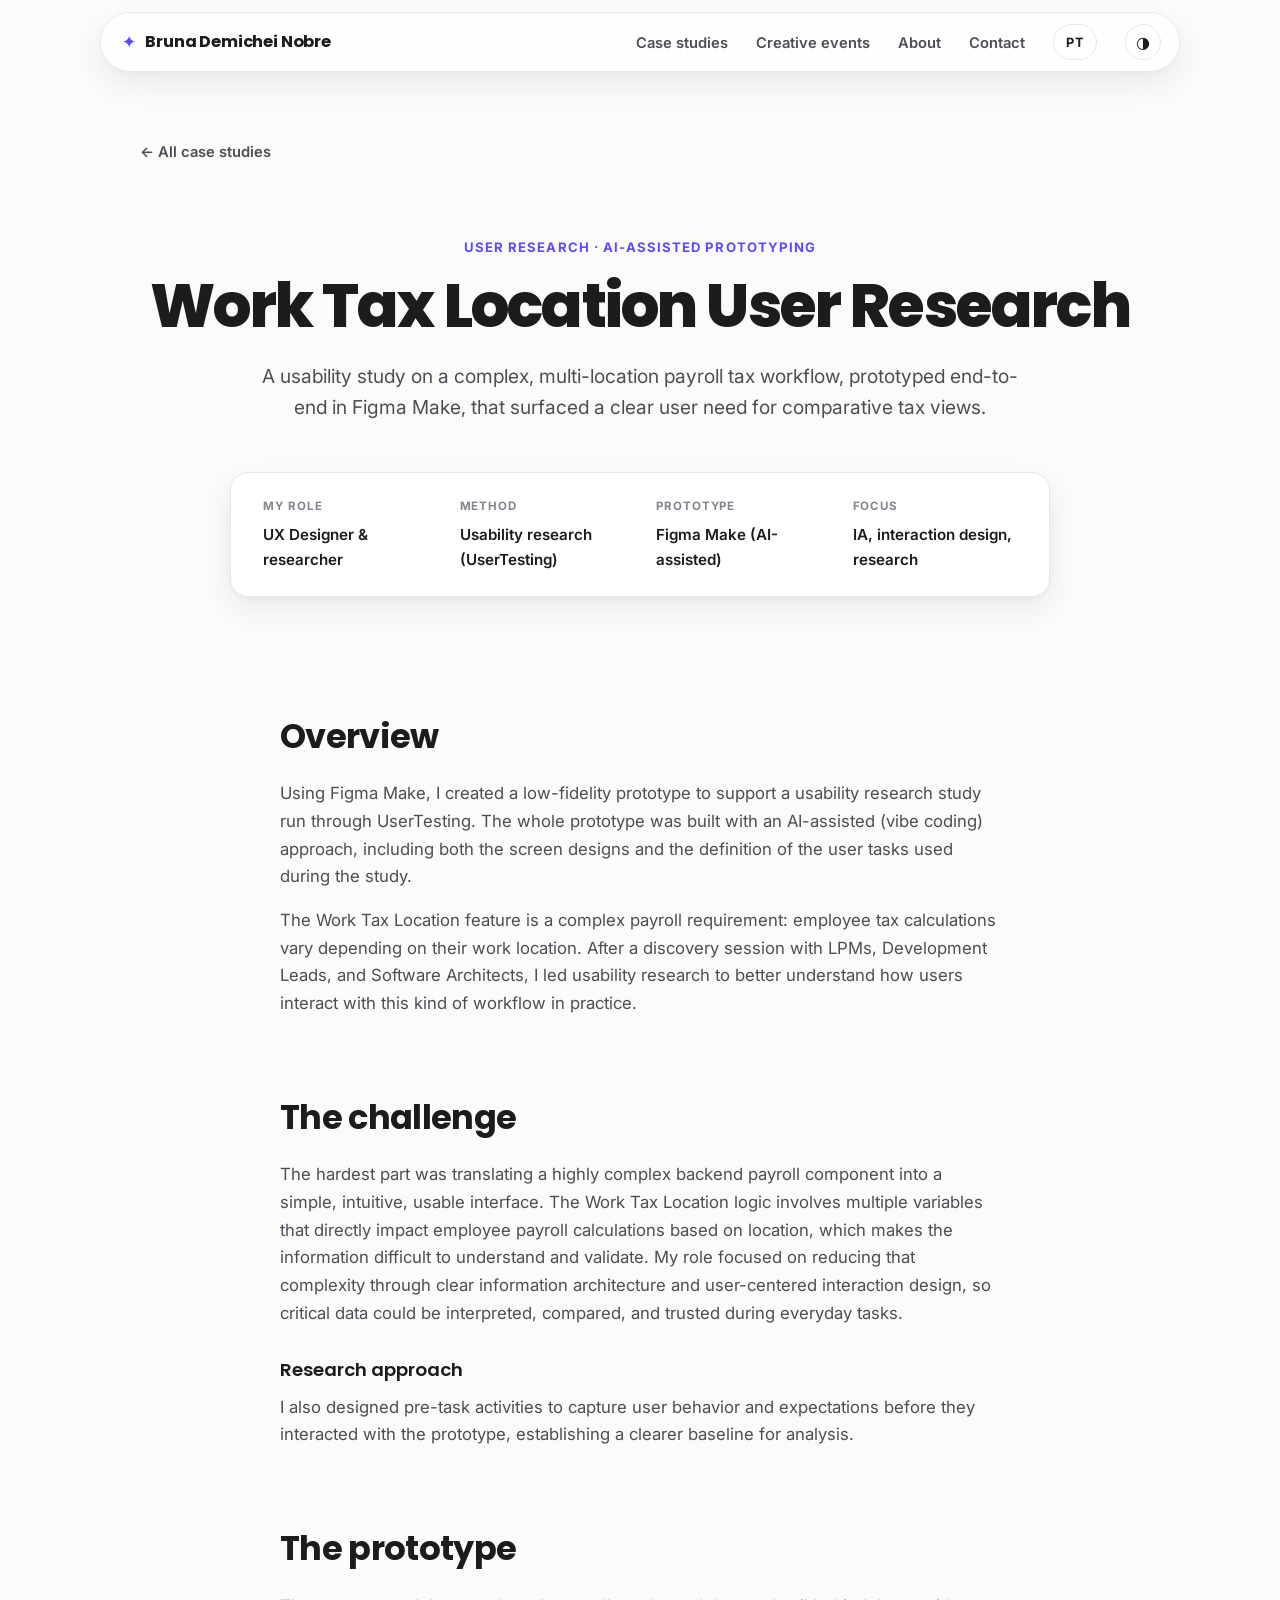
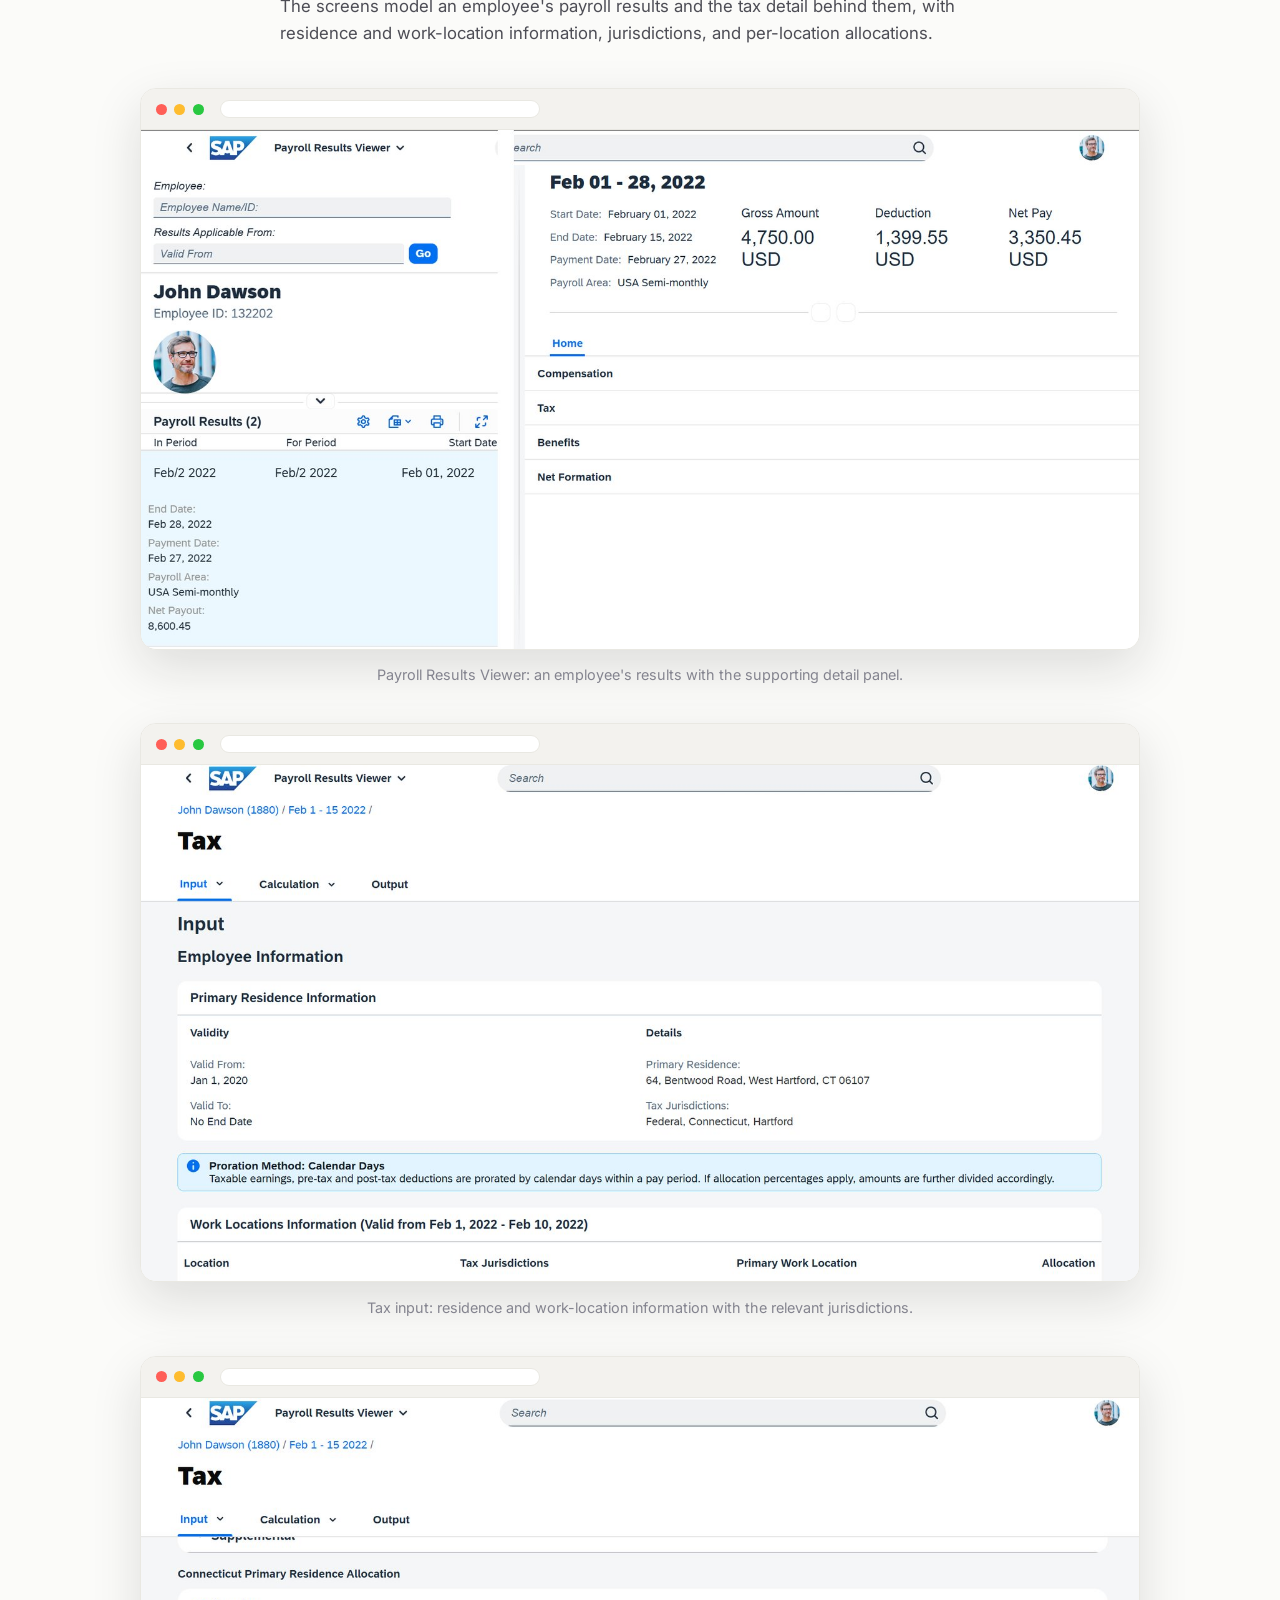
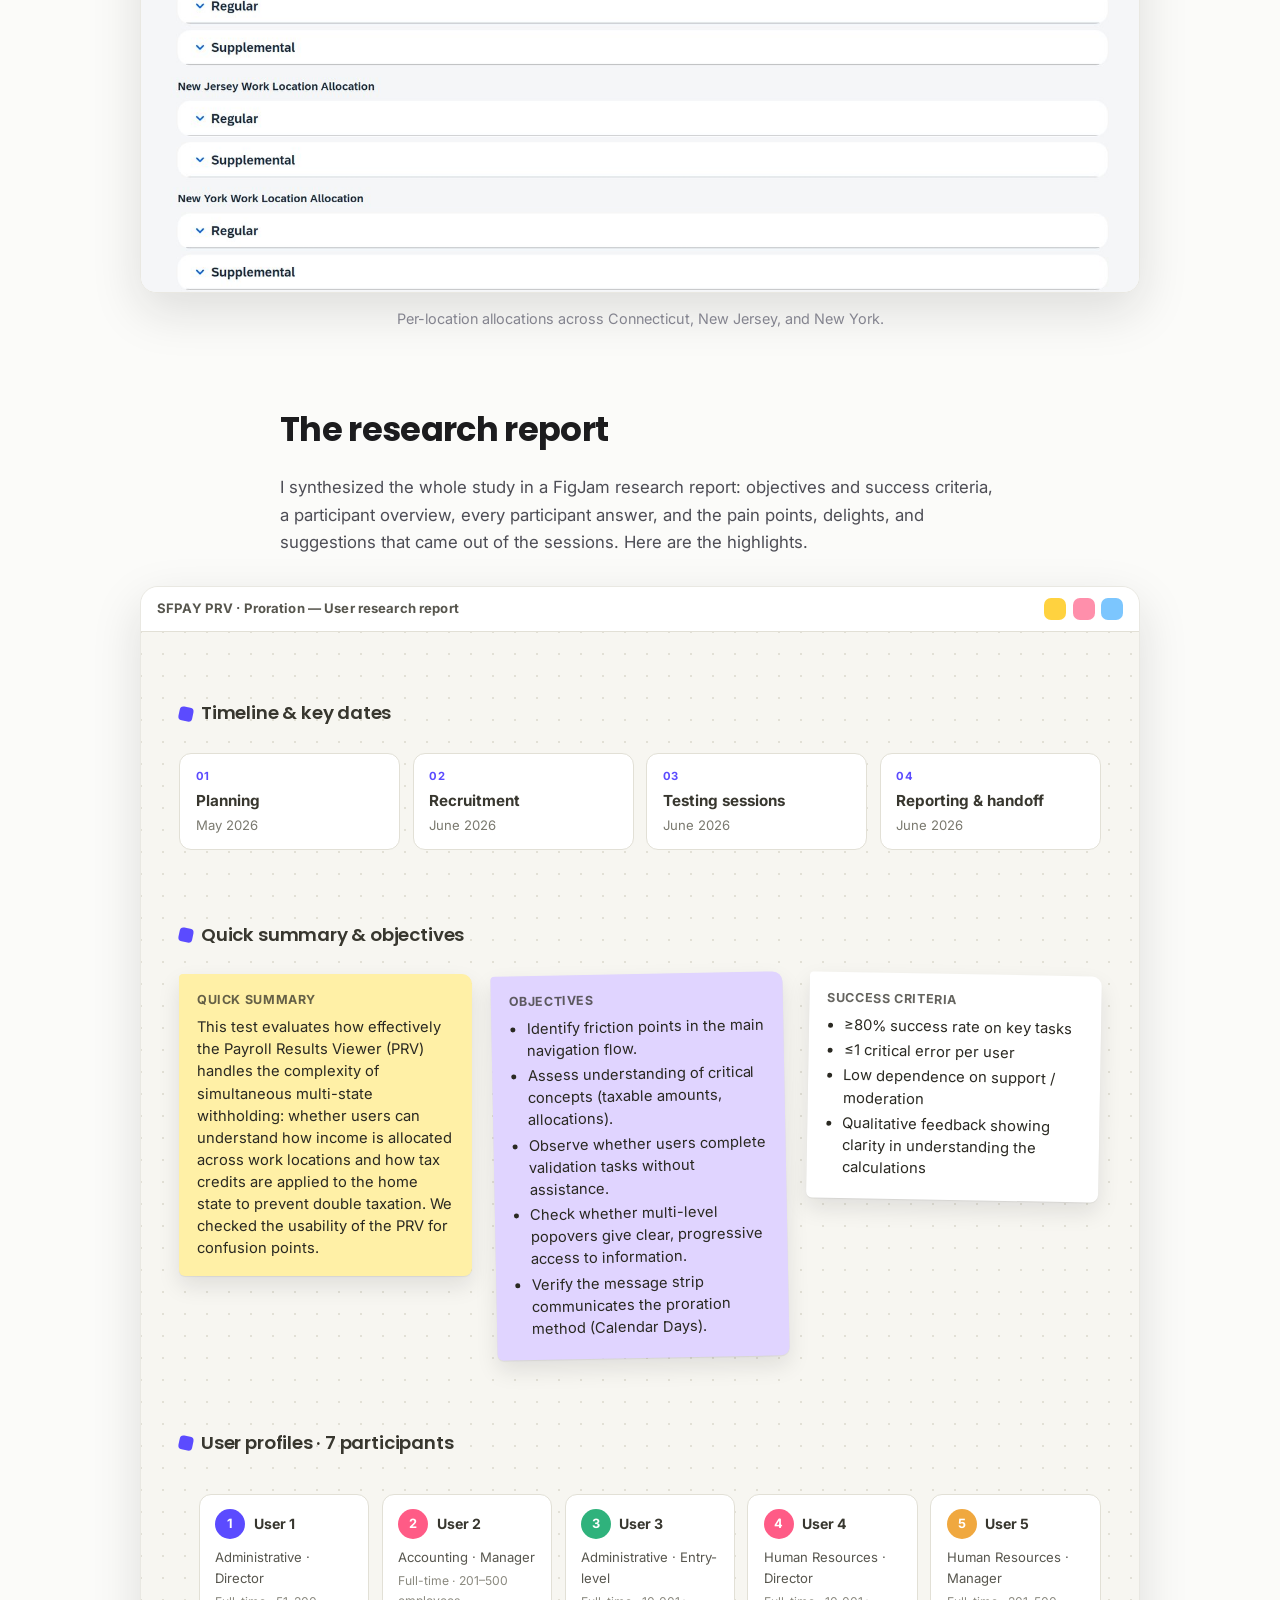
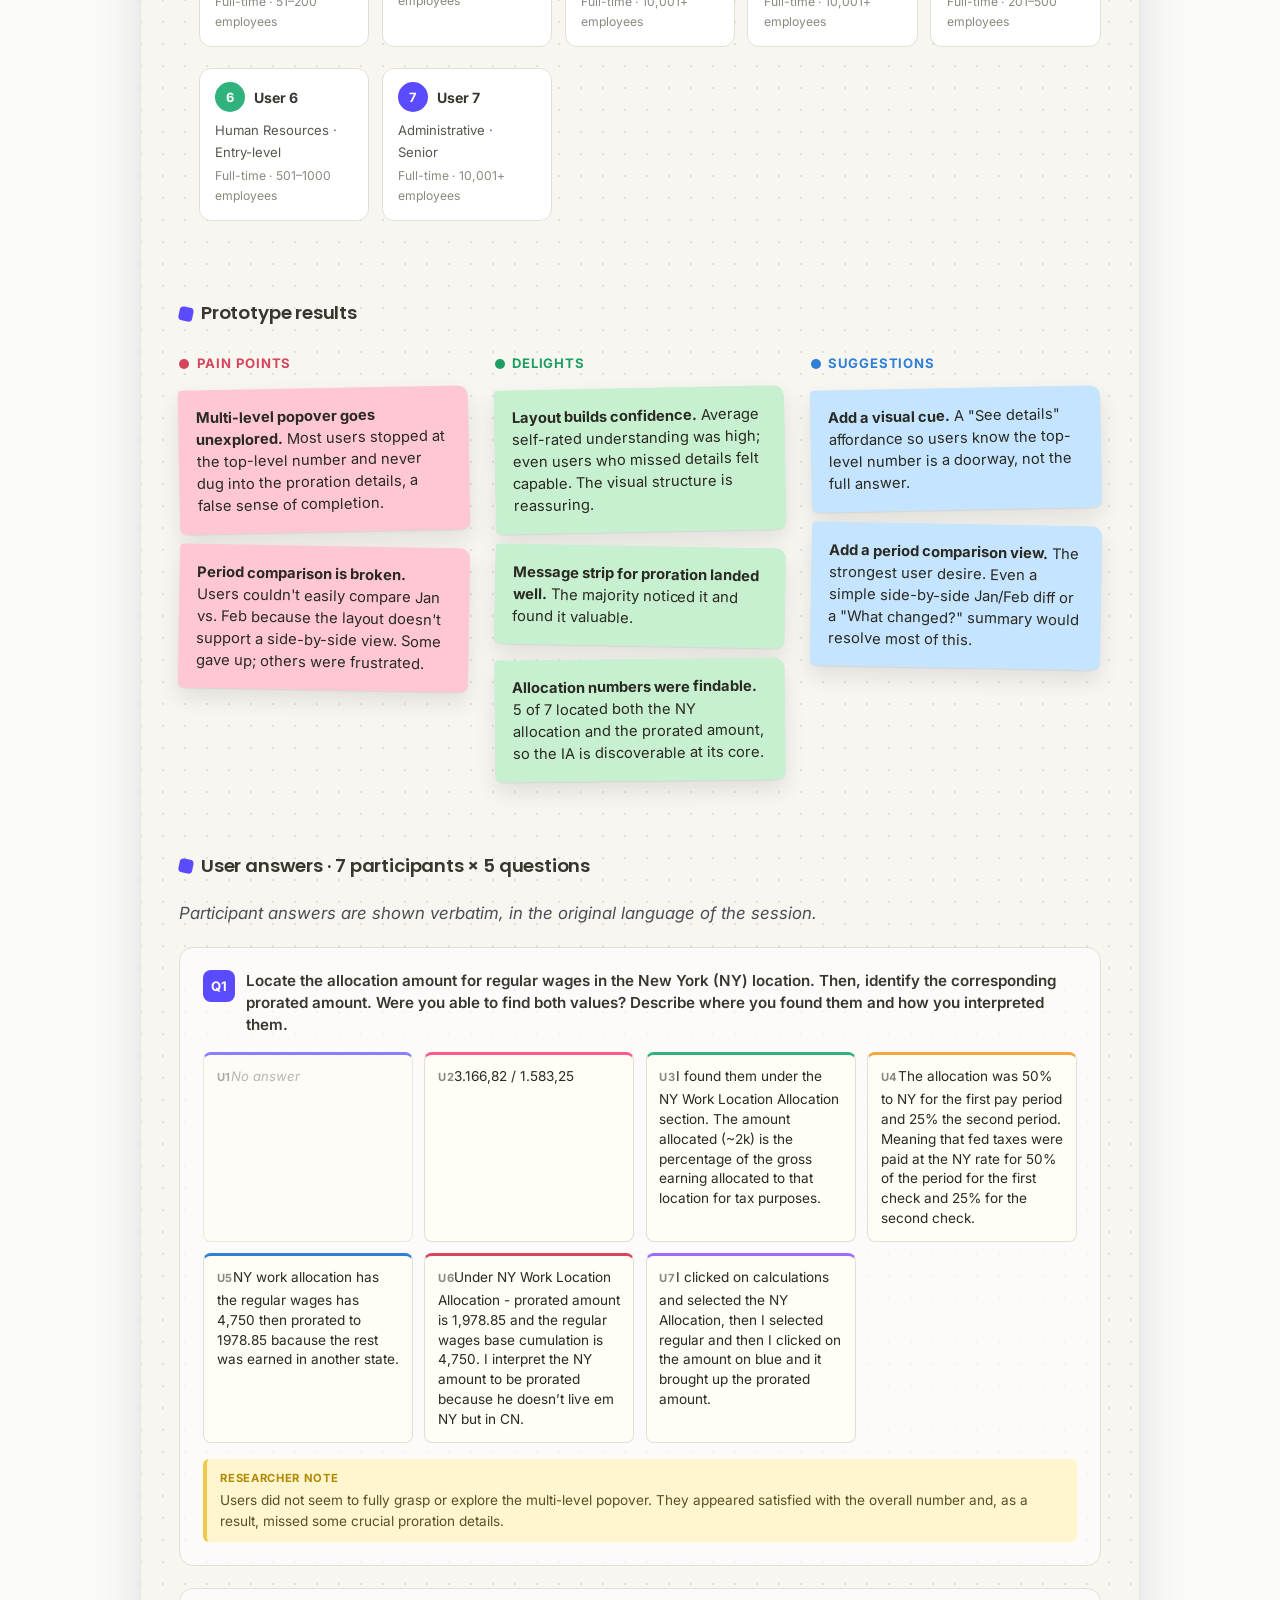
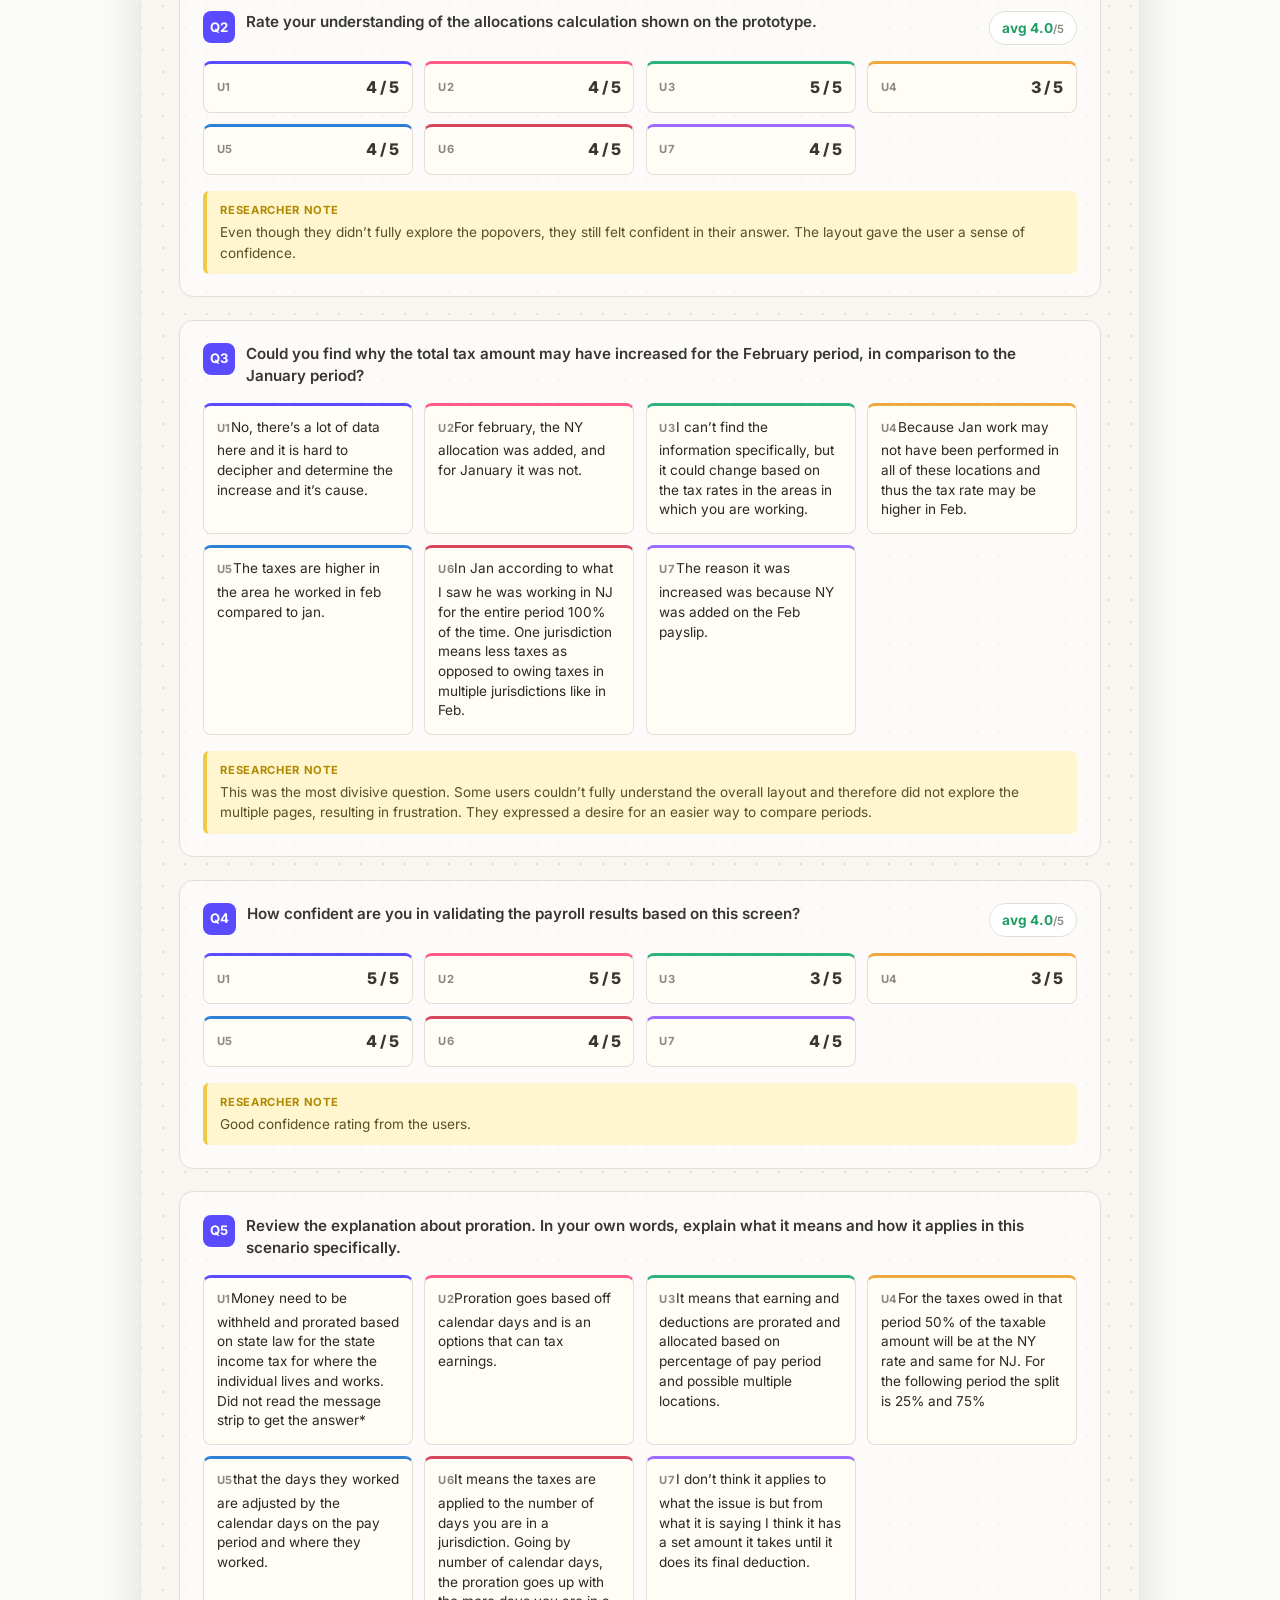
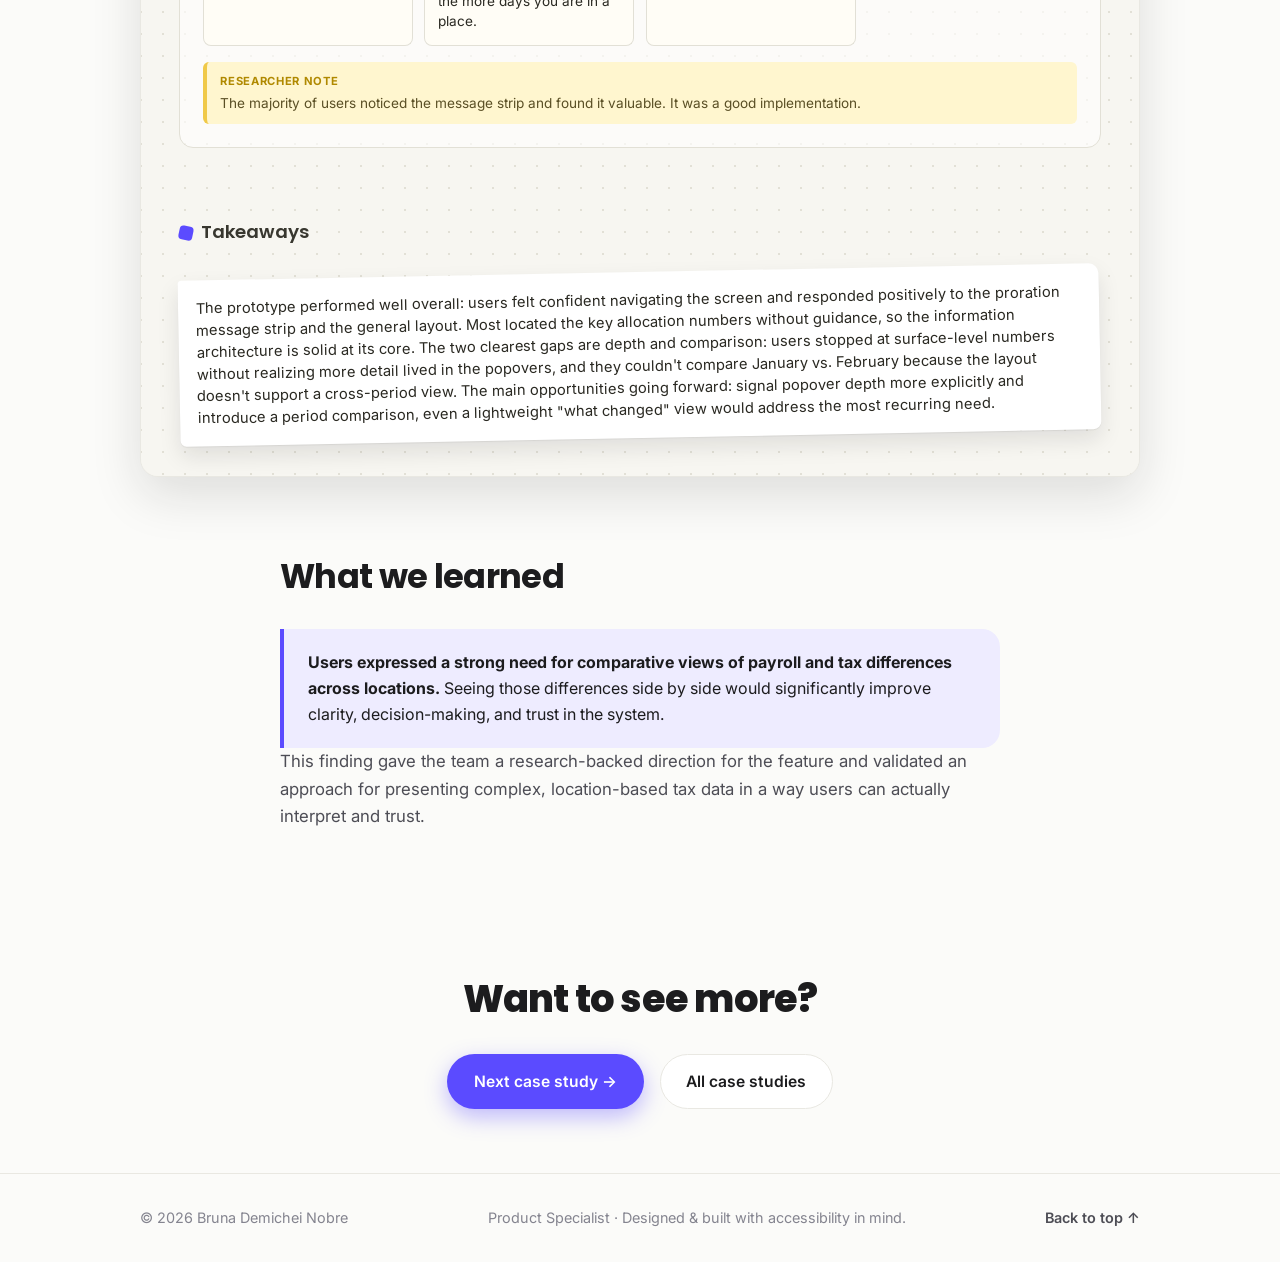
<file: case-work-tax-location.html>
<!DOCTYPE html>
<html lang="en">
<head>
  <meta charset="UTF-8" />
  <meta name="viewport" content="width=device-width, initial-scale=1.0" />
  <meta name="description" content="Case study: usability research on the Work Tax Location payroll workflow, prototyped in Figma Make with an AI-assisted approach." />
  <meta name="author" content="Bruna Demichei Nobre" />
  <title>Work Tax Location User Research · Bruna Demichei Nobre</title>

  <link rel="preconnect" href="https://fonts.googleapis.com" />
  <link rel="preconnect" href="https://fonts.gstatic.com" crossorigin />
  <link href="https://fonts.googleapis.com/css2?family=Inter:wght@400;500;600;700&family=Poppins:wght@500;600;700;800&display=swap" rel="stylesheet" />
  <link rel="stylesheet" href="styles.css" />
  <link rel="icon" href="data:image/svg+xml,&lt;svg xmlns=%22http://www.w3.org/2000/svg%22 viewBox=%220 0 100 100%22&gt;&lt;text y=%22.9em%22 font-size=%2290%22&gt;✦&lt;/text&gt;&lt;/svg&gt;" />
</head>
<body>
  <a class="skip-link" href="#main" data-i18n="skip">Skip to content</a>

  <header class="site-header" id="top">
    <nav class="nav" aria-label="Primary">
      <a href="index.html" class="nav__brand" aria-label="Home · Bruna Demichei Nobre">
        <span class="nav__mark" aria-hidden="true">✦</span>
        <span class="nav__name">Bruna Demichei&nbsp;Nobre</span>
      </a>

      <button class="nav__toggle" aria-expanded="false" aria-controls="nav-menu" aria-label="Open menu">
        <span class="nav__toggle-bar" aria-hidden="true"></span>
        <span class="nav__toggle-bar" aria-hidden="true"></span>
        <span class="nav__toggle-bar" aria-hidden="true"></span>
      </button>

      <ul class="nav__menu" id="nav-menu">
        <li><a href="index.html#work" data-i18n="nav.work">Case studies</a></li>
        <li><a href="index.html#events" data-i18n="nav.events">Creative events</a></li>
        <li><a href="index.html#about" data-i18n="nav.about">About</a></li>
        <li><a href="index.html#contact" data-i18n="nav.contact">Contact</a></li>
        <li>
          <button class="lang-toggle" id="lang-toggle" aria-label="Mudar para português" title="Português / English">
            <span class="lang-toggle__label" id="lang-toggle-label">PT</span>
          </button>
        </li>
        <li>
          <button class="theme-toggle" id="theme-toggle" aria-label="Switch to dark theme" title="Toggle theme">
            <span class="theme-toggle__icon" aria-hidden="true">◑</span>
          </button>
        </li>
      </ul>
    </nav>
  </header>

  <main id="main">
    <div class="case-wrap">
      <a class="case-back" href="index.html#work" data-i18n="case.back">← All case studies</a>

      <header class="case-hero reveal">
        <span class="case-hero__cat" data-i18n="wtl.cat">User research · AI-assisted prototyping</span>
        <h1 class="case-hero__title" data-i18n="wtl.title">Work Tax Location User Research</h1>
        <p class="case-hero__lede" data-i18n="wtl.lede">
          A usability study on a complex, multi-location payroll tax workflow, prototyped end-to-end in
          Figma Make, that surfaced a clear user need for comparative tax views.
        </p>
        <dl class="case-meta">
          <div><dt data-i18n="meta.role">My role</dt><dd data-i18n="wtl.m.role">UX Designer &amp; researcher</dd></div>
          <div><dt data-i18n="wtl.m.methodlbl">Method</dt><dd data-i18n="wtl.m.method">Usability research (UserTesting)</dd></div>
          <div><dt data-i18n="wtl.m.protolbl">Prototype</dt><dd data-i18n="wtl.m.proto">Figma Make (AI-assisted)</dd></div>
          <div><dt data-i18n="meta.focus">Focus</dt><dd data-i18n="wtl.m.focus">IA, interaction design, research</dd></div>
        </dl>
      </header>

      <section class="case-block reveal">
        <div class="prose">
          <h2 data-i18n="wtl.ov.title">Overview</h2>
          <p data-i18n="wtl.ov.p1">
            Using Figma Make, I created a low-fidelity prototype to support a usability research study run
            through UserTesting. The whole prototype was built with an AI-assisted (vibe coding) approach,
            including both the screen designs and the definition of the user tasks used during the study.
          </p>
          <p data-i18n="wtl.ov.p2">
            The Work Tax Location feature is a complex payroll requirement: employee tax calculations vary
            depending on their work location. After a discovery session with LPMs, Development Leads, and
            Software Architects, I led usability research to better understand how users interact with this
            kind of workflow in practice.
          </p>
        </div>
      </section>

      <section class="case-block reveal">
        <div class="prose">
          <h2 data-i18n="wtl.ch.title">The challenge</h2>
          <p data-i18n="wtl.ch.p1">
            The hardest part was translating a highly complex backend payroll component into a simple,
            intuitive, usable interface. The Work Tax Location logic involves multiple variables that directly
            impact employee payroll calculations based on location, which makes the information difficult to
            understand and validate. My role focused on reducing that complexity through clear information
            architecture and user-centered interaction design, so critical data could be interpreted,
            compared, and trusted during everyday tasks.
          </p>
          <h3 data-i18n="wtl.ch.h3">Research approach</h3>
          <p data-i18n="wtl.ch.p2">
            I also designed pre-task activities to capture user behavior and expectations before they
            interacted with the prototype, establishing a clearer baseline for analysis.
          </p>
        </div>
      </section>

      <section class="case-block reveal">
        <div class="prose">
          <h2 data-i18n="wtl.pr.title">The prototype</h2>
          <p data-i18n="wtl.pr.p">
            The screens model an employee's payroll results and the tax detail behind them, with residence and
            work-location information, jurisdictions, and per-location allocations.
          </p>
        </div>

        <div class="shots">
          <figure class="shot reveal">
            <div class="browser">
              <div class="browser__bar"><span class="browser__dot"></span><span class="browser__dot"></span><span class="browser__dot"></span><span class="browser__chip"></span></div>
              <div class="browser__viewport"><img src="assets/cases/wtl-results.jpg" alt="Payroll Results Viewer showing an employee's pay period with gross, deduction, and net pay" loading="lazy" /></div>
            </div>
            <figcaption data-i18n="wtl.pr.cap1">Payroll Results Viewer: an employee's results with the supporting detail panel.</figcaption>
          </figure>

          <figure class="shot reveal">
            <div class="browser">
              <div class="browser__bar"><span class="browser__dot"></span><span class="browser__dot"></span><span class="browser__dot"></span><span class="browser__chip"></span></div>
              <div class="browser__viewport"><img src="assets/cases/wtl-input.jpg" alt="Tax Input screen showing primary residence information, tax jurisdictions, and work locations" loading="lazy" /></div>
            </div>
            <figcaption data-i18n="wtl.pr.cap2">Tax input: residence and work-location information with the relevant jurisdictions.</figcaption>
          </figure>

          <figure class="shot reveal">
            <div class="browser">
              <div class="browser__bar"><span class="browser__dot"></span><span class="browser__dot"></span><span class="browser__dot"></span><span class="browser__chip"></span></div>
              <div class="browser__viewport"><img src="assets/cases/wtl-allocations.jpg" alt="Allocations for Connecticut, New Jersey, and New York work locations, each with Regular and Supplemental" loading="lazy" /></div>
            </div>
            <figcaption data-i18n="wtl.pr.cap3">Per-location allocations across Connecticut, New Jersey, and New York.</figcaption>
          </figure>
        </div>
      </section>

      <section class="case-block reveal">
        <div class="prose">
          <h2 data-i18n="wtl.rr.title">The research report</h2>
          <p data-i18n="wtl.rr.p">
            I synthesized the whole study in a FigJam research report: objectives and success
            criteria, a participant overview, every participant answer, and the pain points,
            delights, and suggestions that came out of the sessions. Here are the highlights.
          </p>
        </div>

        <div class="board reveal" role="img" aria-label="FigJam user research report board for the SFPAY PRV Proration study, including timeline, summary, objectives, participants, findings, participant quotes, and takeaways.">
          <div class="board__bar">
            <span class="board__bar-title" data-i18n="wtl.board.title">SFPAY PRV · Proration — User research report</span>
            <span class="board__bar-tools" aria-hidden="true">
              <span class="board__tool"></span><span class="board__tool"></span><span class="board__tool"></span>
            </span>
          </div>

          <div class="board__canvas">
            <!-- Timeline -->
            <div class="board__group">
              <h3 class="board__head" data-i18n="wtl.tl.head">Timeline &amp; key dates</h3>
              <ol class="board__timeline">
                <li><em>01</em><b data-i18n="wtl.tl.1">Planning</b><span data-i18n="wtl.tl.1d">May 2026</span></li>
                <li><em>02</em><b data-i18n="wtl.tl.2">Recruitment</b><span data-i18n="wtl.tl.2d">June 2026</span></li>
                <li><em>03</em><b data-i18n="wtl.tl.3">Testing sessions</b><span data-i18n="wtl.tl.3d">June 2026</span></li>
                <li><em>04</em><b data-i18n="wtl.tl.4">Reporting &amp; handoff</b><span data-i18n="wtl.tl.4d">June 2026</span></li>
              </ol>
            </div>

            <!-- Summary + objectives -->
            <div class="board__group">
              <h3 class="board__head" data-i18n="wtl.so.head">Quick summary &amp; objectives</h3>
              <div class="board__row">
                <div class="note note--yellow">
                  <span class="note__label" data-i18n="wtl.so.sumlbl">Quick summary</span>
                  <span data-i18n="wtl.so.sum">This test evaluates how effectively the Payroll Results Viewer (PRV) handles the
                  complexity of simultaneous multi-state withholding: whether users can understand how
                  income is allocated across work locations and how tax credits are applied to the home
                  state to prevent double taxation. We checked the usability of the PRV for confusion points.</span>
                </div>
                <div class="note note--purple">
                  <span class="note__label" data-i18n="wtl.so.objlbl">Objectives</span>
                  <ul>
                    <li data-i18n="wtl.so.obj1">Identify friction points in the main navigation flow.</li>
                    <li data-i18n="wtl.so.obj2">Assess understanding of critical concepts (taxable amounts, allocations).</li>
                    <li data-i18n="wtl.so.obj3">Observe whether users complete validation tasks without assistance.</li>
                    <li data-i18n="wtl.so.obj4">Check whether multi-level popovers give clear, progressive access to information.</li>
                    <li data-i18n="wtl.so.obj5">Verify the message strip communicates the proration method (Calendar Days).</li>
                  </ul>
                </div>
                <div class="note note--white">
                  <span class="note__label" data-i18n="wtl.so.sclbl">Success criteria</span>
                  <ul>
                    <li data-i18n="wtl.so.sc1">&ge;80% success rate on key tasks</li>
                    <li data-i18n="wtl.so.sc2">&le;1 critical error per user</li>
                    <li data-i18n="wtl.so.sc3">Low dependence on support / moderation</li>
                    <li data-i18n="wtl.so.sc4">Qualitative feedback showing clarity in understanding the calculations</li>
                  </ul>
                </div>
              </div>
            </div>

            <!-- Participants -->
            <div class="board__group">
              <h3 class="board__head" data-i18n="wtl.pp.head">User profiles · 7 participants</h3>
              <ul class="board__people">
                <li class="person"><div class="person__top"><span class="person__avatar">1</span><span class="person__name">User 1</span></div><span class="person__role" data-i18n="wtl.pp.r1">Administrative · Director</span><span class="person__meta" data-i18n="wtl.pp.m1">Full-time · 51–200 employees</span></li>
                <li class="person"><div class="person__top"><span class="person__avatar">2</span><span class="person__name">User 2</span></div><span class="person__role" data-i18n="wtl.pp.r2">Accounting · Manager</span><span class="person__meta" data-i18n="wtl.pp.m2">Full-time · 201–500 employees</span></li>
                <li class="person"><div class="person__top"><span class="person__avatar">3</span><span class="person__name">User 3</span></div><span class="person__role" data-i18n="wtl.pp.r3">Administrative · Entry-level</span><span class="person__meta" data-i18n="wtl.pp.m3">Full-time · 10,001+ employees</span></li>
                <li class="person"><div class="person__top"><span class="person__avatar">4</span><span class="person__name">User 4</span></div><span class="person__role" data-i18n="wtl.pp.r4">Human Resources · Director</span><span class="person__meta" data-i18n="wtl.pp.m4">Full-time · 10,001+ employees</span></li>
                <li class="person"><div class="person__top"><span class="person__avatar">5</span><span class="person__name">User 5</span></div><span class="person__role" data-i18n="wtl.pp.r5">Human Resources · Manager</span><span class="person__meta" data-i18n="wtl.pp.m5">Full-time · 201–500 employees</span></li>
                <li class="person"><div class="person__top"><span class="person__avatar">6</span><span class="person__name">User 6</span></div><span class="person__role" data-i18n="wtl.pp.r6">Human Resources · Entry-level</span><span class="person__meta" data-i18n="wtl.pp.m6">Full-time · 501–1000 employees</span></li>
                <li class="person"><div class="person__top"><span class="person__avatar">7</span><span class="person__name">User 7</span></div><span class="person__role" data-i18n="wtl.pp.r7">Administrative · Senior</span><span class="person__meta" data-i18n="wtl.pp.m7">Full-time · 10,001+ employees</span></li>
              </ul>
            </div>

            <!-- Findings -->
            <div class="board__group">
              <h3 class="board__head" data-i18n="wtl.fi.head">Prototype results</h3>
              <div class="board__cols">
                <div class="board__col board__col--pain">
                  <span class="board__col-title" data-i18n="wtl.fi.pain">Pain points</span>
                  <div class="note note--pink" data-i18n-html="wtl.fi.pain1">
                    <strong>Multi-level popover goes unexplored.</strong> Most users stopped at the
                    top-level number and never dug into the proration details, a false sense of completion.
                  </div>
                  <div class="note note--pink" data-i18n-html="wtl.fi.pain2">
                    <strong>Period comparison is broken.</strong> Users couldn't easily compare Jan vs.
                    Feb because the layout doesn't support a side-by-side view. Some gave up; others were frustrated.
                  </div>
                </div>

                <div class="board__col board__col--delight">
                  <span class="board__col-title" data-i18n="wtl.fi.delight">Delights</span>
                  <div class="note note--green" data-i18n-html="wtl.fi.del1">
                    <strong>Layout builds confidence.</strong> Average self-rated understanding was high;
                    even users who missed details felt capable. The visual structure is reassuring.
                  </div>
                  <div class="note note--green" data-i18n-html="wtl.fi.del2">
                    <strong>Message strip for proration landed well.</strong> The majority noticed it and found it valuable.
                  </div>
                  <div class="note note--green" data-i18n-html="wtl.fi.del3">
                    <strong>Allocation numbers were findable.</strong> 5 of 7 located both the NY allocation
                    and the prorated amount, so the IA is discoverable at its core.
                  </div>
                </div>

                <div class="board__col board__col--idea">
                  <span class="board__col-title" data-i18n="wtl.fi.sugg">Suggestions</span>
                  <div class="note note--blue" data-i18n-html="wtl.fi.sug1">
                    <strong>Add a visual cue.</strong> A "See details" affordance so users know the top-level
                    number is a doorway, not the full answer.
                  </div>
                  <div class="note note--blue" data-i18n-html="wtl.fi.sug2">
                    <strong>Add a period comparison view.</strong> The strongest user desire. Even a simple
                    side-by-side Jan/Feb diff or a "What changed?" summary would resolve most of this.
                  </div>
                </div>
              </div>
            </div>

            <!-- User answers -->
            <div class="board__group">
              <h3 class="board__head" data-i18n="wtl.qa.head">User answers &middot; 7 participants &times; 5 questions</h3>
              <p class="board__verbatim" data-i18n="wtl.qa.verbatim">Participant answers are shown verbatim, in the original language of the session.</p>
              <div class="qa">
                <div class="qa__item">
                  <div class="qa__q"><span class="qa__num">Q1</span><p data-i18n="wtl.qa.q1">Locate the allocation amount for regular wages in the New York (NY) location. Then, identify the corresponding prorated amount. Were you able to find both values? Describe where you found them and how you interpreted them.</p></div>
                  <div class="qa__answers">
                    <div class="qa__a qa__a--empty"><span class="qa__user">U1</span><span class="qa__na" data-i18n="wtl.qa.na">No answer</span></div>
                    <div class="qa__a"><span class="qa__user">U2</span>3.166,82 / 1.583,25</div>
                    <div class="qa__a"><span class="qa__user">U3</span>I found them under the NY Work Location Allocation section. The amount allocated (~2k) is the percentage of the gross earning allocated to that location for tax purposes.</div>
                    <div class="qa__a"><span class="qa__user">U4</span>The allocation was 50% to NY for the first pay period and 25% the second period. Meaning that fed taxes were paid at the NY rate for 50% of the period for the first check and 25% for the second check.</div>
                    <div class="qa__a"><span class="qa__user">U5</span>NY work allocation has the regular wages has 4,750 then prorated to 1978.85 bacause the rest was earned in another state.</div>
                    <div class="qa__a"><span class="qa__user">U6</span>Under NY Work Location Allocation - prorated amount is 1,978.85 and the regular wages base cumulation is 4,750. I interpret the NY amount to be prorated because he doesn’t live em NY but in CN.</div>
                    <div class="qa__a"><span class="qa__user">U7</span>I clicked on calculations and selected the NY Allocation, then I selected regular and then I clicked on the amount on blue and it brought up the prorated amount.</div>
                  </div>
                  <div class="qa__note"><strong data-i18n="wtl.qa.rn">Researcher note</strong> <span data-i18n="wtl.qa.rn1">Users did not seem to fully grasp or explore the multi-level popover. They appeared satisfied with the overall number and, as a result, missed some crucial proration details.</span></div>
                </div>
                <div class="qa__item">
                  <div class="qa__q"><span class="qa__num">Q2</span><p data-i18n="wtl.qa.q2">Rate your understanding of the allocations calculation shown on the prototype.</p><span class="qa__avg">avg 4.0<small>/5</small></span></div>
                  <div class="qa__answers">
                    <div class="qa__a qa__a--rating"><span class="qa__user">U1</span><span class="qa__rate">4 / 5</span></div>
                    <div class="qa__a qa__a--rating"><span class="qa__user">U2</span><span class="qa__rate">4 / 5</span></div>
                    <div class="qa__a qa__a--rating"><span class="qa__user">U3</span><span class="qa__rate">5 / 5</span></div>
                    <div class="qa__a qa__a--rating"><span class="qa__user">U4</span><span class="qa__rate">3 / 5</span></div>
                    <div class="qa__a qa__a--rating"><span class="qa__user">U5</span><span class="qa__rate">4 / 5</span></div>
                    <div class="qa__a qa__a--rating"><span class="qa__user">U6</span><span class="qa__rate">4 / 5</span></div>
                    <div class="qa__a qa__a--rating"><span class="qa__user">U7</span><span class="qa__rate">4 / 5</span></div>
                  </div>
                  <div class="qa__note"><strong data-i18n="wtl.qa.rn">Researcher note</strong> <span data-i18n="wtl.qa.rn2">Even though they didn’t fully explore the popovers, they still felt confident in their answer. The layout gave the user a sense of confidence.</span></div>
                </div>
                <div class="qa__item">
                  <div class="qa__q"><span class="qa__num">Q3</span><p data-i18n="wtl.qa.q3">Could you find why the total tax amount may have increased for the February period, in comparison to the January period?</p></div>
                  <div class="qa__answers">
                    <div class="qa__a"><span class="qa__user">U1</span>No, there’s a lot of data here and it is hard to decipher and determine the increase and it’s cause.</div>
                    <div class="qa__a"><span class="qa__user">U2</span>For february, the NY allocation was added, and for January it was not.</div>
                    <div class="qa__a"><span class="qa__user">U3</span>I can’t find the information specifically, but it could change based on the tax rates in the areas in which you are working.</div>
                    <div class="qa__a"><span class="qa__user">U4</span>Because Jan work may not have been performed in all of these locations and thus the tax rate may be higher in Feb.</div>
                    <div class="qa__a"><span class="qa__user">U5</span>The taxes are higher in the area he worked in feb compared to jan.</div>
                    <div class="qa__a"><span class="qa__user">U6</span>In Jan according to what I saw he was working in NJ for the entire period 100% of the time. One jurisdiction means less taxes as opposed to owing taxes in multiple jurisdictions like in Feb.</div>
                    <div class="qa__a"><span class="qa__user">U7</span>The reason it was increased was because NY was added on the Feb payslip.</div>
                  </div>
                  <div class="qa__note"><strong data-i18n="wtl.qa.rn">Researcher note</strong> <span data-i18n="wtl.qa.rn3">This was the most divisive question. Some users couldn’t fully understand the overall layout and therefore did not explore the multiple pages, resulting in frustration. They expressed a desire for an easier way to compare periods.</span></div>
                </div>
                <div class="qa__item">
                  <div class="qa__q"><span class="qa__num">Q4</span><p data-i18n="wtl.qa.q4">How confident are you in validating the payroll results based on this screen?</p><span class="qa__avg">avg 4.0<small>/5</small></span></div>
                  <div class="qa__answers">
                    <div class="qa__a qa__a--rating"><span class="qa__user">U1</span><span class="qa__rate">5 / 5</span></div>
                    <div class="qa__a qa__a--rating"><span class="qa__user">U2</span><span class="qa__rate">5 / 5</span></div>
                    <div class="qa__a qa__a--rating"><span class="qa__user">U3</span><span class="qa__rate">3 / 5</span></div>
                    <div class="qa__a qa__a--rating"><span class="qa__user">U4</span><span class="qa__rate">3 / 5</span></div>
                    <div class="qa__a qa__a--rating"><span class="qa__user">U5</span><span class="qa__rate">4 / 5</span></div>
                    <div class="qa__a qa__a--rating"><span class="qa__user">U6</span><span class="qa__rate">4 / 5</span></div>
                    <div class="qa__a qa__a--rating"><span class="qa__user">U7</span><span class="qa__rate">4 / 5</span></div>
                  </div>
                  <div class="qa__note"><strong data-i18n="wtl.qa.rn">Researcher note</strong> <span data-i18n="wtl.qa.rn4">Good confidence rating from the users.</span></div>
                </div>
                <div class="qa__item">
                  <div class="qa__q"><span class="qa__num">Q5</span><p data-i18n="wtl.qa.q5">Review the explanation about proration. In your own words, explain what it means and how it applies in this scenario specifically.</p></div>
                  <div class="qa__answers">
                    <div class="qa__a"><span class="qa__user">U1</span>Money need to be withheld and prorated based on state law for the state income tax for where the individual lives and works. Did not read the message strip to get the answer*</div>
                    <div class="qa__a"><span class="qa__user">U2</span>Proration goes based off calendar days and is an options that can tax earnings.</div>
                    <div class="qa__a"><span class="qa__user">U3</span>It means that earning and deductions are prorated and allocated based on percentage of pay period and possible multiple locations.</div>
                    <div class="qa__a"><span class="qa__user">U4</span>For the taxes owed in that period 50% of the taxable amount will be at the NY rate and same for NJ. For the following period the split is 25% and 75%</div>
                    <div class="qa__a"><span class="qa__user">U5</span>that the days they worked are adjusted by the calendar days on the pay period and where they worked.</div>
                    <div class="qa__a"><span class="qa__user">U6</span>It means the taxes are applied to the number of days you are in a jurisdiction. Going by number of calendar days, the proration goes up with the more days you are in a place.</div>
                    <div class="qa__a"><span class="qa__user">U7</span>I don’t think it applies to what the issue is but from what it is saying I think it has a set amount it takes until it does its final deduction.</div>
                  </div>
                  <div class="qa__note"><strong data-i18n="wtl.qa.rn">Researcher note</strong> <span data-i18n="wtl.qa.rn5">The majority of users noticed the message strip and found it valuable. It was a good implementation.</span></div>
                </div>
              </div>
            </div>

            <!-- Takeaways -->
            <div class="board__group">
              <h3 class="board__head" data-i18n="wtl.ta.head">Takeaways</h3>
              <div class="note note--white" data-i18n="wtl.ta.body">
                The prototype performed well overall: users felt confident navigating the screen and
                responded positively to the proration message strip and the general layout. Most located
                the key allocation numbers without guidance, so the information architecture is solid at its
                core. The two clearest gaps are depth and comparison: users stopped at surface-level numbers
                without realizing more detail lived in the popovers, and they couldn't compare January vs.
                February because the layout doesn't support a cross-period view. The main opportunities
                going forward: signal popover depth more explicitly and introduce a period comparison, even a
                lightweight "what changed" view would address the most recurring need.
              </div>
            </div>
          </div>
        </div>
      </section>

      <section class="case-block reveal">
        <div class="prose">
          <h2 data-i18n="wtl.wl.title">What we learned</h2>
          <div class="callout">
            <p data-i18n-html="wtl.wl.callout">
              <strong>Users expressed a strong need for comparative views of payroll and tax differences
              across locations.</strong> Seeing those differences side by side would significantly improve
              clarity, decision-making, and trust in the system.
            </p>
          </div>
          <p data-i18n="wtl.wl.p">
            This finding gave the team a research-backed direction for the feature and validated an approach
            for presenting complex, location-based tax data in a way users can actually interpret and trust.
          </p>
        </div>
      </section>

      <section class="case-cta reveal">
        <h2 class="case-cta__title" data-i18n="cta.more">Want to see more?</h2>
        <div class="contact__actions">
          <a class="btn btn--primary" href="case-minha-jornada.html" data-i18n="cta.next">Next case study →</a>
          <a class="btn btn--ghost" href="index.html#work" data-i18n="cta.all">All case studies</a>
        </div>
      </section>
    </div>
  </main>

  <footer class="site-footer">
    <div class="site-footer__inner">
      <p>© <span id="year"></span> Bruna Demichei Nobre</p>
      <p class="site-footer__meta" data-i18n="footer.meta">Product Specialist · Designed &amp; built with accessibility in mind.</p>
      <a href="#top" class="site-footer__top" data-i18n="footer.top">Back to top ↑</a>
    </div>
  </footer>

  <script>
    window.PT = {
      "skip": "Pular para o conteúdo",
      "nav.work": "Cases",
      "nav.events": "Eventos criativos",
      "nav.about": "Sobre",
      "nav.contact": "Contato",
      "case.back": "← Todos os cases",
      "meta.role": "Meu papel",
      "meta.focus": "Foco",
      "cta.more": "Quer ver mais?",
      "cta.next": "Próximo case →",
      "cta.all": "Todos os cases",
      "footer.meta": "Product Specialist · Desenhado &amp; construído com acessibilidade em mente.",
      "footer.top": "Voltar ao topo ↑",

      "wtl.cat": "Pesquisa com usuários · Prototipagem com IA",
      "wtl.title": "Pesquisa de Usuário: Work Tax Location",
      "wtl.lede": "Um estudo de usabilidade sobre um fluxo tributário de folha complexo, com múltiplas localizações, prototipado de ponta a ponta no Figma Make, que revelou uma clara necessidade dos usuários por visões comparativas de impostos.",
      "wtl.m.role": "UX Designer &amp; pesquisadora",
      "wtl.m.methodlbl": "Método",
      "wtl.m.method": "Pesquisa de usabilidade (UserTesting)",
      "wtl.m.protolbl": "Protótipo",
      "wtl.m.proto": "Figma Make (assistido por IA)",
      "wtl.m.focus": "AI, design de interação, pesquisa",

      "wtl.ov.title": "Visão geral",
      "wtl.ov.p1": "Usando o Figma Make, criei um protótipo de baixa fidelidade para apoiar um estudo de usabilidade conduzido pelo UserTesting. Todo o protótipo foi construído com uma abordagem assistida por IA (vibe coding), incluindo tanto o design das telas quanto a definição das tarefas usadas durante o estudo.",
      "wtl.ov.p2": "O recurso Work Tax Location é um requisito complexo de folha de pagamento: o cálculo de impostos do funcionário varia conforme sua localização de trabalho. Após uma sessão de discovery com LPMs, Development Leads e Software Architects, conduzi a pesquisa de usabilidade para entender melhor como os usuários interagem com esse tipo de fluxo na prática.",

      "wtl.ch.title": "O desafio",
      "wtl.ch.p1": "A parte mais difícil foi traduzir um componente de folha de pagamento altamente complexo do backend em uma interface simples, intuitiva e usável. A lógica de Work Tax Location envolve múltiplas variáveis que impactam diretamente os cálculos de folha baseados em localização, o que torna a informação difícil de entender e validar. Meu papel focou em reduzir essa complexidade por meio de uma arquitetura da informação clara e um design de interação centrado no usuário, para que dados críticos pudessem ser interpretados, comparados e confiáveis nas tarefas do dia a dia.",
      "wtl.ch.h3": "Abordagem de pesquisa",
      "wtl.ch.p2": "Também desenhei atividades de pré-tarefa para capturar o comportamento e as expectativas dos usuários antes de interagirem com o protótipo, estabelecendo uma linha de base mais clara para a análise.",

      "wtl.pr.title": "O protótipo",
      "wtl.pr.p": "As telas modelam os resultados de folha de um funcionário e o detalhe tributário por trás deles, com informações de residência e localização de trabalho, jurisdições e alocações por localização.",
      "wtl.pr.cap1": "Payroll Results Viewer: os resultados de um funcionário com o painel de detalhe de apoio.",
      "wtl.pr.cap2": "Entrada de impostos: informações de residência e localização de trabalho com as jurisdições relevantes.",
      "wtl.pr.cap3": "Alocações por localização em Connecticut, New Jersey e New York.",

      "wtl.rr.title": "O relatório de pesquisa",
      "wtl.rr.p": "Sintetizei todo o estudo em um relatório de pesquisa no FigJam: objetivos e critérios de sucesso, uma visão geral dos participantes, cada resposta dos participantes e os pain points, delights e sugestões que surgiram nas sessões. Aqui estão os destaques.",
      "wtl.board.title": "SFPAY PRV · Proration — Relatório de pesquisa com usuários",

      "wtl.tl.head": "Cronograma &amp; datas-chave",
      "wtl.tl.1": "Planejamento", "wtl.tl.1d": "Maio 2026",
      "wtl.tl.2": "Recrutamento", "wtl.tl.2d": "Junho 2026",
      "wtl.tl.3": "Sessões de teste", "wtl.tl.3d": "Junho 2026",
      "wtl.tl.4": "Relatório &amp; handoff", "wtl.tl.4d": "Junho 2026",

      "wtl.so.head": "Resumo rápido &amp; objetivos",
      "wtl.so.sumlbl": "Resumo rápido",
      "wtl.so.sum": "Este teste avalia com que eficácia o Payroll Results Viewer (PRV) lida com a complexidade da retenção simultânea em múltiplos estados: se os usuários conseguem entender como a renda é alocada entre localizações de trabalho e como créditos tributários são aplicados ao estado de residência para evitar dupla tributação. Verificamos a usabilidade do PRV em busca de pontos de confusão.",
      "wtl.so.objlbl": "Objetivos",
      "wtl.so.obj1": "Identificar pontos de fricção no fluxo principal de navegação.",
      "wtl.so.obj2": "Avaliar o entendimento de conceitos críticos (valores tributáveis, alocações).",
      "wtl.so.obj3": "Observar se os usuários concluem tarefas de validação sem ajuda.",
      "wtl.so.obj4": "Verificar se os popovers multinível dão acesso claro e progressivo à informação.",
      "wtl.so.obj5": "Confirmar se a faixa de mensagem comunica o método de proração (Dias de Calendário).",
      "wtl.so.sclbl": "Critérios de sucesso",
      "wtl.so.sc1": "&ge;80% de taxa de sucesso nas tarefas principais",
      "wtl.so.sc2": "&le;1 erro crítico por usuário",
      "wtl.so.sc3": "Baixa dependência de suporte / moderação",
      "wtl.so.sc4": "Feedback qualitativo mostrando clareza no entendimento dos cálculos",

      "wtl.pp.head": "Perfis de usuário · 7 participantes",
      "wtl.pp.r1": "Administrativo · Diretor(a)", "wtl.pp.m1": "Tempo integral · 51–200 funcionários",
      "wtl.pp.r2": "Contabilidade · Gerente", "wtl.pp.m2": "Tempo integral · 201–500 funcionários",
      "wtl.pp.r3": "Administrativo · Júnior", "wtl.pp.m3": "Tempo integral · 10.001+ funcionários",
      "wtl.pp.r4": "Recursos Humanos · Diretor(a)", "wtl.pp.m4": "Tempo integral · 10.001+ funcionários",
      "wtl.pp.r5": "Recursos Humanos · Gerente", "wtl.pp.m5": "Tempo integral · 201–500 funcionários",
      "wtl.pp.r6": "Recursos Humanos · Júnior", "wtl.pp.m6": "Tempo integral · 501–1000 funcionários",
      "wtl.pp.r7": "Administrativo · Sênior", "wtl.pp.m7": "Tempo integral · 10.001+ funcionários",

      "wtl.fi.head": "Resultados do protótipo",
      "wtl.fi.pain": "Pain points",
      "wtl.fi.pain1": "<strong>O popover multinível não é explorado.</strong> A maioria dos usuários parou no número de nível superior e nunca se aprofundou nos detalhes de proração, uma falsa sensação de conclusão.",
      "wtl.fi.pain2": "<strong>A comparação entre períodos não funciona.</strong> Os usuários não conseguiram comparar facilmente jan vs. fev porque o layout não suporta uma visão lado a lado. Alguns desistiram; outros ficaram frustrados.",
      "wtl.fi.delight": "Delights",
      "wtl.fi.del1": "<strong>O layout gera confiança.</strong> A média de entendimento autoavaliado foi alta; mesmo usuários que perderam detalhes se sentiram capazes. A estrutura visual é tranquilizadora.",
      "wtl.fi.del2": "<strong>A faixa de mensagem sobre proração funcionou bem.</strong> A maioria a notou e a achou valiosa.",
      "wtl.fi.del3": "<strong>Os números de alocação foram encontráveis.</strong> 5 de 7 localizaram tanto a alocação de NY quanto o valor prorrateado, então a AI é descobrível no seu núcleo.",
      "wtl.fi.sugg": "Sugestões",
      "wtl.fi.sug1": "<strong>Adicionar uma pista visual.</strong> Uma affordance de \"Ver detalhes\" para que os usuários saibam que o número de nível superior é uma porta, não a resposta completa.",
      "wtl.fi.sug2": "<strong>Adicionar uma visão de comparação entre períodos.</strong> O desejo mais forte dos usuários. Mesmo um simples comparativo lado a lado jan/fev ou um resumo \"O que mudou?\" resolveria a maior parte disso.",

      "wtl.qa.head": "Respostas dos usuários · 7 participantes × 5 perguntas",
      "wtl.qa.verbatim": "As respostas dos participantes são mostradas na íntegra (verbatim), no idioma original da sessão.",
      "wtl.qa.na": "Sem resposta",
      "wtl.qa.rn": "Nota da pesquisadora",
      "wtl.qa.q1": "Localize o valor de alocação dos salários regulares (regular wages) na localização de New York (NY). Em seguida, identifique o valor prorrateado correspondente. Você conseguiu encontrar os dois valores? Descreva onde os encontrou e como os interpretou.",
      "wtl.qa.rn1": "Os usuários não pareceram compreender ou explorar totalmente o popover multinível. Pareciam satisfeitos com o número geral e, por isso, perderam alguns detalhes cruciais de proração.",
      "wtl.qa.q2": "Avalie seu entendimento do cálculo de alocações mostrado no protótipo.",
      "wtl.qa.rn2": "Mesmo sem explorar totalmente os popovers, ainda se sentiram confiantes em suas respostas. O layout deu ao usuário uma sensação de confiança.",
      "wtl.qa.q3": "Você conseguiu descobrir por que o valor total de imposto pode ter aumentado no período de fevereiro em comparação ao de janeiro?",
      "wtl.qa.rn3": "Esta foi a pergunta mais divisiva. Alguns usuários não conseguiram entender totalmente o layout geral e, por isso, não exploraram as múltiplas páginas, o que gerou frustração. Eles manifestaram o desejo de uma forma mais fácil de comparar períodos.",
      "wtl.qa.q4": "Quão confiante você está em validar os resultados de folha com base nesta tela?",
      "wtl.qa.rn4": "Boa avaliação de confiança por parte dos usuários.",
      "wtl.qa.q5": "Revise a explicação sobre proração. Com suas próprias palavras, explique o que significa e como se aplica especificamente neste cenário.",
      "wtl.qa.rn5": "A maioria dos usuários notou a faixa de mensagem e a achou valiosa. Foi uma boa implementação.",

      "wtl.ta.head": "Conclusões",
      "wtl.ta.body": "O protótipo teve bom desempenho no geral: os usuários se sentiram confiantes ao navegar pela tela e responderam positivamente à faixa de mensagem de proração e ao layout geral. A maioria localizou os principais números de alocação sem orientação, então a arquitetura da informação é sólida no seu núcleo. As duas lacunas mais claras são profundidade e comparação: os usuários pararam em números de superfície sem perceber que havia mais detalhes nos popovers, e não conseguiram comparar janeiro vs. fevereiro porque o layout não suporta uma visão entre períodos. As principais oportunidades daqui para frente: sinalizar a profundidade dos popovers de forma mais explícita e introduzir uma comparação entre períodos, mesmo uma visão leve de \"o que mudou\" atenderia à necessidade mais recorrente.",

      "wtl.wl.title": "O que aprendemos",
      "wtl.wl.callout": "<strong>Os usuários manifestaram uma forte necessidade de visões comparativas das diferenças de folha e impostos entre localizações.</strong> Ver essas diferenças lado a lado melhoraria significativamente a clareza, a tomada de decisão e a confiança no sistema.",
      "wtl.wl.p": "Esse achado deu ao time uma direção embasada em pesquisa para o recurso e validou uma abordagem para apresentar dados tributários complexos e baseados em localização de uma forma que os usuários realmente conseguem interpretar e confiar."
    };
  </script>
  <script src="script.js"></script>
</body>
</html>
</file>
<file: styles.css>
/* ============================================================
   Bruna Demichei Nobre — UX Portfolio
   Soft, rounded, friendly aesthetic. No build step.
   ============================================================ */

:root {
  /* Color — light theme */
  --bg: #fbfbf9;
  --bg-alt: #f3f2ee;
  --surface: #ffffff;
  --text: #1c1c1e;
  --text-soft: #4d4d55;
  --text-muted: #84848f;
  --border: #e9e8e2;
  --accent: #5b4bff;
  --accent-2: #ff5b86;
  --accent-soft: #eeecff;
  --shadow: 0 2px 4px rgba(20, 20, 25, 0.03), 0 12px 32px rgba(20, 20, 25, 0.07);
  --shadow-lg: 0 18px 50px rgba(20, 20, 25, 0.13);

  /* Card placeholder gradients */
  --c-a: linear-gradient(135deg, #2bb6b0, #1f8f95);
  --c-b: linear-gradient(135deg, #ff6f91, #ff4d6d);
  --c-c: linear-gradient(135deg, #f6a93b, #e8842b);
  --c-d: linear-gradient(135deg, #9b8cff, #6c5cff);
  --c-e: linear-gradient(135deg, #7ec96f, #4fb05c);

  /* Type */
  --font-sans: "Inter", system-ui, -apple-system, Segoe UI, Roboto, sans-serif;
  --font-display: "Poppins", "Inter", system-ui, sans-serif;

  /* Layout */
  --maxw: 1080px;
  --radius: 28px;
  --radius-sm: 18px;
  --space: clamp(4rem, 9vw, 8rem);
}

[data-theme="dark"] {
  --bg: #121116;
  --bg-alt: #18171e;
  --surface: #1d1c24;
  --text: #f4f3f7;
  --text-soft: #c7c6d2;
  --text-muted: #8e8d9c;
  --border: #2b2933;
  --accent: #8c7cff;
  --accent-2: #ff7caa;
  --accent-soft: #221f33;
  --shadow: 0 2px 4px rgba(0, 0, 0, 0.3), 0 12px 32px rgba(0, 0, 0, 0.4);
  --shadow-lg: 0 18px 50px rgba(0, 0, 0, 0.55);
}

/* ===== Reset / base ===== */
*, *::before, *::after { box-sizing: border-box; }
* { margin: 0; }

html { scroll-behavior: smooth; -webkit-text-size-adjust: 100%; }
@media (prefers-reduced-motion: reduce) {
  html { scroll-behavior: auto; }
  *, *::before, *::after { animation-duration: 0.001ms !important; transition-duration: 0.001ms !important; }
}

body {
  font-family: var(--font-sans);
  color: var(--text);
  background: var(--bg);
  line-height: 1.65;
  -webkit-font-smoothing: antialiased;
  text-rendering: optimizeLegibility;
  transition: background 0.3s ease, color 0.3s ease;
}

img { max-width: 100%; display: block; }
a { color: inherit; }

:focus-visible {
  outline: 3px solid var(--accent);
  outline-offset: 3px;
  border-radius: 6px;
}

.skip-link {
  position: absolute;
  left: 1rem;
  top: -3.5rem;
  z-index: 200;
  background: var(--accent);
  color: #fff;
  padding: 0.6rem 1rem;
  border-radius: 10px;
  transition: top 0.2s ease;
  text-decoration: none;
  font-weight: 600;
}
.skip-link:focus { top: 1rem; }

/* ===== Header / Nav ===== */
.site-header {
  position: sticky;
  top: 0;
  z-index: 100;
  padding: 0.75rem clamp(0.75rem, 3vw, 1.5rem);
}
.nav {
  max-width: var(--maxw);
  margin: 0 auto;
  padding: 0.7rem 1.1rem 0.7rem 1.3rem;
  display: flex;
  align-items: center;
  justify-content: space-between;
  gap: 1rem;
  background: color-mix(in srgb, var(--surface) 80%, transparent);
  backdrop-filter: blur(14px);
  border: 1px solid var(--border);
  border-radius: 100px;
  box-shadow: var(--shadow);
}
.nav__brand {
  display: inline-flex;
  align-items: center;
  gap: 0.55rem;
  text-decoration: none;
  font-family: var(--font-display);
  font-weight: 700;
  font-size: 1.02rem;
  letter-spacing: -0.01em;
}
.nav__mark { color: var(--accent); font-size: 1.1rem; }

.nav__menu {
  display: flex;
  align-items: center;
  gap: clamp(0.9rem, 2.2vw, 1.8rem);
  list-style: none;
  padding: 0;
}
.nav__menu a {
  text-decoration: none;
  color: var(--text-soft);
  font-weight: 600;
  font-size: 0.92rem;
  transition: color 0.2s ease;
}
.nav__menu a:hover { color: var(--accent); }

.nav__toggle {
  display: none;
  flex-direction: column;
  gap: 5px;
  background: none;
  border: 0;
  cursor: pointer;
  padding: 0.5rem;
}
.nav__toggle-bar {
  width: 24px; height: 2px;
  background: var(--text);
  border-radius: 2px;
  transition: transform 0.25s ease, opacity 0.25s ease;
}
.nav__toggle[aria-expanded="true"] .nav__toggle-bar:nth-child(1) { transform: translateY(7px) rotate(45deg); }
.nav__toggle[aria-expanded="true"] .nav__toggle-bar:nth-child(2) { opacity: 0; }
.nav__toggle[aria-expanded="true"] .nav__toggle-bar:nth-child(3) { transform: translateY(-7px) rotate(-45deg); }

.theme-toggle {
  background: var(--surface);
  border: 1px solid var(--border);
  border-radius: 50%;
  width: 36px; height: 36px;
  display: grid;
  place-items: center;
  cursor: pointer;
  color: var(--text);
  font-size: 1rem;
  transition: transform 0.2s ease, border-color 0.2s ease;
}
.theme-toggle:hover { transform: rotate(-15deg); border-color: var(--accent); }

.lang-toggle {
  background: var(--surface);
  border: 1px solid var(--border);
  border-radius: 999px;
  height: 36px;
  min-width: 44px;
  padding: 0 0.7rem;
  display: grid;
  place-items: center;
  cursor: pointer;
  color: var(--text);
  font-family: var(--font-body, inherit);
  font-weight: 700;
  font-size: 0.8rem;
  letter-spacing: 0.04em;
  transition: transform 0.2s ease, border-color 0.2s ease, color 0.2s ease;
}
.lang-toggle:hover { border-color: var(--accent); color: var(--accent); transform: translateY(-1px); }

/* ===== Section scaffolding ===== */
.section {
  max-width: var(--maxw);
  margin: 0 auto;
  padding: var(--space) clamp(1.25rem, 4vw, 2.5rem);
}
.section--alt {
  max-width: none;
  background: var(--bg-alt);
  border-radius: clamp(28px, 5vw, 56px);
  margin-inline: clamp(0.5rem, 2vw, 1.5rem);
  padding-inline: clamp(1.25rem, 4vw, 3rem);
}
.section--alt > * { max-width: var(--maxw); margin-inline: auto; }

.section__head { max-width: 58ch; margin-bottom: 3rem; }
.section__head--center { margin-inline: auto; text-align: center; }
.section__title {
  font-family: var(--font-display);
  font-weight: 700;
  font-size: clamp(2rem, 5vw, 3.2rem);
  line-height: 1.08;
  letter-spacing: -0.02em;
}
.section__sub { margin-top: 1rem; color: var(--text-muted); font-size: 1.05rem; }

/* ===== Hero ===== */
.hero {
  position: relative;
  overflow: hidden;
  text-align: center;
  padding: clamp(3.5rem, 8vw, 7rem) clamp(1.25rem, 4vw, 2.5rem) clamp(2.5rem, 5vw, 4rem);
}
.hero::before {
  content: "";
  position: absolute;
  inset: -25% -10% auto -10%;
  height: 75%;
  background: radial-gradient(ellipse 50% 60% at 30% 20%, color-mix(in srgb, var(--accent) 20%, transparent), transparent 70%),
              radial-gradient(ellipse 45% 55% at 75% 30%, color-mix(in srgb, var(--accent-2) 18%, transparent), transparent 70%);
  filter: blur(10px);
  z-index: -1;
  pointer-events: none;
}
.hero__inner { max-width: 900px; margin: 0 auto; }
.hero__eyebrow {
  font-weight: 600;
  color: var(--accent);
  font-size: 0.95rem;
  letter-spacing: 0.02em;
  margin-bottom: 1.5rem;
}
.hero__title {
  font-family: var(--font-display);
  font-weight: 800;
  font-size: clamp(2.6rem, 8vw, 5.2rem);
  line-height: 1.02;
  letter-spacing: -0.035em;
  display: flex;
  align-items: center;
  justify-content: center;
  flex-wrap: wrap;
  gap: 0.25em;
}
.hero__photo {
  display: inline-grid;
  place-items: center;
  width: 1.05em; height: 1.05em;
  border-radius: 0.32em;
  background: linear-gradient(135deg, var(--accent-soft), color-mix(in srgb, var(--accent-2) 22%, var(--surface)));
  border: 2px solid var(--surface);
  box-shadow: var(--shadow);
  transform: rotate(-6deg);
  overflow: hidden;
}
.hero__photo span {
  font-family: var(--font-sans);
  font-size: 0.13em;
  font-weight: 600;
  line-height: 1.1;
  color: var(--text-muted);
  text-align: center;
  letter-spacing: 0.04em;
}
.hero__photo img { width: 100%; height: 100%; object-fit: cover; object-position: 50% 18%; }
.hero__lede {
  margin: 1.6rem auto 0;
  max-width: 62ch;
  font-size: clamp(1.05rem, 2vw, 1.25rem);
  color: var(--text-soft);
}
.hero__actions {
  margin-top: 2.25rem;
  display: flex;
  flex-wrap: wrap;
  gap: 1rem;
  justify-content: center;
}
.hero__scroll {
  display: inline-grid;
  place-items: center;
  width: 48px; height: 48px;
  margin-top: 2.75rem;
  border-radius: 50%;
  border: 1px solid var(--border);
  background: var(--surface);
  color: var(--text);
  font-size: 1.3rem;
  text-decoration: none;
  box-shadow: var(--shadow);
  animation: bob 2s ease-in-out infinite;
}
.hero__scroll:hover { color: var(--accent); }
@keyframes bob { 0%, 100% { transform: translateY(0); } 50% { transform: translateY(6px); } }

/* ===== Buttons ===== */
.btn {
  display: inline-flex;
  align-items: center;
  gap: 0.4rem;
  font-weight: 600;
  font-size: 0.98rem;
  text-decoration: none;
  padding: 0.85rem 1.6rem;
  border-radius: 100px;
  border: 1px solid transparent;
  cursor: pointer;
  transition: transform 0.2s ease, box-shadow 0.2s ease, background 0.2s ease, border-color 0.2s ease, color 0.2s ease;
}
.btn--primary {
  background: var(--accent);
  color: #fff;
  box-shadow: 0 8px 22px color-mix(in srgb, var(--accent) 38%, transparent);
}
.btn--primary:hover { transform: translateY(-2px); box-shadow: 0 12px 30px color-mix(in srgb, var(--accent) 48%, transparent); }
.btn--ghost {
  background: var(--surface);
  color: var(--text);
  border-color: var(--border);
}
.btn--ghost:hover { border-color: var(--accent); color: var(--accent); transform: translateY(-2px); }

/* ===== Grids ===== */
.grid { display: grid; gap: clamp(1.5rem, 3vw, 2.5rem); }
.grid--work { grid-template-columns: repeat(2, minmax(0, 1fr)); }
.grid--events { grid-template-columns: repeat(auto-fit, minmax(280px, 1fr)); }
.grid--cards { grid-template-columns: repeat(auto-fit, minmax(280px, 1fr)); gap: 1.25rem; }
.grid--process { grid-template-columns: repeat(auto-fit, minmax(220px, 1fr)); gap: 1.25rem; list-style: none; padding: 0; }

/* ===== Project cards (work) ===== */
.proj {
  display: block;
  text-decoration: none;
  color: inherit;
  border-radius: var(--radius);
  transition: transform 0.25s ease;
}
.proj:hover { transform: translateY(-6px); }
.proj__media {
  position: relative;
  display: grid;
  place-items: center;
  aspect-ratio: 16 / 10;
  overflow: hidden;
  box-sizing: border-box;
  padding: 0.6rem;
  background: var(--bg-alt);
  border: 1px solid var(--border);
  border-radius: var(--radius);
  margin-bottom: 1.1rem;
  box-shadow: var(--shadow);
  transition: box-shadow 0.25s ease;
}
.proj:hover .proj__media { box-shadow: var(--shadow-lg); }
.proj__media--a { background: var(--c-a); }
.proj__media--b { background: var(--c-b); }
.proj__media--c { background: var(--c-c); }
.proj__media--d { background: var(--c-d); }
.proj__media img { position: absolute; inset: 0.6rem; width: auto; height: auto; max-width: calc(100% - 1.2rem); max-height: calc(100% - 1.2rem); margin: auto; object-fit: contain; border-radius: 6px; }
.proj__ph {
  color: rgba(255, 255, 255, 0.92);
  font-weight: 600;
  font-size: 0.9rem;
  letter-spacing: 0.04em;
}
.proj__cat {
  display: block;
  color: var(--accent);
  font-weight: 700;
  font-size: 0.78rem;
  letter-spacing: 0.08em;
  text-transform: uppercase;
  margin-bottom: 0.4rem;
}
.proj__title {
  font-family: var(--font-display);
  font-weight: 700;
  font-size: clamp(1.3rem, 2.6vw, 1.7rem);
  letter-spacing: -0.015em;
  margin-bottom: 0.5rem;
}
.proj__desc { color: var(--text-soft); font-size: 1rem; }

/* ===== Creative events (feature blocks + photo collages) ===== */
.events { display: flex; flex-direction: column; gap: clamp(3rem, 7vw, 6rem); }
.feature {
  display: grid;
  grid-template-columns: 1.05fr 0.95fr;
  gap: clamp(1.75rem, 4vw, 3.5rem);
  align-items: center;
}
.feature--reverse .feature__gallery { order: 2; }
.feature__cat {
  display: block;
  color: var(--accent);
  font-weight: 700;
  font-size: 0.78rem;
  letter-spacing: 0.08em;
  text-transform: uppercase;
  margin-bottom: 0.55rem;
}
.feature__text h3 {
  font-family: var(--font-display);
  font-weight: 700;
  font-size: clamp(1.45rem, 3vw, 2.1rem);
  letter-spacing: -0.02em;
  line-height: 1.1;
  margin-bottom: 0.9rem;
}
.feature__text p { color: var(--text-soft); font-size: 1.02rem; }
.feature__text p + p { margin-top: 0.9rem; }
.feature__link {
  display: inline-block;
  margin-top: 1.1rem;
  font-weight: 700;
  color: var(--accent);
  text-decoration: none;
}
.feature__link:hover { text-decoration: underline; }

/* Photo collages */
.feature__gallery { display: grid; gap: 0.9rem; }
.gphoto {
  margin: 0;
  overflow: hidden;
  border-radius: var(--radius-sm);
  box-shadow: var(--shadow);
  transition: transform 0.3s ease, box-shadow 0.3s ease;
}
.gphoto img { width: 100%; height: 100%; object-fit: cover; display: block; transition: transform 0.5s ease; }
.gphoto:hover { transform: translateY(-4px) rotate(-1deg); box-shadow: var(--shadow-lg); }
.gphoto:hover img { transform: scale(1.06); }

.gallery--single .gphoto { aspect-ratio: 16 / 10; }

.gallery--trio {
  grid-template-columns: 1fr 1fr;
  grid-template-rows: 1fr 1fr;
  aspect-ratio: 1 / 1;
}
.gphoto--a { grid-column: 1; grid-row: 1; }
.gphoto--b { grid-column: 1; grid-row: 2; }
.gphoto--c { grid-column: 2; grid-row: 1 / 3; }

.gallery--quad { grid-template-columns: 1fr 1fr; }
.gallery--quad .gphoto { aspect-ratio: 3 / 2; }

.gallery--stack { grid-template-columns: 1fr 1fr; }
.gallery--stack .gphoto:first-child { grid-column: 1 / 3; aspect-ratio: 16 / 9; }
.gallery--stack .gphoto:not(:first-child) { aspect-ratio: 4 / 3; }

.gallery--duo { grid-template-columns: 1fr; }
.gallery--duo .gphoto { aspect-ratio: 16 / 10; }

/* ===== Expertise cards ===== */
.card {
  background: var(--surface);
  border: 1px solid var(--border);
  border-radius: var(--radius-sm);
  padding: 1.7rem;
  box-shadow: var(--shadow);
  transition: transform 0.25s ease, box-shadow 0.25s ease;
}
.card:hover { transform: translateY(-4px); box-shadow: var(--shadow-lg); }
.card__icon {
  display: inline-grid;
  place-items: center;
  width: 46px; height: 46px;
  border-radius: 14px;
  background: var(--accent-soft);
  color: var(--accent);
  font-size: 1.3rem;
  margin-bottom: 1rem;
}
.card h3 { font-family: var(--font-display); font-weight: 600; font-size: 1.15rem; margin-bottom: 0.45rem; letter-spacing: -0.01em; }
.card p { color: var(--text-soft); font-size: 0.97rem; }

.tools { margin-top: 2.5rem; text-align: center; }
.chips { display: flex; flex-wrap: wrap; gap: 0.6rem; list-style: none; padding: 0; justify-content: center; }
.chips li {
  background: var(--surface);
  border: 1px solid var(--border);
  border-radius: 100px;
  padding: 0.45rem 1rem;
  font-size: 0.9rem;
  font-weight: 500;
  color: var(--text-soft);
}

/* ===== Process ===== */
.process__step {
  position: relative;
  background: var(--surface);
  border: 1px solid var(--border);
  border-radius: var(--radius-sm);
  padding: 1.7rem;
  box-shadow: var(--shadow);
}
.process__num {
  font-family: var(--font-display);
  font-weight: 800;
  font-size: 2rem;
  color: var(--accent);
  display: block;
  margin-bottom: 0.5rem;
}
.process__step h3 { font-family: var(--font-display); font-weight: 600; font-size: 1.15rem; margin-bottom: 0.4rem; }
.process__step p { color: var(--text-soft); font-size: 0.97rem; }

/* ===== About ===== */
.about__body { max-width: 64ch; margin: 0 auto; text-align: center; }
.about__body p { color: var(--text-soft); font-size: 1.1rem; }
.about__body p + p { margin-top: 1.2rem; }

/* ===== Note pill ===== */
.note-pill {
  display: inline-block;
  background: var(--accent-soft);
  color: var(--accent);
  font-size: 0.72rem;
  font-weight: 700;
  text-transform: uppercase;
  letter-spacing: 0.08em;
  padding: 0.2rem 0.6rem;
  border-radius: 100px;
  margin-right: 0.5rem;
  vertical-align: middle;
}

/* ===== Contact ===== */
.contact { text-align: center; }
.contact__inner { max-width: 60ch; margin: 0 auto; }
.contact__kicker {
  font-size: 0.85rem;
  font-weight: 700;
  letter-spacing: 0.12em;
  text-transform: uppercase;
  color: var(--text-muted);
  margin-bottom: 0.75rem;
}
.contact__title {
  font-family: var(--font-display);
  font-weight: 800;
  font-size: clamp(2.8rem, 9vw, 6rem);
  line-height: 1;
  letter-spacing: -0.04em;
  background: linear-gradient(100deg, var(--accent), var(--accent-2));
  -webkit-background-clip: text;
  background-clip: text;
  color: transparent;
  margin-bottom: 2rem;
}
.contact__actions { display: flex; justify-content: center; flex-wrap: wrap; gap: 1rem; }

/* ===== Footer ===== */
.site-footer { border-top: 1px solid var(--border); }
.site-footer__inner {
  max-width: var(--maxw);
  margin: 0 auto;
  padding: 2rem clamp(1.25rem, 4vw, 2.5rem);
  display: flex;
  flex-wrap: wrap;
  align-items: center;
  justify-content: space-between;
  gap: 0.75rem;
  color: var(--text-muted);
  font-size: 0.9rem;
}
.site-footer__top { text-decoration: none; font-weight: 600; color: var(--text-soft); }
.site-footer__top:hover { color: var(--accent); }

/* ===== Case study detail pages ===== */
.case-wrap { max-width: 1080px; margin: 0 auto; padding: 0 clamp(1.25rem, 4vw, 2.5rem); }
.prose { max-width: 720px; margin-inline: auto; }

.case-back {
  display: inline-flex;
  align-items: center;
  gap: 0.4rem;
  margin: clamp(2rem, 5vw, 3.5rem) 0 0;
  font-weight: 600;
  font-size: 0.92rem;
  color: var(--text-soft);
  text-decoration: none;
}
.case-back:hover { color: var(--accent); }

.case-hero { text-align: center; padding: clamp(2.5rem, 6vw, 4.5rem) 0 clamp(1.5rem, 4vw, 2.5rem); }
.case-hero__cat {
  display: block;
  color: var(--accent);
  font-weight: 700;
  font-size: 0.82rem;
  letter-spacing: 0.08em;
  text-transform: uppercase;
  margin-bottom: 1rem;
}
.case-hero__title {
  font-family: var(--font-display);
  font-weight: 800;
  font-size: clamp(2.2rem, 6vw, 3.8rem);
  line-height: 1.05;
  letter-spacing: -0.03em;
}
.case-hero__lede {
  max-width: 64ch;
  margin: 1.4rem auto 0;
  font-size: clamp(1.05rem, 2vw, 1.2rem);
  color: var(--text-soft);
}

.case-note {
  max-width: 62ch;
  margin: 1rem auto 0;
  font-size: 0.9rem;
  font-style: italic;
  color: var(--text-muted);
}

.case-meta {
  display: grid;
  grid-template-columns: repeat(auto-fit, minmax(160px, 1fr));
  gap: 1.25rem 2rem;
  max-width: 820px;
  margin: clamp(2rem, 4vw, 3rem) auto 0;
  padding: 1.5rem clamp(1.25rem, 3vw, 2rem);
  background: var(--surface);
  border: 1px solid var(--border);
  border-radius: var(--radius-sm);
  box-shadow: var(--shadow);
  text-align: left;
}
.case-meta dt {
  font-size: 0.72rem;
  font-weight: 700;
  letter-spacing: 0.08em;
  text-transform: uppercase;
  color: var(--text-muted);
  margin-bottom: 0.35rem;
}
.case-meta dd { margin: 0; font-weight: 600; font-size: 0.95rem; }

.case-block { padding: clamp(2.5rem, 6vw, 4.5rem) 0; }
.case-block + .case-block { padding-top: 0; }
.case-block h2 {
  font-family: var(--font-display);
  font-weight: 700;
  font-size: clamp(1.5rem, 3.5vw, 2.1rem);
  letter-spacing: -0.02em;
  margin-bottom: 1rem;
}
.case-block h3 {
  font-family: var(--font-display);
  font-weight: 600;
  font-size: 1.15rem;
  margin: 1.75rem 0 0.5rem;
}
.case-block p { color: var(--text-soft); font-size: 1.05rem; }
.case-block p + p { margin-top: 1rem; }
.case-block ul { color: var(--text-soft); font-size: 1.05rem; margin: 0.75rem 0 0; padding-left: 1.2rem; }
.case-block ul li { margin-bottom: 0.5rem; }

.callout {
  margin: 1.5rem auto 0;
  padding: 1.25rem 1.5rem;
  background: var(--accent-soft);
  border-left: 4px solid var(--accent);
  border-radius: 0 var(--radius-sm) var(--radius-sm) 0;
}
.callout p { color: var(--text); font-size: 1rem; }
.callout strong { font-weight: 700; }

/* Screenshot showcase */
.shots { display: grid; gap: clamp(1.5rem, 3vw, 2.25rem); margin-top: clamp(1.5rem, 4vw, 2.5rem); }
.shots--two { grid-template-columns: repeat(auto-fit, minmax(300px, 1fr)); align-items: start; }

.shot figcaption {
  margin-top: 0.85rem;
  text-align: center;
  font-size: 0.9rem;
  color: var(--text-muted);
}

.browser {
  border-radius: 16px;
  overflow: hidden;
  background: var(--surface);
  border: 1px solid var(--border);
  box-shadow: var(--shadow-lg);
}
.browser__bar {
  display: flex;
  align-items: center;
  gap: 0.45rem;
  padding: 0.7rem 0.95rem;
  background: var(--bg-alt);
  border-bottom: 1px solid var(--border);
}
.browser__dot { width: 11px; height: 11px; border-radius: 50%; background: #d4d3cd; }
.browser__dot:nth-child(1) { background: #ff5f57; }
.browser__dot:nth-child(2) { background: #febc2e; }
.browser__dot:nth-child(3) { background: #28c840; }
.browser__chip {
  margin-left: 0.6rem;
  flex: 1;
  max-width: 320px;
  height: 18px;
  border-radius: 100px;
  background: var(--surface);
  border: 1px solid var(--border);
}
.browser__viewport { display: block; background: var(--surface); }
.browser__viewport img { width: 100%; display: block; }

.browser--scroll .browser__viewport {
  height: clamp(380px, 60vh, 560px);
  overflow-y: auto;
  scroll-behavior: smooth;
  scrollbar-width: thin;
  scrollbar-color: var(--accent) transparent;
}
.browser--scroll .browser__viewport::-webkit-scrollbar { width: 10px; }
.browser--scroll .browser__viewport::-webkit-scrollbar-thumb { background: color-mix(in srgb, var(--accent) 55%, transparent); border-radius: 100px; border: 3px solid var(--surface); }
.browser--scroll .browser__viewport::-webkit-scrollbar-track { background: transparent; }

.scroll-hint {
  display: inline-flex;
  align-items: center;
  gap: 0.35rem;
  margin-left: auto;
  font-size: 0.72rem;
  font-weight: 700;
  letter-spacing: 0.06em;
  text-transform: uppercase;
  color: var(--accent);
}

.case-cta { text-align: center; padding: clamp(2.5rem, 6vw, 4rem) 0; }
.case-cta__title {
  font-family: var(--font-display);
  font-weight: 800;
  font-size: clamp(1.6rem, 4vw, 2.4rem);
  letter-spacing: -0.02em;
  margin-bottom: 1.5rem;
}

/* ===== Reveal animation ===== */
.reveal {
  opacity: 0;
  transform: translateY(18px);
  transition: opacity 0.6s ease, transform 0.6s ease;
}
.reveal.is-visible { opacity: 1; transform: none; }

/* ===== FigJam-style research board ===== */
.board {
  --board-bg: #f7f6f1;
  --board-line: #e2e0d6;
  --note-ink: #2a2922;
  margin-top: 1.8rem;
  border-radius: 18px;
  overflow: hidden;
  border: 1px solid var(--border);
  box-shadow: var(--shadow-lg);
  background: var(--board-bg);
}
.board__bar {
  display: flex;
  align-items: center;
  justify-content: space-between;
  gap: 1rem;
  padding: 0.7rem 1rem;
  background: #ffffff;
  border-bottom: 1px solid var(--board-line);
}
.board__bar-title {
  font-weight: 700;
  font-size: 0.82rem;
  letter-spacing: 0.01em;
  color: #57564e;
}
.board__bar-tools { display: inline-flex; gap: 0.4rem; }
.board__tool { width: 22px; height: 22px; border-radius: 7px; background: #ececE4; }
.board__tool:nth-child(1) { background: #ffd23f; }
.board__tool:nth-child(2) { background: #ff8fab; }
.board__tool:nth-child(3) { background: #7cc6fe; }

.board__canvas {
  padding: clamp(1.2rem, 3.5vw, 2.4rem);
  background-color: var(--board-bg);
  background-image: radial-gradient(var(--board-line) 1.4px, transparent 1.4px);
  background-size: 22px 22px;
  background-position: -11px -11px;
  display: flex;
  flex-direction: column;
  gap: clamp(1.6rem, 4vw, 2.6rem);
}
.board__group { display: flex; flex-direction: column; gap: 1rem; }
.board__head {
  font-family: var(--font-display);
  font-weight: 700;
  font-size: 1.15rem;
  color: #38372f;
  letter-spacing: -0.01em;
  display: flex;
  align-items: center;
  gap: 0.5rem;
}
.board__head::before {
  content: "";
  width: 0.85rem; height: 0.85rem;
  border-radius: 4px;
  background: var(--accent);
  transform: rotate(12deg);
}
.board__verbatim {
  margin: -0.3rem 0 0.2rem;
  font-size: 0.82rem;
  font-style: italic;
  color: var(--muted, #6b7280);
}
.board__row {
  display: grid;
  grid-template-columns: repeat(auto-fit, minmax(230px, 1fr));
  gap: clamp(0.9rem, 2.2vw, 1.4rem);
  align-items: start;
}

/* sticky notes */
.note {
  --note-bg: #fff6b8;
  position: relative;
  background: var(--note-bg);
  color: var(--note-ink);
  border-radius: 4px 10px 8px 6px;
  padding: 1.05rem 1.1rem;
  font-size: 0.92rem;
  line-height: 1.5;
  box-shadow: 0 1px 1px rgba(20,20,25,0.06), 0 10px 22px rgba(20,20,25,0.10);
  transition: transform 0.2s ease, box-shadow 0.2s ease;
}
.note:hover { transform: translateY(-3px) rotate(0deg) !important; box-shadow: 0 14px 30px rgba(20,20,25,0.16); }
.note:nth-child(2n) { transform: rotate(-1.1deg); }
.note:nth-child(3n) { transform: rotate(1deg); }
.note:nth-child(4n) { transform: rotate(-0.6deg); }
.note__label {
  display: block;
  font-weight: 700;
  font-size: 0.78rem;
  text-transform: uppercase;
  letter-spacing: 0.05em;
  margin-bottom: 0.4rem;
  opacity: 0.72;
}
.note strong { font-weight: 700; }
.note--yellow { --note-bg: #fff0a6; }
.note--pink   { --note-bg: #ffc7d4; }
.note--green  { --note-bg: #c6f0cf; }
.note--blue   { --note-bg: #c4e4ff; }
.note--purple { --note-bg: #e0d4ff; }
.note--white  { --note-bg: #ffffff; }

.note ul { margin: 0; padding-left: 1.1rem; color: var(--note-ink); font-size: inherit; }
.note ul li { margin: 0.2rem 0; color: var(--note-ink); }
.note p { color: var(--note-ink); }

/* quotes */
.quote {
  font-style: italic;
}
.quote::before { content: "\201C"; font-weight: 700; }
.quote::after { content: "\201D"; font-weight: 700; }
.quote__who {
  display: block;
  margin-top: 0.55rem;
  font-style: normal;
  font-weight: 700;
  font-size: 0.78rem;
  opacity: 0.7;
}

/* timeline chips */
.board__timeline {
  list-style: none;
  margin: 0; padding: 0;
  display: grid;
  grid-template-columns: repeat(auto-fit, minmax(150px, 1fr));
  gap: 0.8rem;
}
.board__timeline li {
  background: #ffffff;
  border: 1px solid var(--board-line);
  border-radius: 12px;
  padding: 0.8rem 0.95rem;
  display: flex;
  flex-direction: column;
  gap: 0.15rem;
}
.board__timeline b { color: #38372f; font-size: 0.95rem; }
.board__timeline span { color: #7a796f; font-size: 0.82rem; }
.board__timeline em {
  font-style: normal;
  font-weight: 700;
  font-size: 0.7rem;
  letter-spacing: 0.06em;
  text-transform: uppercase;
  color: var(--accent);
}

/* participant chips */
.board__people {
  display: grid;
  grid-template-columns: repeat(auto-fit, minmax(150px, 1fr));
  gap: 0.8rem;
  list-style: none;
  margin: 0; padding: 0;
}
.person {
  background: #ffffff;
  border: 1px solid var(--board-line);
  border-radius: 12px;
  padding: 0.85rem 0.95rem;
  display: flex;
  flex-direction: column;
  gap: 0.15rem;
}
.person__top { display: flex; align-items: center; gap: 0.55rem; margin-bottom: 0.35rem; }
.person__avatar {
  width: 30px; height: 30px;
  border-radius: 50%;
  display: grid; place-items: center;
  font-weight: 700; font-size: 0.8rem;
  color: #fff;
  background: var(--accent);
  flex: none;
}
.person:nth-child(2n) .person__avatar { background: var(--accent-2); }
.person:nth-child(3n) .person__avatar { background: #2fb27c; }
.person:nth-child(5n) .person__avatar { background: #f0a83f; }
.person__name { font-weight: 700; font-size: 0.88rem; color: #38372f; }
.person__role { color: #57564e; font-size: 0.82rem; }
.person__meta { color: #8a897f; font-size: 0.76rem; }

/* board sub-columns for findings */
.board__cols {
  display: grid;
  grid-template-columns: repeat(auto-fit, minmax(240px, 1fr));
  gap: clamp(1rem, 2.5vw, 1.6rem);
  align-items: start;
}
.board__col { display: flex; flex-direction: column; gap: 0.85rem; }
.board__col-title {
  font-weight: 700;
  font-size: 0.82rem;
  text-transform: uppercase;
  letter-spacing: 0.06em;
  color: #57564e;
  display: flex; align-items: center; gap: 0.45rem;
}
.board__col-title::before { content: ""; width: 10px; height: 10px; border-radius: 50%; background: currentColor; }
.board__col--pain .board__col-title { color: #d6455d; }
.board__col--delight .board__col-title { color: #1f9e63; }
.board__col--idea .board__col-title { color: #2f7fd6; }

/* user answers matrix */
.qa { display: flex; flex-direction: column; gap: 1.4rem; }
.qa__item {
  background: rgba(255,255,255,0.62);
  border: 1px solid var(--board-line);
  border-radius: 14px;
  padding: clamp(1rem, 2.4vw, 1.4rem);
  display: flex;
  flex-direction: column;
  gap: 1rem;
}
.qa__q {
  display: flex;
  align-items: flex-start;
  gap: 0.7rem;
  flex-wrap: wrap;
}
.qa__q p { margin: 0; flex: 1 1 240px; color: #38372f; font-weight: 600; font-size: 0.95rem; line-height: 1.45; }
.qa__num {
  flex: none;
  display: inline-grid; place-items: center;
  min-width: 2rem; height: 2rem;
  padding: 0 0.45rem;
  border-radius: 8px;
  background: var(--accent);
  color: #fff;
  font-weight: 700;
  font-size: 0.82rem;
}
.qa__avg {
  flex: none;
  align-self: flex-start;
  background: #fff;
  border: 1px solid var(--board-line);
  border-radius: 999px;
  padding: 0.3rem 0.75rem;
  font-weight: 700;
  font-size: 0.85rem;
  color: #1f9e63;
}
.qa__avg small { color: #8a897f; font-weight: 600; }
.qa__answers {
  display: grid;
  grid-template-columns: repeat(auto-fill, minmax(190px, 1fr));
  gap: 0.7rem;
}
.qa__a {
  background: #fffdf6;
  border: 1px solid var(--board-line);
  border-top: 3px solid var(--accent);
  border-radius: 8px;
  padding: 0.7rem 0.8rem 0.8rem;
  font-size: 0.85rem;
  line-height: 1.45;
  color: var(--note-ink);
}
.qa__a:nth-child(7n+2) { border-top-color: var(--accent-2); }
.qa__a:nth-child(7n+3) { border-top-color: #2fb27c; }
.qa__a:nth-child(7n+4) { border-top-color: #f0a83f; }
.qa__a:nth-child(7n+5) { border-top-color: #2f7fd6; }
.qa__a:nth-child(7n+6) { border-top-color: #d6455d; }
.qa__a:nth-child(7n) { border-top-color: #9b6cff; }
.qa__user {
  display: inline-block;
  font-weight: 700;
  font-size: 0.7rem;
  letter-spacing: 0.05em;
  color: #8a897f;
  margin-bottom: 0.35rem;
}
.qa__a--rating {
  display: flex;
  align-items: center;
  justify-content: space-between;
  gap: 0.5rem;
}
.qa__a--rating .qa__user { margin-bottom: 0; }
.qa__rate { font-weight: 800; font-size: 1rem; color: #38372f; }
.qa__a--empty { opacity: 0.7; }
.qa__na { font-style: italic; color: #9a998f; font-size: 0.82rem; }
.qa__note {
  background: #fff6cf;
  border-left: 4px solid #f0c948;
  border-radius: 6px;
  padding: 0.7rem 0.85rem;
  font-size: 0.85rem;
  line-height: 1.5;
  color: #5a4f25;
}
.qa__note strong {
  display: block;
  font-size: 0.7rem;
  text-transform: uppercase;
  letter-spacing: 0.06em;
  color: #b08900;
  margin-bottom: 0.2rem;
}

/* ===== User flow ===== */
.userstory {
  margin: 1.5rem 0 0;
  padding: 1.4rem 1.6rem;
  border-radius: 18px;
  background: linear-gradient(135deg, rgba(91,75,255,0.10), rgba(255,91,134,0.10));
  border: 1px solid var(--border);
}
.userstory blockquote {
  margin: 0;
  font-family: var(--font-display, inherit);
  font-size: clamp(1.15rem, 2.6vw, 1.5rem);
  font-weight: 600;
  line-height: 1.4;
  color: var(--text);
}
.userstory figcaption {
  margin-top: 0.7rem;
  font-size: 0.78rem;
  font-weight: 700;
  letter-spacing: 0.08em;
  text-transform: uppercase;
  color: var(--accent);
}

.flow { margin-top: 2rem; }
.flow__lane, .flow__branch { list-style: none; margin: 0; padding: 0; }
.flow__lane--shared {
  display: grid;
  gap: 0.9rem;
  max-width: 560px;
  margin: 0 auto;
}

.flow__step {
  position: relative;
  background: var(--surface);
  border: 1px solid var(--border);
  border-radius: 16px;
  padding: 1rem 1.1rem 1rem 3.1rem;
  box-shadow: 0 6px 18px rgba(20,18,40,0.05);
}
.flow__step h3 { margin: 0 0 0.25rem; font-size: 1rem; font-family: var(--font-display); }
.flow__step p { margin: 0; font-size: 0.9rem; line-height: 1.45; color: var(--text-soft); }
.flow__num {
  position: absolute;
  left: 0.85rem; top: 1rem;
  width: 1.7rem; height: 1.7rem;
  display: inline-grid; place-items: center;
  border-radius: 50%;
  background: var(--accent);
  color: #fff;
  font-weight: 700;
  font-size: 0.85rem;
}
/* connector between stacked steps */
.flow__lane--shared .flow__step:not(:last-child)::after,
.flow__branch .flow__step:not(:last-child)::after {
  content: "";
  position: absolute;
  left: 50%; bottom: -0.95rem;
  width: 2px; height: 0.9rem;
  background: var(--border);
  transform: translateX(-50%);
}

.flow__split {
  display: flex;
  align-items: center;
  gap: 0.9rem;
  margin: 1.4rem auto;
  max-width: 560px;
  color: var(--text-muted);
  font-size: 0.78rem;
  font-weight: 600;
  text-transform: uppercase;
  letter-spacing: 0.06em;
}
.flow__split::before, .flow__split::after {
  content: "";
  flex: 1;
  height: 1px;
  background: var(--border);
}

.flow__branches {
  display: grid;
  grid-template-columns: repeat(2, 1fr);
  gap: 1.4rem;
  align-items: start;
}
.flow__branch {
  display: grid;
  gap: 0.9rem;
  padding: 1rem;
  border-radius: 18px;
  background: var(--bg-alt);
  border: 1px solid var(--border);
}
.flow__branch-head {
  font-weight: 700;
  font-size: 0.95rem;
  padding: 0.2rem 0.2rem 0.4rem;
}
.flow__branch--ep .flow__branch-head { color: var(--accent); }
.flow__branch--cx .flow__branch-head { color: var(--accent-2); }
.flow__branch--cx .flow__num { background: var(--accent-2); }

@media (max-width: 720px) {
  .flow__branches { grid-template-columns: 1fr; }
}

/* ============================================================
   Low-fi wireframe kit (external, SAP screens as wireframes)
   ============================================================ */
:root {
  --wf-line: #d8d7dd;
  --wf-line-2: #e7e6ea;
  --wf-ink: #b9b8c2;
  --wf-surface: #ffffff;
  --wf-panel: #f6f6f4;
  --wf-warn: #e8842b;
  --wf-accent: #4b7bec;
}
[data-theme="dark"] {
  --wf-line: #3a3944;
  --wf-line-2: #2f2e38;
  --wf-ink: #55545f;
  --wf-surface: #212029;
  --wf-panel: #191820;
  --wf-warn: #f0a24a;
  --wf-accent: #6f9bff;
}

.wf {
  background: var(--wf-surface);
  border: 1px solid var(--border);
  border-radius: 14px;
  box-shadow: var(--shadow);
  padding: 0;
  overflow: hidden;
  font-family: var(--font-sans);
}
.wf__chrome {
  display: flex;
  align-items: center;
  gap: 0.6rem;
  padding: 0.8rem 1rem;
  border-bottom: 1px solid var(--wf-line-2);
}
.wf__chev-back { color: var(--wf-ink); font-size: 0.9rem; }
.wf__bar { height: 10px; border-radius: 6px; background: var(--wf-line); }
.wf__bar--sm { height: 8px; }
.wf__bar--pill { height: 22px; border-radius: 999px; background: var(--wf-line-2); }
.wf__dot { width: 26px; height: 26px; border-radius: 50%; background: var(--wf-line-2); flex: none; }
.wf__btn { height: 22px; width: 54px; border-radius: 8px; background: var(--wf-line-2); flex: none; }
.wf__spacer { flex: 1; }

.wf__body { padding: 1.1rem 1rem 1.3rem; display: flex; flex-direction: column; gap: 0.85rem; }
.wf__title-row { display: flex; align-items: center; justify-content: space-between; gap: 1rem; }
.wf__search {
  display: flex; align-items: center; gap: 0.5rem;
  border: 1px solid var(--wf-line); border-radius: 8px;
  padding: 0.5rem 0.7rem;
}
.wf__search .wf__bar { flex: 1; }
.wf__mag { color: var(--wf-ink); font-size: 0.85rem; }
.wf__toolbar { display: flex; align-items: center; gap: 0.4rem; }
.wf__tool { width: 26px; height: 26px; border-radius: 7px; border: 1px solid var(--wf-line); display: grid; place-items: center; color: var(--wf-ink); font-size: 0.8rem; }
.wf__tool--pin { color: var(--wf-accent); border-color: var(--wf-accent); }

.wf__table { border: 1px solid var(--wf-line-2); border-radius: 10px; overflow: hidden; }
.wf__thead, .wf__tr {
  display: grid;
  grid-template-columns: 1.4fr 1fr 1fr 20px;
  align-items: center;
  gap: 0.8rem;
  padding: 0.7rem 0.9rem;
}
.wf__thead { border-bottom: 1px solid var(--wf-line-2); }
.wf__tr { border-top: 1px solid var(--wf-line-2); }
.wf__tr--sel { box-shadow: inset 0 0 0 2px var(--wf-accent); border-radius: 6px; }
.wf__cell { display: flex; align-items: center; gap: 0.5rem; }
.wf__warn { color: var(--wf-warn); font-size: 0.85rem; line-height: 1; flex: none; }
.wf__chev { color: var(--wf-ink); font-size: 0.85rem; justify-self: end; }
.wf__status { height: 18px; width: 70px; border-radius: 999px; background: var(--wf-panel); border: 1px dashed var(--wf-line); }
.wf__toggle-pill { height: 18px; width: 34px; border-radius: 999px; background: var(--wf-line-2); position: relative; }
.wf__toggle-pill::after { content: ""; position: absolute; top: 2px; left: 2px; width: 14px; height: 14px; border-radius: 50%; background: var(--wf-ink); }
.wf__toggle-pill--on { background: color-mix(in srgb, var(--wf-accent) 35%, transparent); }
.wf__toggle-pill--on::after { left: auto; right: 2px; background: var(--wf-accent); }

.wf__field { display: flex; flex-direction: column; gap: 0.4rem; }
.wf__input { height: 32px; border: 1px solid var(--wf-line); border-radius: 8px; }
.wf__note {
  display: flex; align-items: center; gap: 0.5rem;
  padding: 0.55rem 0.7rem; border-radius: 8px;
  background: color-mix(in srgb, var(--wf-accent) 10%, transparent);
  border: 1px solid color-mix(in srgb, var(--wf-accent) 30%, transparent);
}
.wf__check { color: var(--wf-accent); font-size: 0.9rem; }
.wf__cta { height: 34px; width: 120px; border-radius: 9px; background: var(--wf-accent); opacity: 0.85; }

.wf-caption { text-align: center; }

/* ============================================================
   iPhone device mockups (hi-fi mobile e-commerce case)
   ============================================================ */
.devices {
  display: grid;
  grid-template-columns: repeat(auto-fit, minmax(230px, 1fr));
  gap: clamp(1.5rem, 4vw, 2.6rem);
  justify-items: center;
  align-items: start;
}
.device-fig { display: flex; flex-direction: column; align-items: center; gap: 0.9rem; max-width: 300px; }
.device-fig figcaption { text-align: center; color: var(--text-soft); font-size: 0.9rem; }

.device {
  width: 264px;
  border-radius: 46px;
  background: #0d0d12;
  padding: 12px;
  box-shadow: 0 26px 60px rgba(20,20,25,0.28), inset 0 0 0 2px #26262e;
  flex: none;
}
.device__screen {
  position: relative;
  border-radius: 36px;
  overflow: hidden;
  background: var(--app-bg, #fff);
  aspect-ratio: 9 / 19.3;
  display: flex;
  flex-direction: column;
  --app-bg: #ffffff;
  --app-ink: #14141a;
  --app-soft: #6a6a76;
  --app-line: #ecebf0;
  --app-card: #f5f4f8;
  --app-accent: #5b4bff;
}
.device__island {
  position: absolute;
  top: 9px; left: 50%; transform: translateX(-50%);
  width: 84px; height: 22px; border-radius: 999px;
  background: #0d0d12; z-index: 5;
}
.app { display: flex; flex-direction: column; height: 100%; background: var(--app-bg); color: var(--app-ink); font-size: 12px; }
.app__status {
  display: flex; align-items: center; justify-content: space-between;
  padding: 10px 18px 2px; font-size: 11px; font-weight: 700; color: var(--app-ink);
}
.app__status span:last-child { letter-spacing: 1px; }
.app__scroll { flex: 1; overflow: hidden; padding: 6px 14px 12px; display: flex; flex-direction: column; gap: 12px; }

.app__topbar { display: flex; align-items: center; justify-content: space-between; padding-top: 6px; }
.app__hi { font-size: 10px; color: var(--app-soft); }
.app__h1 { font-family: var(--font-display); font-weight: 700; font-size: 17px; line-height: 1.15; }
.app__avatar { width: 30px; height: 30px; border-radius: 50%; background: linear-gradient(135deg, var(--app-accent), var(--accent-2)); flex: none; }

.app__search { display: flex; align-items: center; gap: 7px; background: var(--app-card); border-radius: 12px; padding: 9px 11px; color: var(--app-soft); font-size: 11px; }

.app__chips { display: flex; gap: 7px; overflow: hidden; }
.app__chip { padding: 6px 11px; border-radius: 999px; background: var(--app-card); color: var(--app-soft); font-size: 10px; font-weight: 600; white-space: nowrap; }
.app__chip--on { background: var(--app-accent); color: #fff; }

.app__banner {
  border-radius: 16px; padding: 14px; color: #fff;
  background: linear-gradient(135deg, var(--app-accent), #8b7bff);
  display: flex; flex-direction: column; gap: 6px;
}
.app__banner b { font-family: var(--font-display); font-size: 14px; }
.app__banner span { font-size: 10px; opacity: 0.9; }
.app__banner .app__pill { align-self: flex-start; background: #fff; color: var(--app-accent); border-radius: 999px; padding: 5px 10px; font-size: 10px; font-weight: 700; margin-top: 2px; }

.app__row { display: flex; align-items: baseline; justify-content: space-between; }
.app__row b { font-family: var(--font-display); font-size: 13px; }
.app__row span { font-size: 10px; color: var(--app-accent); font-weight: 600; }

.app__grid { display: grid; grid-template-columns: 1fr 1fr; gap: 10px; }
.app__card { display: flex; flex-direction: column; gap: 6px; }
.app__thumb { border-radius: 13px; aspect-ratio: 1 / 1; position: relative; }
.app__thumb--a { background: var(--c-a); }
.app__thumb--b { background: var(--c-b); }
.app__thumb--c { background: var(--c-c); }
.app__thumb--d { background: var(--c-d); }
.app__thumb--e { background: var(--c-e); }
.app__heart { position: absolute; top: 7px; right: 7px; width: 20px; height: 20px; border-radius: 50%; background: rgba(255,255,255,0.85); display: grid; place-items: center; font-size: 10px; color: #ff4d6d; }
.app__pname { font-size: 11px; font-weight: 600; line-height: 1.2; }
.app__pmeta { font-size: 9px; color: var(--app-soft); }
.app__price { font-size: 11px; font-weight: 700; }

.app__tabbar {
  display: flex; justify-content: space-around; align-items: center;
  padding: 9px 12px 14px; border-top: 1px solid var(--app-line); background: var(--app-bg);
  font-size: 16px; color: var(--app-soft);
}
.app__tabbar .on { color: var(--app-accent); }

/* Product detail */
.app__hero { border-radius: 18px; aspect-ratio: 1 / 1.05; position: relative; }
.app__back { position: absolute; top: 10px; left: 10px; width: 26px; height: 26px; border-radius: 50%; background: rgba(255,255,255,0.9); display: grid; place-items: center; color: #14141a; font-size: 12px; }
.app__detail-h { font-family: var(--font-display); font-weight: 700; font-size: 16px; line-height: 1.2; }
.app__stars { color: #f6a93b; font-size: 11px; }
.app__muted-line { height: 8px; border-radius: 5px; background: var(--app-line); }
.app__sizes { display: flex; gap: 7px; }
.app__size { width: 30px; height: 30px; border-radius: 9px; border: 1px solid var(--app-line); display: grid; place-items: center; font-size: 10px; font-weight: 600; color: var(--app-soft); }
.app__size--on { border-color: var(--app-accent); color: var(--app-accent); background: color-mix(in srgb, var(--app-accent) 10%, transparent); }
.app__bignum { font-family: var(--font-display); font-weight: 700; font-size: 17px; }

.app__bottombar { display: flex; align-items: center; gap: 10px; padding: 10px 14px 16px; border-top: 1px solid var(--app-line); }
.app__btn { flex: 1; text-align: center; background: var(--app-accent); color: #fff; border-radius: 12px; padding: 11px; font-size: 11px; font-weight: 700; }
.app__btn--ghost { flex: none; width: 44px; background: var(--app-card); color: var(--app-ink); }

/* Cart / checkout */
.app__line { display: flex; gap: 10px; align-items: center; }
.app__line-thumb { width: 46px; height: 46px; border-radius: 11px; flex: none; position: relative; overflow: hidden; }
.app__line-info { flex: 1; display: flex; flex-direction: column; gap: 3px; }
.app__stepper { display: flex; align-items: center; gap: 8px; color: var(--app-soft); font-size: 12px; }
.app__stepper b { color: var(--app-ink); }
.app__summary { background: var(--app-card); border-radius: 14px; padding: 12px; display: flex; flex-direction: column; gap: 8px; }
.app__sum-row { display: flex; justify-content: space-between; font-size: 11px; color: var(--app-soft); }
.app__sum-row--total { color: var(--app-ink); font-weight: 700; font-size: 13px; border-top: 1px solid var(--app-line); padding-top: 8px; }
.app__divider { height: 1px; background: var(--app-line); }

[data-theme="dark"] .device__screen {
  --app-bg: #16151c;
  --app-ink: #f2f1f6;
  --app-soft: #9a99a6;
  --app-line: #2a2933;
  --app-card: #201f28;
  --app-accent: #8c7cff;
}

/* ---- Product illustrations (so tiles show a product, not just color) ---- */
.app__art { position: absolute; inset: 0; margin: auto; width: 58%; height: 58%; }
.app__art path, .app__art rect, .app__art circle, .app__art line { stroke: rgba(255,255,255,0.92); }
.app__hero .app__art { width: 46%; height: 46%; }
.app__line-thumb .app__art, .device__screen .app__thumb .app__art { pointer-events: none; }

/* ---- iOS status bar glyphs ---- */
.app__statusicons { display: inline-flex; align-items: center; gap: 5px; }
.app__statusicons svg { display: block; }
.app__statusicons svg [fill] { fill: var(--app-ink); }

/* ---- iOS tab bar with labels ---- */
.app__tabbar { padding: 7px 10px 8px; gap: 2px; }
.app__tab { display: flex; flex-direction: column; align-items: center; gap: 2px; flex: 1; color: var(--app-soft); }
.app__tab svg { width: 20px; height: 20px; }
.app__tab svg [stroke] { stroke: currentColor; }
.app__tab span { font-size: 8px; font-weight: 600; }
.app__tab--on { color: var(--app-accent); }

/* ---- iOS home indicator ---- */
.app__home { display: flex; justify-content: center; padding: 6px 0 8px; background: var(--app-bg); }
.app__home::after { content: ""; width: 108px; height: 5px; border-radius: 3px; background: var(--app-ink); opacity: 0.85; }

/* ---- iOS large title ---- */
.app__largetitle { font-family: var(--font-display); font-weight: 800; font-size: 24px; line-height: 1.1; letter-spacing: -0.01em; }

/* ---- iOS segmented control ---- */
.app__segment { display: flex; background: var(--app-card); border-radius: 9px; padding: 2px; gap: 2px; }
.app__segment span { flex: 1; text-align: center; font-size: 9px; font-weight: 600; padding: 5px 0; border-radius: 7px; color: var(--app-soft); }
.app__segment .on { background: var(--app-bg); color: var(--app-ink); box-shadow: 0 1px 3px rgba(20,20,25,0.14); }

/* ---- iOS nav bar (title + back) ---- */
.app__navbar { display: flex; align-items: center; justify-content: space-between; padding-top: 4px; }
.app__navbar .app__navtitle { font-family: var(--font-display); font-weight: 700; font-size: 15px; }
.app__navbtn { width: 28px; height: 28px; border-radius: 50%; background: var(--app-card); display: grid; place-items: center; color: var(--app-ink); font-size: 13px; }

/* ============================================================
   Atomic design ladder
   ============================================================ */
.atomic { display: grid; grid-template-columns: repeat(4, 1fr); gap: 0.9rem; margin-top: 1.6rem; align-items: stretch; }
.atomic__step { border: 1px solid var(--border); border-radius: 16px; padding: 1.1rem; background: var(--surface); box-shadow: var(--shadow); display: flex; flex-direction: column; gap: 0.6rem; position: relative; }
.atomic__k { font-size: 0.72rem; font-weight: 700; text-transform: uppercase; letter-spacing: 0.06em; color: var(--accent); }
.atomic__step h4 { font-family: var(--font-display); font-size: 1rem; margin: 0; }
.atomic__step p { font-size: 0.85rem; color: var(--text-soft); margin: 0; }
.atomic__tags { display: flex; flex-wrap: wrap; gap: 0.35rem; margin-top: auto; }
.atomic__tags span { font-size: 0.72rem; padding: 0.2rem 0.5rem; border-radius: 999px; background: var(--bg-alt); border: 1px solid var(--border); color: var(--text-muted); }
.atomic__step:not(:last-child)::after {
  content: "→"; position: absolute; right: -0.72rem; top: 50%; transform: translateY(-50%);
  color: var(--text-muted); font-weight: 700; z-index: 2;
}
@media (max-width: 720px) {
  .atomic { grid-template-columns: 1fr 1fr; }
  .atomic__step:nth-child(2)::after, .atomic__step:not(:last-child)::after { content: none; }
}
@media (max-width: 460px) {
  .atomic { grid-template-columns: 1fr; }
}

/* Design system / tokens strip */
.ds-tokens { display: grid; grid-template-columns: repeat(auto-fit, minmax(150px, 1fr)); gap: 1rem; }
.ds-token { border: 1px solid var(--border); border-radius: 14px; padding: 1rem; background: var(--surface); box-shadow: var(--shadow); }
.ds-swatches { display: flex; gap: 0.5rem; margin-bottom: 0.7rem; }
.ds-swatch { width: 34px; height: 34px; border-radius: 9px; box-shadow: inset 0 0 0 1px rgba(0,0,0,0.06); }
.ds-token h4 { font-family: var(--font-display); font-size: 0.95rem; margin-bottom: 0.2rem; }
.ds-token p { font-size: 0.85rem; color: var(--text-soft); }

/* Linear flow (mobile case) + case list */
.flow--linear { display: flex; align-items: stretch; justify-content: center; gap: 0.6rem; flex-wrap: wrap; }
.flow--linear .flow__step { padding: 1rem 1.1rem; display: flex; flex-direction: column; gap: 0.2rem; min-width: 150px; flex: 1 1 150px; }
.flow--linear .flow__step b { font-family: var(--font-display); font-size: 1rem; }
.flow--linear .flow__step span { font-size: 0.85rem; color: var(--text-soft); line-height: 1.4; }
.flow__badge {
  width: 1.7rem; height: 1.7rem; display: grid; place-items: center;
  border-radius: 50%; background: var(--accent); color: #fff;
  font-weight: 700; font-size: 0.85rem; margin-bottom: 0.35rem;
}
.flow__arrow { display: grid; place-items: center; color: var(--text-muted); font-size: 1.3rem; }
.case-list { margin: 1rem 0 0; padding-left: 1.2rem; display: flex; flex-direction: column; gap: 0.6rem; }
.case-list li { color: var(--text-soft); }

@media (max-width: 560px) {
  .flow--linear { flex-direction: column; align-items: stretch; }
  .flow__arrow { transform: rotate(90deg); }
  .wf__thead, .wf__tr { grid-template-columns: 1.4fr 1fr 18px; }
  .wf__thead .wf__cell:nth-child(3), .wf__tr .wf__cell:nth-child(3) { display: none; }
}

/* ===== Responsive ===== */
@media (max-width: 820px) {
  .nav__toggle { display: flex; }
  .nav { position: relative; flex-wrap: wrap; }
  .nav__menu {
    position: absolute;
    top: calc(100% + 0.5rem);
    left: 0; right: 0;
    flex-direction: column;
    align-items: flex-start;
    gap: 1.1rem;
    background: var(--surface);
    border: 1px solid var(--border);
    border-radius: var(--radius-sm);
    padding: 1.5rem;
    box-shadow: var(--shadow-lg);
    transform: translateY(-12px);
    opacity: 0;
    pointer-events: none;
    transition: transform 0.25s ease, opacity 0.25s ease;
  }
  .nav__menu.is-open { transform: none; opacity: 1; pointer-events: auto; }

  .grid--work { grid-template-columns: 1fr; }

  .feature { grid-template-columns: 1fr; gap: 1.5rem; }
  .feature--reverse .feature__gallery { order: 0; }
}

/* ===== Bad Money / Good Money case: featured card + discovery board extras ===== */
.proj--feature {
  grid-column: 1 / -1;
  display: grid; grid-template-columns: 1.1fr 1fr; gap: 0;
  background: linear-gradient(135deg, rgba(91,75,255,0.10), rgba(255,91,134,0.10));
  border: 1px solid var(--border); border-radius: var(--radius-sm); overflow: hidden;
}
.proj--feature .proj__media { aspect-ratio: auto; height: 100%; min-height: 220px; }
.proj--feature .proj__body { padding: clamp(1.4rem, 3vw, 2.2rem); display: flex; flex-direction: column; justify-content: center; }
.proj__badge {
  align-self: flex-start; font-size: 0.68rem; font-weight: 800; letter-spacing: 0.08em; text-transform: uppercase;
  color: var(--accent); background: var(--accent-soft); border-radius: 999px; padding: 0.28rem 0.7rem; margin-bottom: 0.8rem;
}
@media (max-width: 720px) {
  .proj--feature { grid-template-columns: 1fr; }
}

.board__legend {
  display: flex; flex-wrap: wrap; gap: 0.4rem 1.1rem;
  font-size: 0.78rem; color: #57564e; margin-top: -0.2rem;
}
.board__legend span { display: inline-flex; align-items: center; gap: 0.4rem; }
.board__legend i { width: 12px; height: 12px; border-radius: 3px; display: inline-block; }

.note__a { display: block; margin-top: 0.6rem; padding-top: 0.5rem; border-top: 1px dashed rgba(20,20,25,0.22); font-size: 0.85rem; }
.note__a b { color: #1f7a4d; }
.board__col--ok .board__col-title { color: #1f9e63; }

/* horizontal scenario flow (scoped to the board so it doesn't clash with the vertical flow used elsewhere) */
.board .flow {
  display: flex; gap: 0.7rem; align-items: stretch; margin-top: 0;
  overflow-x: auto; padding: 0.4rem 0.2rem 1rem;
  scroll-snap-type: x proximity;
}
.board .flow__step {
  position: relative; flex: 0 0 clamp(180px, 40vw, 220px);
  background: #ffffff; border: 1px solid var(--board-line); border-radius: 14px;
  padding: 0.95rem 1rem; display: flex; flex-direction: column; gap: 0.45rem;
  box-shadow: none; scroll-snap-align: start;
}
.board .flow__step::after {
  content: "→"; position: absolute; right: -0.68rem; top: 50%; transform: translateY(-50%);
  color: #b9b7a9; font-weight: 700; font-size: 1.1rem; z-index: 1;
}
.board .flow__step:last-child::after { content: none; }
.board .flow__n {
  width: 1.6rem; height: 1.6rem; border-radius: 8px; background: var(--accent-soft);
  color: var(--accent); font-weight: 700; font-size: 0.8rem; display: grid; place-items: center; position: static;
}
.board .flow__step p { margin: 0; color: #38372f; font-size: 0.9rem; line-height: 1.45; }
.board .flow__step--retro { border-color: #b79bff; box-shadow: 0 0 0 2px rgba(135,79,255,0.14); }
.board .flow__tag {
  align-self: flex-start; font-size: 0.66rem; font-weight: 800; letter-spacing: 0.08em;
  text-transform: uppercase; color: #fff; background: #874fff; border-radius: 999px; padding: 0.15rem 0.5rem;
}
.board .flow__step--warn { border-color: #ffb0a4; }
.board .flow__step--fix { border-color: #a5e3b5; }

/* delivery phases */
.phases { display: grid; gap: 0.8rem; }
.phase {
  display: grid; grid-template-columns: auto 1fr; gap: 0.9rem; align-items: start;
  background: #ffffff; border: 1px solid var(--board-line); border-radius: 12px; padding: 0.95rem 1.1rem;
}
.phase__tag {
  font-weight: 800; font-size: 0.72rem; letter-spacing: 0.05em; text-transform: uppercase;
  color: #fff; background: var(--accent); border-radius: 8px; padding: 0.35rem 0.6rem; white-space: nowrap; align-self: center;
}
.phase:nth-child(2) .phase__tag { background: #2fb27c; }
.phase:nth-child(3) .phase__tag { background: #f0a83f; }
.phase p { margin: 0; color: #38372f; font-size: 0.95rem; line-height: 1.45; }
</file>
